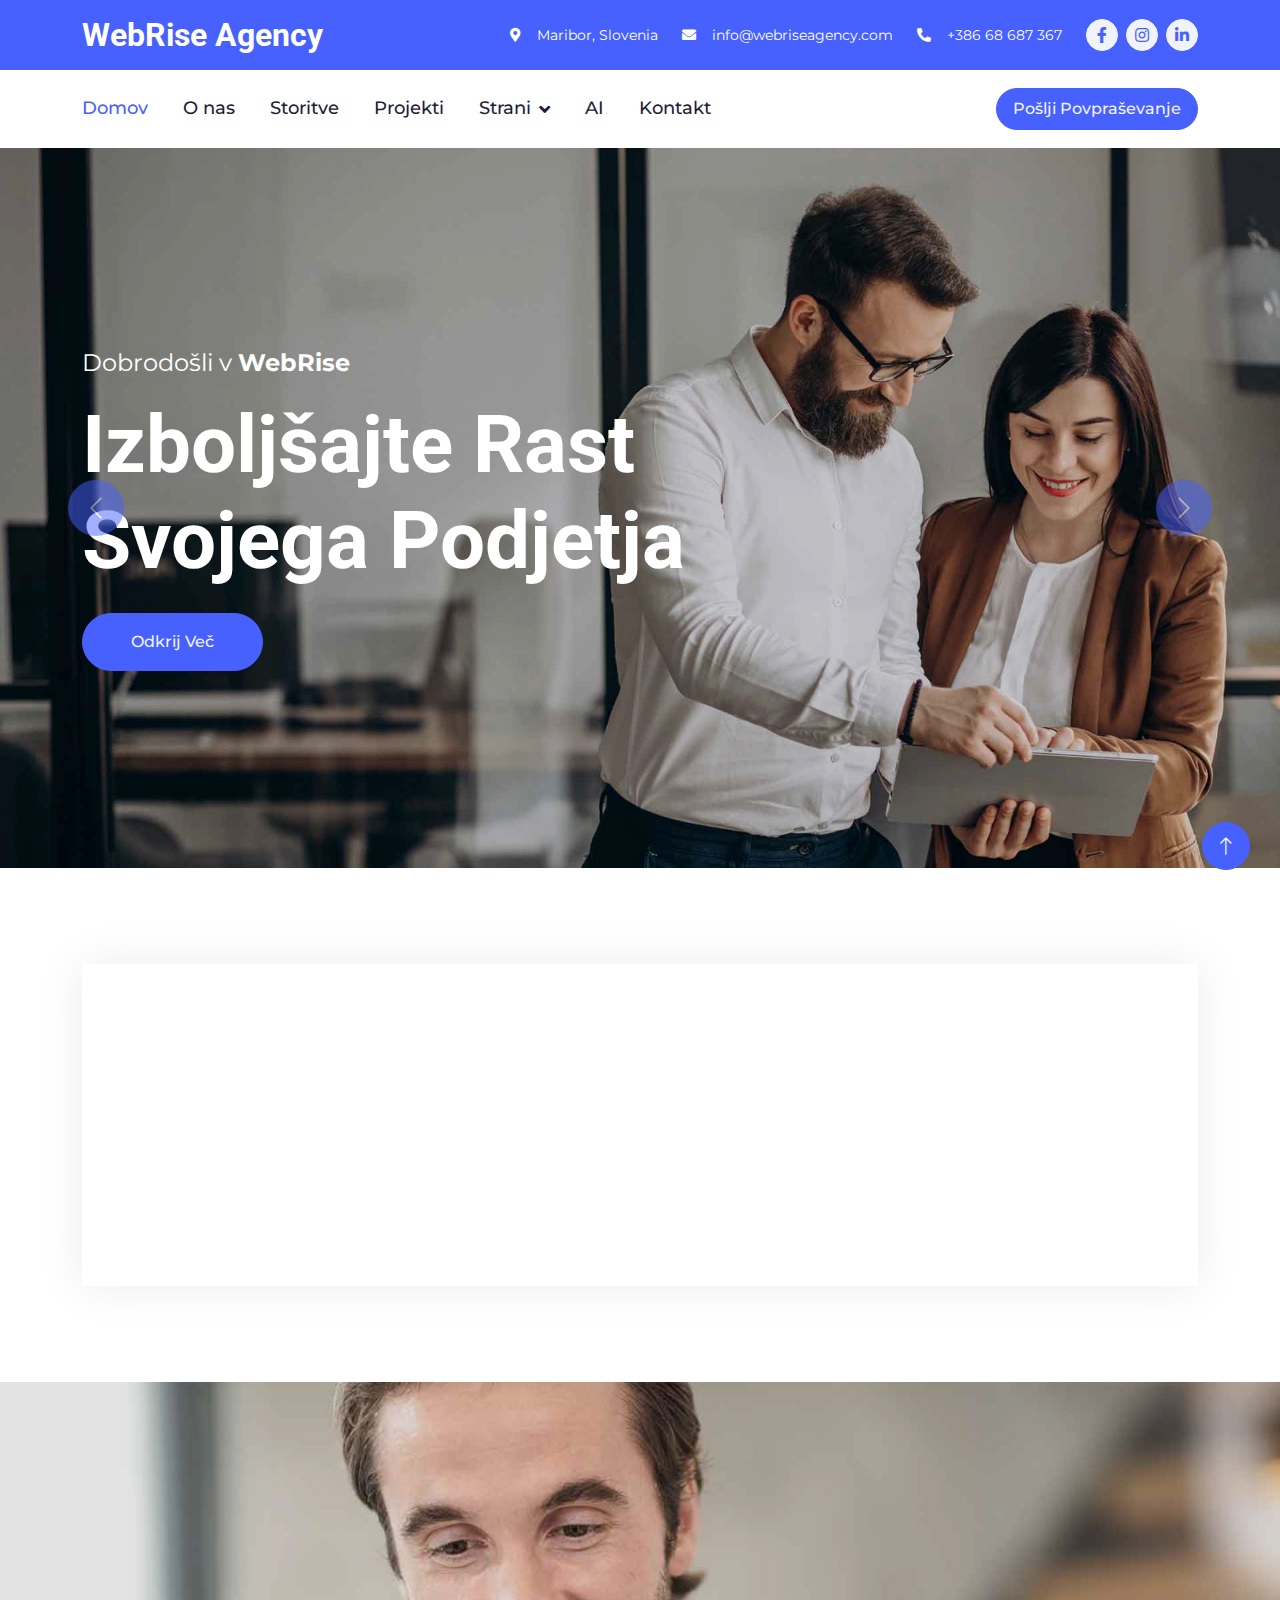
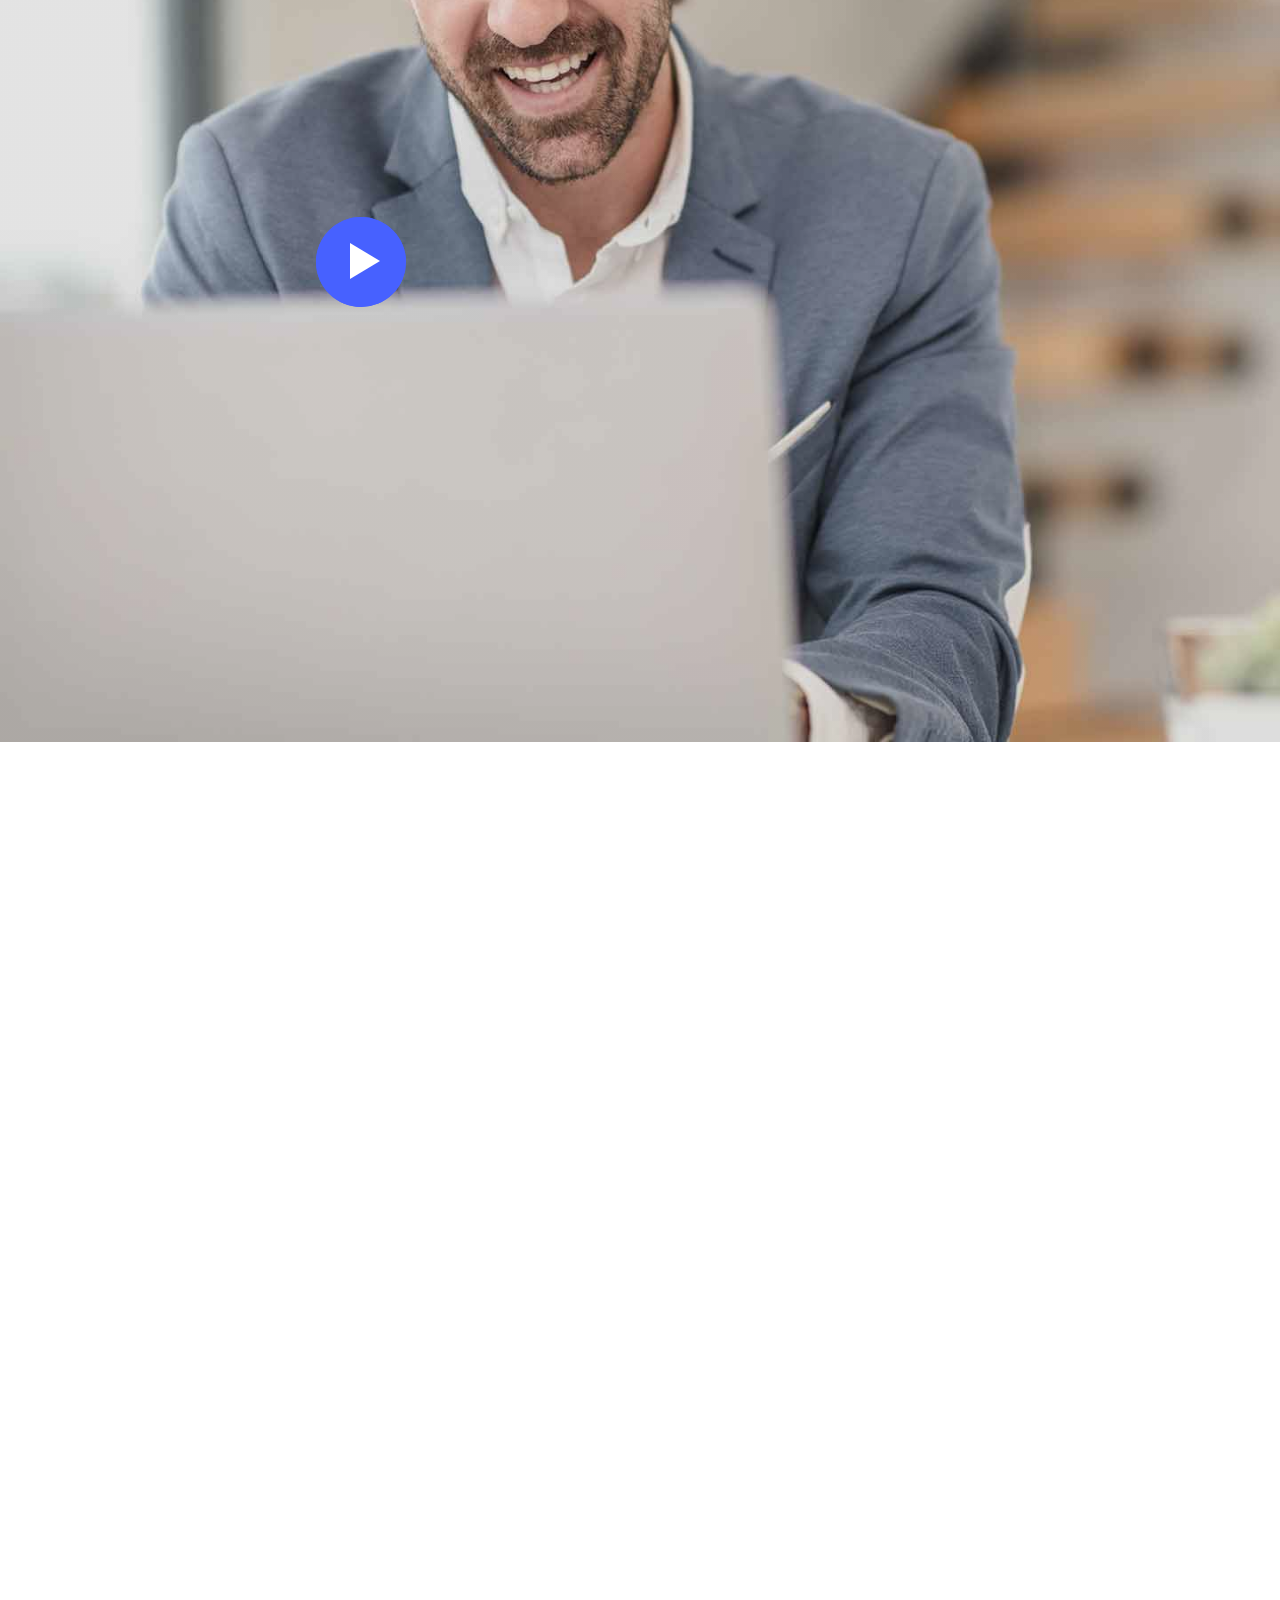
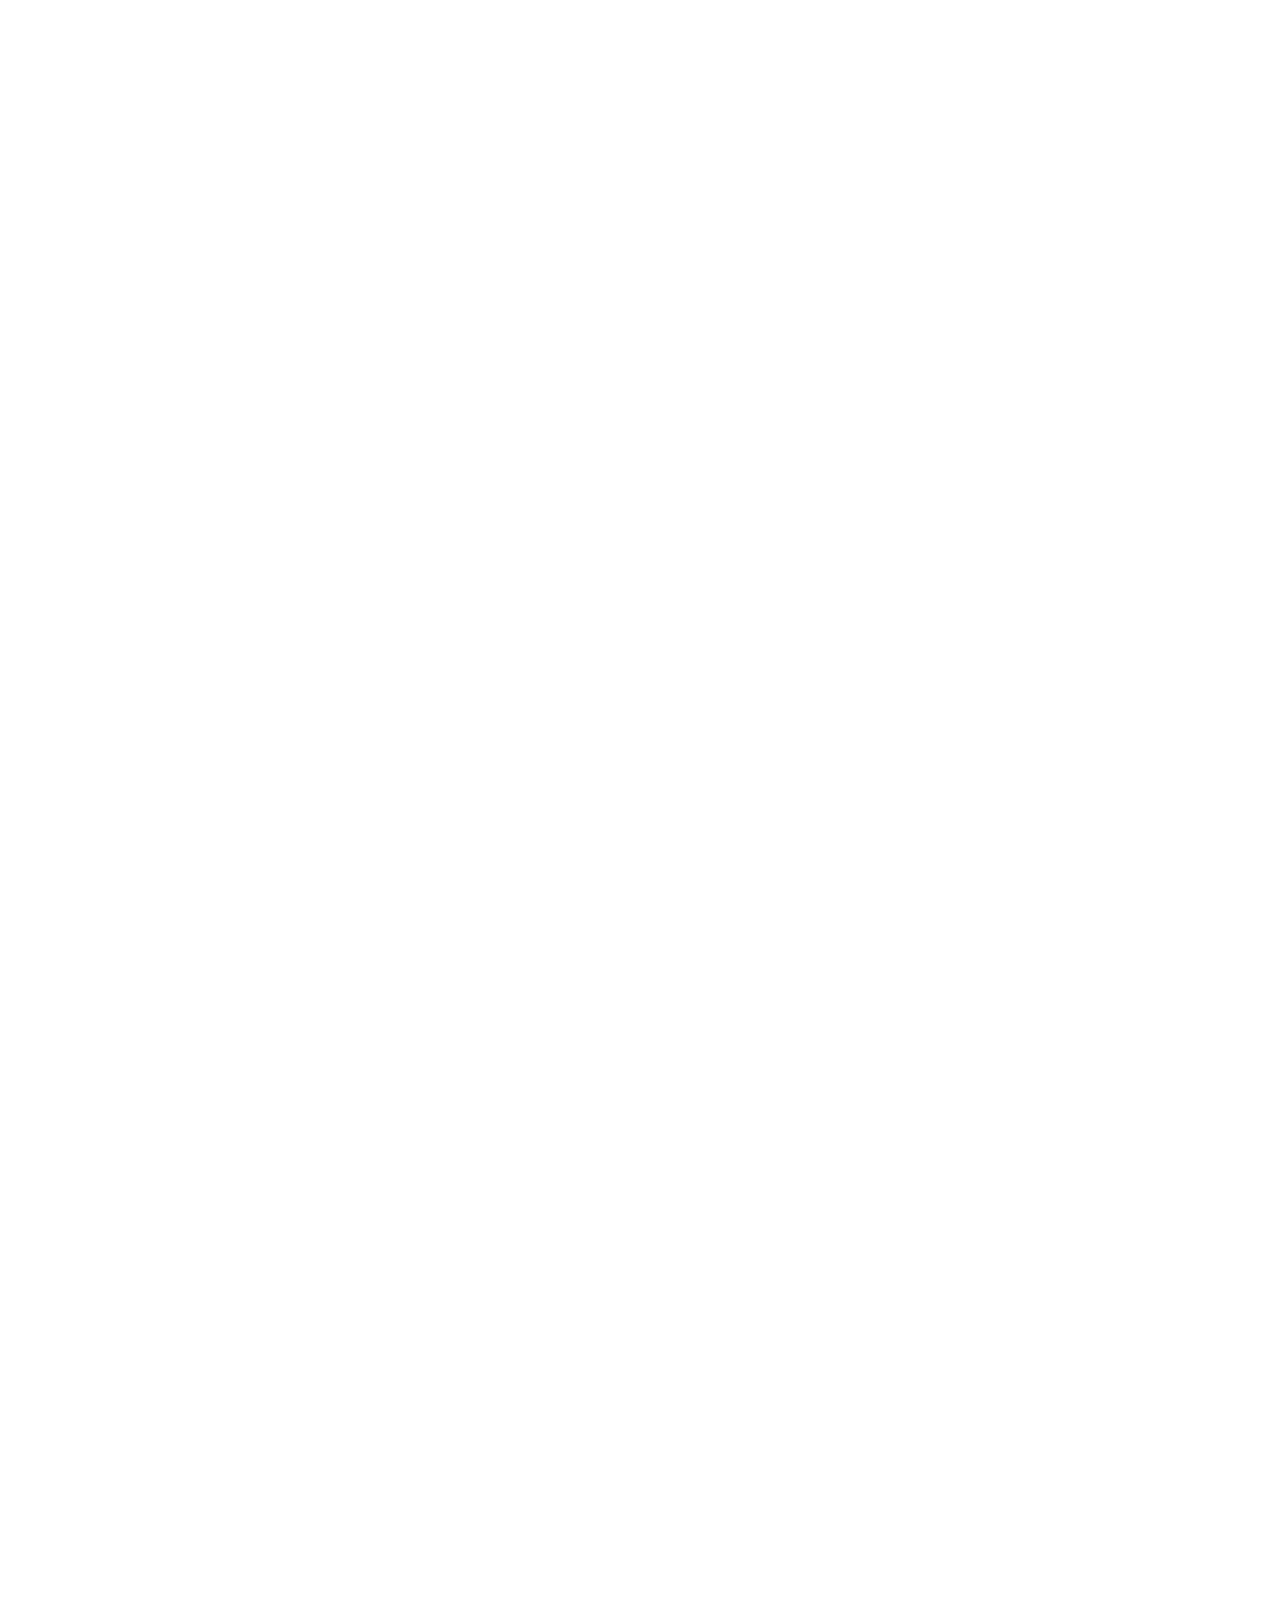
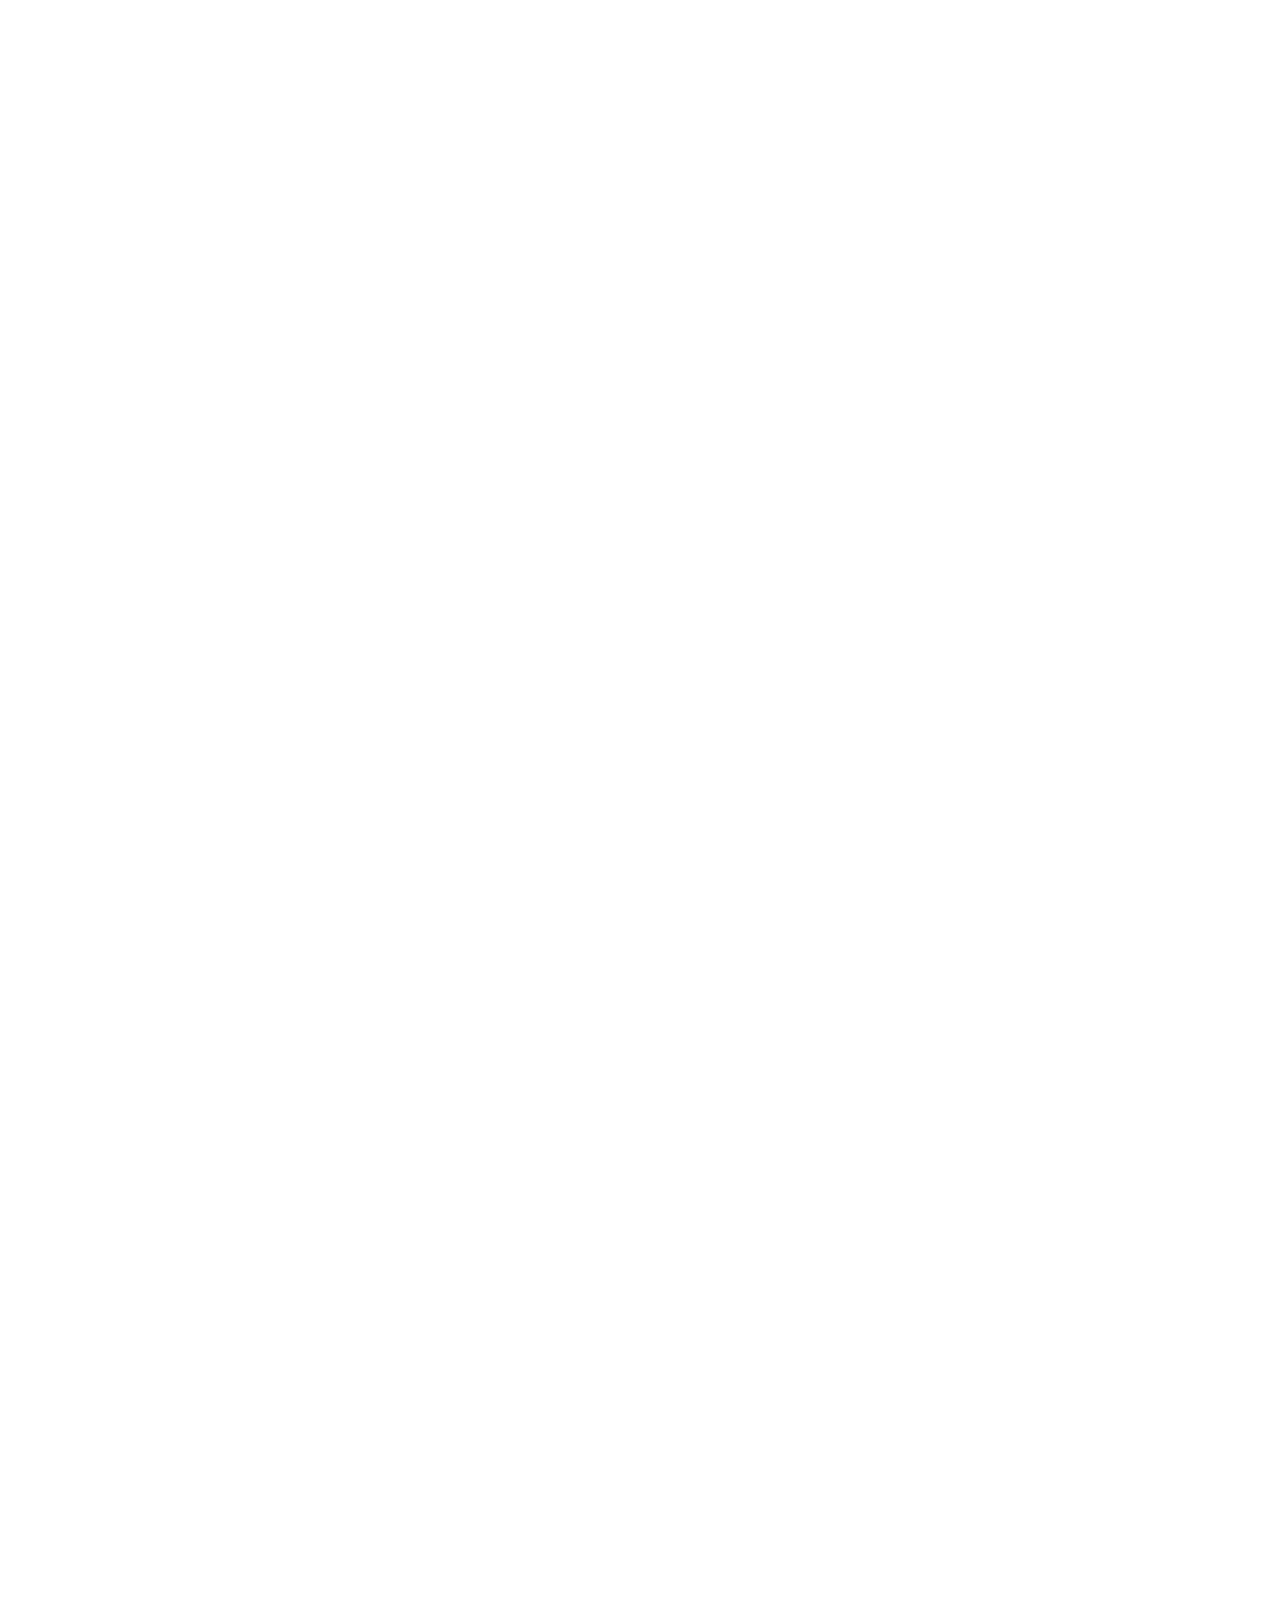
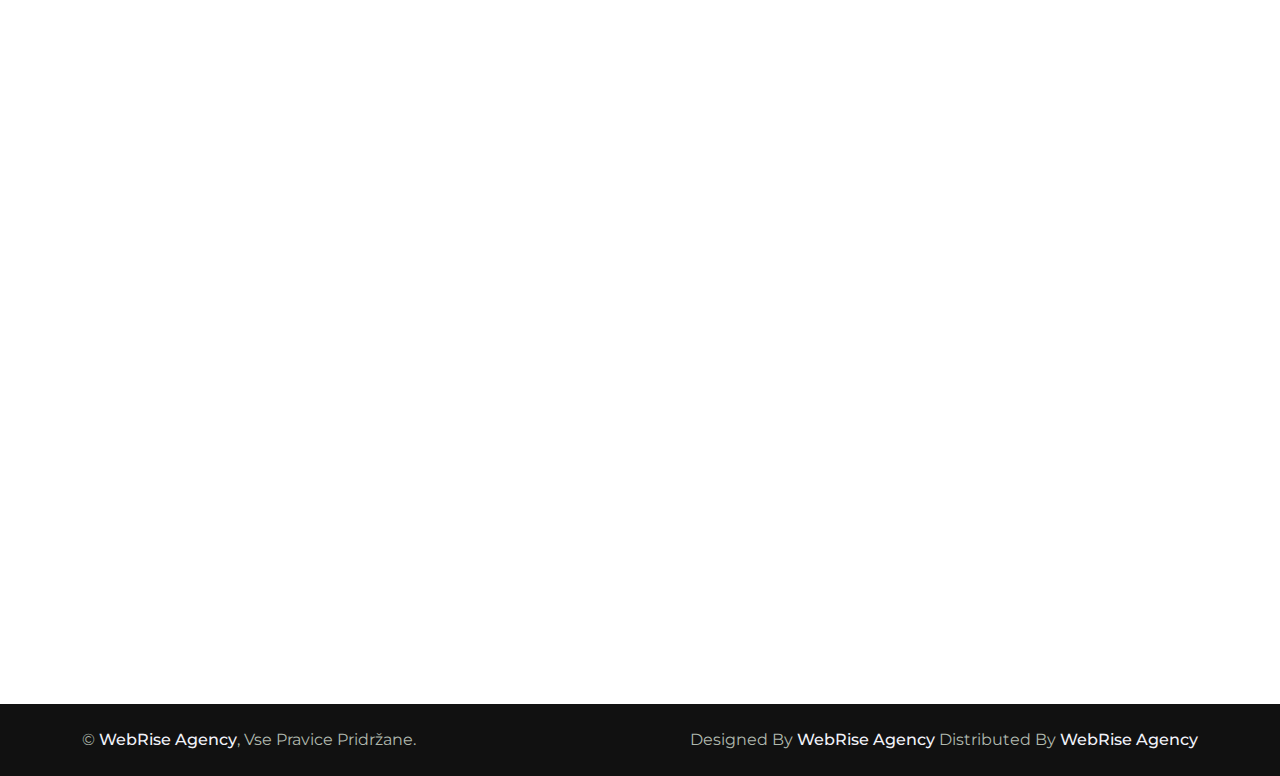
<file: index.html>
<!DOCTYPE html>
<html lang="en">

<head>
    <meta charset="utf-8">
    <title>WebRise Agency</title>
    <meta content="width=device-width, initial-scale=1.0" name="viewport">
    <meta content="" name="keywords">
    <meta content="" name="description">

    <!-- Favicon -->
    <link href="img/favicon.ico" rel="icon">

    <!-- Google Web Fonts -->
    <link rel="preconnect" href="https://fonts.googleapis.com">
    <link rel="preconnect" href="https://fonts.gstatic.com" crossorigin>
    <link
        href="https://fonts.googleapis.com/css2?family=Montserrat:wght@400;500&family=Roboto:wght@500;700&display=swap"
        rel="stylesheet">

    <!-- Icon Font Stylesheet -->
    <link href="https://cdnjs.cloudflare.com/ajax/libs/font-awesome/5.10.0/css/all.min.css" rel="stylesheet">
    <link href="https://cdn.jsdelivr.net/npm/bootstrap-icons@1.4.1/font/bootstrap-icons.css" rel="stylesheet">

    <!-- Libraries Stylesheet -->
    <link href="lib/animate/animate.min.css" rel="stylesheet">
    <link href="lib/owlcarousel/assets/owl.carousel.min.css" rel="stylesheet">
    <link href="lib/lightbox/css/lightbox.min.css" rel="stylesheet">

    <!-- Customized Bootstrap Stylesheet -->
    <link href="css/bootstrap.min.css" rel="stylesheet">

    <!-- Template Stylesheet -->
    <link href="css/style.css" rel="stylesheet">
</head>

<body>
    <!-- Spinner Start -->
    <div id="spinner"
        class="show bg-white position-fixed translate-middle w-100 vh-100 top-50 start-50 d-flex align-items-center justify-content-center">
        <div class="spinner-border text-primary" role="status" style="width: 3rem; height: 3rem;"></div>
    </div>
    <!-- Spinner End -->


    <!-- Topbar Start -->
    <div class="container-fluid bg-primary text-white d-none d-lg-flex">
        <div class="container py-3">
            <div class="d-flex align-items-center">
                <a href="index.html">
                    <h2 class="text-white fw-bold m-0">WebRise Agency</h2>
                </a>
                <div class="ms-auto d-flex align-items-center">
                    <small class="ms-4"><i class="fa fa-map-marker-alt me-3"></i>Maribor, Slovenia</small>
                    <small class="ms-4"><i class="fa fa-envelope me-3"></i>info@webriseagency.com</small>
                    <small class="ms-4"><i class="fa fa-phone-alt me-3"></i>+386 68 687 367</small>
                    <div class="ms-3 d-flex">
                        <a class="btn btn-sm-square btn-light text-primary rounded-circle ms-2" href="https://www.facebook.com/webriseagency/"><i
                                class="fab fa-facebook-f"></i></a>
                        <a class="btn btn-sm-square btn-light text-primary rounded-circle ms-2" href="https://www.instagram.com/webriseagency/"><i
                                class="fab fa-instagram"></i></a>
                        <a class="btn btn-sm-square btn-light text-primary rounded-circle ms-2" href="https://www.linkedin.com/company/webrise-agency/"><i
                                class="fab fa-linkedin-in"></i></a>
                    </div>
                </div>
            </div>
        </div>
    </div>
    <!-- Topbar End -->


    <!-- Navbar Start -->
    <div class="container-fluid bg-white sticky-top">
        <div class="container">
            <nav class="navbar navbar-expand-lg bg-white navbar-light p-lg-0">
                <a href="index.html" class="navbar-brand d-lg-none">
                    <h1 class="fw-bold m-0">WebRise Agency</h1>
                </a>
                <button type="button" class="navbar-toggler me-0" data-bs-toggle="collapse"
                    data-bs-target="#navbarCollapse">
                    <span class="navbar-toggler-icon"></span>
                </button>
                <div class="collapse navbar-collapse" id="navbarCollapse">
                    <div class="navbar-nav">
                        <a href="index.html" class="nav-item nav-link active">Domov</a>
                        <a href="about.html" class="nav-item nav-link">O nas</a>
                        <a href="service.html" class="nav-item nav-link">Storitve</a>
                        <a href="project.html" class="nav-item nav-link">Projekti</a>
                        <div class="nav-item dropdown">
                            <a href="#" class="nav-link dropdown-toggle" data-bs-toggle="dropdown">Strani</a>
                            <div class="dropdown-menu bg-light rounded-0 rounded-bottom m-0">
                                <a href="feature.html" class="dropdown-item">Lastnosti</a>
                                <a href="team.html" class="dropdown-item">Naša Ekipa</a>
                                <a href="testimonial.html" class="dropdown-item">Priporočila</a>
                                <a href="quote.html" class="dropdown-item">Sporočilo</a>
                                <a href="404.html" class="dropdown-item">404 Page</a>
                            </div>
                        </div>
                        <a href="ai.html" class="nav-item nav-link">AI</a>
                        <a href="contact.html" class="nav-item nav-link">Kontakt</a>
                    </div>
                    <div class="ms-auto d-none d-lg-block">
                        <a href="contact.html" class="btn btn-primary rounded-pill py-2 px-3">Pošlji Povpraševanje</a>
                    </div>
                </div>
            </nav>
        </div>
    </div>
    <!-- Navbar End -->


    <!-- Carousel Start -->
    <div class="container-fluid px-0 mb-5">
        <div id="header-carousel" class="carousel slide carousel-fade" data-bs-ride="carousel">
            <div class="carousel-inner">
                <div class="carousel-item active">
                    <img class="w-100" src="img/carousel-1.jpg" alt="Image">
                    <div class="carousel-caption">
                        <div class="container">
                            <div class="row justify-content-start">
                                <div class="col-lg-7 text-start">
                                    <p class="fs-4 text-white animated slideInRight">Dobrodošli v
                                        <strong>WebRise</strong>
                                    </p>
                                    <h1 class="display-1 text-white mb-4 animated slideInRight">Izboljšajte Rast Svojega Podjetja</h1>
                                    <a href="service.html"
                                        class="btn btn-primary rounded-pill py-3 px-5 animated slideInRight">Odkrij Več</a>
                                </div>
                            </div>
                        </div>
                    </div>
                </div>
                <div class="carousel-item">
                    <img class="w-100" src="img/carousel-2.jpg" alt="Image">
                    <div class="carousel-caption">
                        <div class="container">
                            <div class="row justify-content-end">
                                <div class="col-lg-7 text-end">
                                    <p class="fs-4 text-white animated slideInLeft">Dobrodošli v <strong>WebRise</strong>
                                    </p>
                                    <h1 class="display-1 text-white mb-5 animated slideInLeft">Ste Pripravljeni Na Rast Svojega Podjetja</h1>
                                    <a href="service.html"
                                        class="btn btn-primary rounded-pill py-3 px-5 animated slideInLeft">Odkrij
                                        Več</a>
                                </div>
                            </div>
                        </div>
                    </div>
                </div>
            </div>
            <button class="carousel-control-prev" type="button" data-bs-target="#header-carousel" data-bs-slide="prev">
                <span class="carousel-control-prev-icon" aria-hidden="true"></span>
                <span class="visually-hidden">Previous</span>
            </button>
            <button class="carousel-control-next" type="button" data-bs-target="#header-carousel" data-bs-slide="next">
                <span class="carousel-control-next-icon" aria-hidden="true"></span>
                <span class="visually-hidden">Next</span>
            </button>
        </div>
    </div>
    <!-- Carousel End -->


    <!-- Features Start -->
    <div class="container-xxl py-5">
        <div class="container">
            <div class="row g-0 feature-row">
                <div class="col-md-6 col-lg-3 wow fadeIn" data-wow-delay="0.1s">
                    <div class="feature-item border h-100 p-5">
                        <div class="btn-square bg-light rounded-circle mb-4" style="width: 64px; height: 64px;">
                            <img class="img-fluid" src="img/icon/icon-1.png" alt="Icon">
                        </div>
                        <h5 class="mb-3">Vredni Nagrade</h5>
                        <p class="mb-0">Prejeli smo več nagrad za naše digitalne rešitve</p>
                    </div>
                </div>
                <div class="col-md-6 col-lg-3 wow fadeIn" data-wow-delay="0.3s">
                    <div class="feature-item border h-100 p-5">
                        <div class="btn-square bg-light rounded-circle mb-4" style="width: 64px; height: 64px;">
                            <img class="img-fluid" src="img/icon/icon-2.png" alt="Icon">
                        </div>
                        <h5 class="mb-3">Profesionalna Ekipa</h5>
                        <p class="mb-0">Smo ekipa profesionalcev, ki vedno poskrbi za najboljše rezultate</p>
                    </div>
                </div>
                <div class="col-md-6 col-lg-3 wow fadeIn" data-wow-delay="0.5s">
                    <div class="feature-item border h-100 p-5">
                        <div class="btn-square bg-light rounded-circle mb-4" style="width: 64px; height: 64px;">
                            <img class="img-fluid" src="img/icon/icon-3.png" alt="Icon">
                        </div>
                        <h5 class="mb-3">Nizke Cene</h5>
                        <p class="mb-0">Kljub visoki kakovosti, vam vedno zagotavljamo naj nižje cene</p>
                    </div>
                </div>
                <div class="col-md-6 col-lg-3 wow fadeIn" data-wow-delay="0.7s">
                    <div class="feature-item border h-100 p-5">
                        <div class="btn-square bg-light rounded-circle mb-4" style="width: 64px; height: 64px;">
                            <img class="img-fluid" src="img/icon/icon-4.png" alt="Icon">
                        </div>
                        <h5 class="mb-3">24/7 Podpora</h5>
                        <p class="mb-0">Zagotavljamo vam 24 urno podporo preko našega maila</p>
                    </div>
                </div>
            </div>
        </div>
    </div>
    <!-- Features End -->


    <!-- About Start -->
    <div class="container-xxl about my-5">
        <div class="container">
            <div class="row g-0">
                <div class="col-lg-6">
                    <div class="h-100 d-flex align-items-center justify-content-center" style="min-height: 300px;">
                        <button type="button" class="btn-play" data-bs-toggle="modal"
                            data-src="https://www.youtube.com/embed/DWRcNpR6Kdc" data-bs-target="#videoModal">
                            <span></span>
                        </button>
                    </div>
                </div>
                <div class="col-lg-6 pt-lg-5 wow fadeIn" data-wow-delay="0.5s">
                    <div class="bg-white rounded-top p-5 mt-lg-5">
                        <p class="fs-5 fw-medium text-primary">O Nas</p>
                        <h1 class="display-6 mb-4">Povzpnite Svoje Podjetje Z Najboljšo Digitalno Agencijo Na Trgu</h1>
                        <p class="mb-4">Smo ustvarjalna ekipa strokovnjakov, specializiranih za izdelavo spletnih strani, digitalni marketing, fotografijo, videoprodukcijo in upravljanje socialnih omrežij. Naša strast je pomagati podjetjem doseči svoj digitalni potencial in izstopati v online prostoru. S kombinacijo kreativnosti, tehnološkega znanja in strategije, ustvarjamo edinstvene digitalne rešitve, ki prinašajo rezultate in pomagajo našim strankam rasti ter doseči uspeh.</p>
                        <div class="row g-5 pt-2 mb-5">
                            <div class="col-sm-6">
                                <img class="img-fluid mb-4" src="img/icon/icon-5.png" alt="">
                                <h5 class="mb-3">Opravljanje Storitev</h5>
                                <span>Poskrbimo da je vsaka storitev opravljena popolno</span>
                            </div>
                            <div class="col-sm-6">
                                <img class="img-fluid mb-4" src="img/icon/icon-2.png" alt="">
                                <h5 class="mb-3">Predani Strokovnjaki</h5>
                                <span>Smo strokovnjaki, predani svojemu področju</span>
                            </div>
                        </div>
                        <a class="btn btn-primary rounded-pill py-3 px-5" href="service.html">Odkrij Več</a>
                    </div>
                </div>
            </div>
        </div>
    </div>
    <!-- About End -->


    <!-- Video Modal Start -->
    <div class="modal modal-video fade" id="videoModal" tabindex="-1" aria-labelledby="exampleModalLabel"
        aria-hidden="true">
        <div class="modal-dialog">
            <div class="modal-content rounded-0">
                <div class="modal-header">
                    <h3 class="modal-title" id="exampleModalLabel">Youtube Video</h3>
                    <button type="button" class="btn-close" data-bs-dismiss="modal" aria-label="Close"></button>
                </div>
                <div class="modal-body">
                    <!-- 16:9 aspect ratio -->
                    <div class="ratio ratio-16x9">
                        <iframe class="embed-responsive-item" src="" id="video" allowfullscreen
                            allowscriptaccess="always" allow="autoplay"></iframe>
                    </div>
                </div>
            </div>
        </div>
    </div>
    <!-- Video Modal End -->


    <!-- Service Start -->
    <div class="container-xxl py-5">
        <div class="container">
            <div class="text-center mx-auto wow fadeInUp" data-wow-delay="0.1s" style="max-width: 500px;">
                <p class="fs-5 fw-medium text-primary">Naše Storitve</p>
                <h1 class="display-5 mb-5">Digitalne storitve, ki jih ponujamo</h1>
            </div>
            <div class="row g-4">
                <div class="col-lg-4 col-md-6 wow fadeInUp" data-wow-delay="0.1s">
                    <div class="service-item position-relative h-100">
                        <div class="service-text rounded p-5">
                            <div class="btn-square bg-light rounded-circle mx-auto mb-4"
                                style="width: 64px; height: 64px;">
                                <img class="img-fluid" src="img/icon/icon-5.png" alt="Icon">
                            </div>
                            <h5 class="mb-3">Spletno Oglaševanje</h4>
                                <p class="mb-0">Specializirani smo za spletno oglaševanje, ki vam pomaga doseči uspeh v digitalnem svetu. Z učinkovitimi in ciljno usmerjenimi kampanjami vam zagotavljamo večjo prepoznavnost, povečan promet in uspešne konverzije.</p>
                        </div>
                        <div class="service-btn rounded-0 rounded-bottom">
                            <a class="text-primary fw-medium" href="">Preberi Več<i
                                    class="bi bi-chevron-double-right ms-2"></i></a>
                        </div>
                    </div>
                </div>
                <div class="col-lg-4 col-md-6 wow fadeInUp" data-wow-delay="0.3s">
                    <div class="service-item position-relative h-100">
                        <div class="service-text rounded p-5">
                            <div class="btn-square bg-light rounded-circle mx-auto mb-4"
                                style="width: 64px; height: 64px;">
                                <img class="img-fluid" src="img/icon/icon-6.png" alt="Icon">
                            </div>
                            <h5 class="mb-3">Izdelava Spletnih Strani</h4>
                                <p class="mb-0">Ustvarjamo privlačne in prilagojene spletne strani za vaše podjetje. Naša ekipa oblikovalcev poskrbi za sodoben dizajn in odlično uporabniško izkušnjo. Z optimizacijo za iskalnike in mobilno prilagodljivostjo bo vaša spletna stran dosegljiva na vseh napravah.</p>
                        </div>
                        <div class="service-btn rounded-0 rounded-bottom">
                            <a class="text-primary fw-medium" href="">Preberi Več<i
                                    class="bi bi-chevron-double-right ms-2"></i></a>
                        </div>
                    </div>
                </div>
                <div class="col-lg-4 col-md-6 wow fadeInUp" data-wow-delay="0.5s">
                    <div class="service-item position-relative h-100">
                        <div class="service-text rounded p-5">
                            <div class="btn-square bg-light rounded-circle mx-auto mb-4"
                                style="width: 64px; height: 64px;">
                                <img class="img-fluid" src="img/icon/icon-7.png" alt="Icon">
                            </div>
                            <h5 class="mb-3">Fotografija In Video</h4>
                                <p class="mb-0">Naša ekipa je specializirana za fotografijo in video produkcijo, ki vam omogoča ustvarjanje vrhunskih vizualnih vsebin. S fotografiranjem ter urejanjem fotografij in videov vam zagotavljamo izjemno kakovostne rezultate.</p>
                        </div>
                        <div class="service-btn rounded-0 rounded-bottom">
                            <a class="text-primary fw-medium" href="">Preberi Več<i
                                    class="bi bi-chevron-double-right ms-2"></i></a>
                        </div>
                    </div>
                </div>
                <div class="col-lg-4 col-md-6 wow fadeInUp" data-wow-delay="0.1s">
                    <div class="service-item position-relative h-100">
                        <div class="service-text rounded p-5">
                            <div class="btn-square bg-light rounded-circle mx-auto mb-4"
                                style="width: 64px; height: 64px;">
                                <img class="img-fluid" src="img/icon/icon-8.png" alt="Icon">
                            </div>
                            <h5 class="mb-3">Socialna Omrežja</h4>
                                <p class="mb-0">Prevzamemo vodenje vaših socialnih omrežij, kar vam omogoča uspeh v digitalnem marketingu. Z ustvarjanjem kakovostnih vsebin, angažiranjem občinstva in analizo rezultatov bomo povečali vašo prisotnost ter interakcijo s ciljno skupino. </p>
                        </div>
                        <div class="service-btn rounded-0 rounded-bottom">
                            <a class="text-primary fw-medium" href="">Preberi Več<i
                                    class="bi bi-chevron-double-right ms-2"></i></a>
                        </div>
                    </div>
                </div>
                <div class="col-lg-4 col-md-6 wow fadeInUp" data-wow-delay="0.3s">
                    <div class="service-item position-relative h-100">
                        <div class="service-text rounded p-5">
                            <div class="btn-square bg-light rounded-circle mx-auto mb-4"
                                style="width: 64px; height: 64px;">
                                <img class="img-fluid" src="img/icon/icon-9.png" alt="Icon">
                            </div>
                            <h5 class="mb-3">SEO</h4>
                                <p class="mb-0">Specializirani smo za SEO (optimizacija spletnih strani) in vam pomagamo doseči visoko uvrstitev na iskalnikih. Z našim strokovnim pristopom bomo povečali vidnost vaše spletne strani, privabili več organskega prometa ter izboljšali konverzije. Nudimo podporo pri celotni analizi. </p>
                        </div>
                        <div class="service-btn rounded-0 rounded-bottom">
                            <a class="text-primary fw-medium" href="">Preberi Več<i
                                    class="bi bi-chevron-double-right ms-2"></i></a>
                        </div>
                    </div>
                </div>
                <div class="col-lg-4 col-md-6 wow fadeInUp" data-wow-delay="0.5s">
                    <div class="service-item position-relative h-100">
                        <div class="service-text rounded p-5">
                            <div class="btn-square bg-light rounded-circle mx-auto mb-4"
                                style="width: 64px; height: 64px;">
                                <img class="img-fluid" src="img/icon/icon-10.png" alt="Icon">
                            </div>
                            <h5 class="mb-3">Spletno Oblikovanje</h4>
                                <p class="mb-0">Naša ekipa je specializirana za oblikovanje edinstvenih vizualnih elementov, kot so logotipi, grafični elementi in celostna podoba. S poudarkom na kreativnosti in estetiki, vam bomo ustvarili vizualno privlačne rešitve, ki bodo izražale identiteto vaše blagovne znamke. </p>
                        </div>
                        <div class="service-btn rounded-0 rounded-bottom">
                            <a class="text-primary fw-medium" href="">Preberi Več<i
                                    class="bi bi-chevron-double-right ms-2"></i></a>
                        </div>
                    </div>
                </div>
            </div>
        </div>
    </div>
    <!-- Service End -->


   <!-- Project Start -->
    <div class="container-xxl pt-5">
        <div class="container">
            <div class="text-center text-md-start pb-5 pb-md-0 wow fadeInUp" data-wow-delay="0.1s"
                style="max-width: 500px;">
                <p class="fs-5 fw-medium text-primary">Naši Projekti</p>
                <h1 class="display-5 mb-5">Končali Smo Že Veliko Uspešnih Projektov</h1>
            </div>
            <div class="owl-carousel project-carousel wow fadeInUp" data-wow-delay="0.1s">
                
                <div class="project-item mb-5">
                    <div class="position-relative">
                        <img class="img-fluid" src="img/inki.jpg" alt="">
                        <div class="project-overlay">
                            <a class="btn btn-lg-square btn-light rounded-circle m-1" href="img/inki.jpg"
                                data-lightbox="project"><i class="fa fa-eye"></i></a>
                            <a class="btn btn-lg-square btn-light rounded-circle m-1" href=""><i
                                    class="fa fa-link"></i></a>
                        </div>
                    </div>
                    <div class="p-4">
                        <a class="d-block h5" href="">Prenova Spletne Strani</a>
                        <span>Prenovili smo spletno stran podjetja Poročni Bazar Inki, katero tudi vzdržujemo</span>
                    </div>
                </div>
                <div class="project-item mb-5">
                    <div class="position-relative">
                        <img class="img-fluid" src="img/modules2.png" alt="">
                        <div class="project-overlay">
                            <a class="btn btn-lg-square btn-light rounded-circle m-1" href="img/modules2.png"
                                data-lightbox="project"><i class="fa fa-eye"></i></a>
                            <a class="btn btn-lg-square btn-light rounded-circle m-1" href=""><i
                                    class="fa fa-link"></i></a>
                        </div>
                    </div>
                    <div class="p-4">
                        <a class="d-block h5" href="">Spletna Optimizacija(SEO)</a>
                        <span>Skrbimo in vzdržujemo SEO za podjetje Modules</span>
                    </div>
                </div>
                <div class="project-item mb-5">
                    <div class="position-relative">
                        <img class="img-fluid" src="img/filipendula.png" alt="">
                        <div class="project-overlay">
                            <a class="btn btn-lg-square btn-light rounded-circle m-1" href="img/filipendula.png"
                                data-lightbox="project"><i class="fa fa-eye"></i></a>
                            <a class="btn btn-lg-square btn-light rounded-circle m-1" href=""><i
                                    class="fa fa-link"></i></a>
                        </div>
                    </div>
                    <div class="p-4">
                        <a class="d-block h5" href="">Fotografija Produktov</a>
                        <span>Fotografirali smo produkte za podjetje Filipendula</span>
                    </div>
                </div>
                <div class="project-item mb-5">
                    <div class="position-relative">
                        <img class="img-fluid" src="img/modules2.png" alt="Filipendula">
                        <div class="project-overlay">
                            <a class="btn btn-lg-square btn-light rounded-circle m-1" href="img/modules2.png"
                                data-lightbox="project"><i class="fa fa-eye"></i></a>
                            <a class="btn btn-lg-square btn-light rounded-circle m-1" href=""><i
                                    class="fa fa-link"></i></a>
                        </div>
                    </div>
                    <div class="p-4">
                        <a class="d-block h5" href="">Obnova Spletne Strani</a>
                        <span>Obnovili smo spletno stran za podjetje Modules, katero tudi vzdržujemo</span>
                    </div>
                </div>
            </div>
        </div>
    </div>
    <!-- Project End -->


    <!-- Quote Start -->
    <div class="container-xxl py-5">
        <div class="container">
            <div class="row g-5">
                <div class="col-lg-6 wow fadeInUp" data-wow-delay="0.1s">
                    <p class="fs-5 fw-medium text-primary">Pošlji Povpraševanje</p>
                    <h1 class="display-5 mb-4">Potrebujete Pomoč? Tukaj Smo Za Vas!</h1>
                    <p>Če imate kakršno koli vprašanje ali pa ste zainteresirani v naše storitve smo vam na voljo 24/7</p>
                    
                    <a class="d-inline-flex align-items-center rounded overflow-hidden border border-primary" href="">
                        <span class="btn-lg-square bg-primary" style="width: 55px; height: 55px;">
                            <i class="fa fa-phone-alt text-white"></i>
                        </span>
                        <span class="fs-5 fw-medium mx-4">+386 68 687 367</span>
                    </a>
                </div>
                <div class="col-lg-6 wow fadeInUp" data-wow-delay="0.5s">
                    <h2 class="mb-4">Pošlji Povpraševanje</h2>
                    <form action="https://formsubmit.co/info@webriseagency.com" method="POST">
                        <input type="hidden" name="_next" value="https://webriseagency.com/index.html">
                    <div class="row g-3">
                        <div class="col-sm-6">
                            <div class="form-floating">
                                <input name="name" type="text" class="form-control" id="name" placeholder="Your Name">
                                <label for="name">Vaše Ime</label>
                            </div>
                        </div>
                        <div class="col-sm-6">
                            <div class="form-floating">
                                <input name="mail" type="email" class="form-control" id="mail" placeholder="Your Email">
                                <label for="mail">Vaša E-pošta</label>
                            </div>
                        </div>
                        <div class="col-sm-6">
                            <div class="form-floating">
                                <input name="mobile" type="text" class="form-control" id="mobile" placeholder="Your Mobile">
                                <label for="mobile">Vaša Telefonska Številka</label>
                            </div>
                        </div>
                        <div class="col-sm-6">
                            <div class="form-floating">
                                <select name="service" class="form-select" id="service">
                                    <option value="">Spletno Oglaševanje</option>
                                    <option value="">Socialna Omrežja</option>
                                    <option value="">Spletne Strani</option>
                                    <option value="">Fotografija In Video</option>
                                    <option value="">SEO</option>
                                    <option value="">Spletno Oblikovanje</option>
                                </select>
                                <label for="service">Izberite Storitev</label>
                            </div>
                        </div>
                        <div class="col-12">
                            <div class="form-floating">
                                <textarea class="form-control" placeholder="Leave a message here" id="message"
                                    style="height: 130px"></textarea>
                                <label for="message">Sporočilo</label>
                            </div>
                        </div>
                        <div class="col-12 text-center">
                            <button class="btn btn-primary w-100 py-3" type="submit">Pošlji Zdaj</button>
                        </div>
                    </div>
                    </form>
                </div>
            </div>
        </div>
    </div>
    <!-- Quote Start -->


    <!-- Team Start -->
    <div class="container-xxl py-5">
        <div class="container">
            <div class="text-center mx-auto wow fadeInUp" data-wow-delay="0.1s" style="max-width: 500px;">
                <p class="fs-5 fw-medium text-primary">Naša Ekipa</p>
                <h1 class="display-5 mb-5">Naša Ekipa Vam Je Pripravljena Pomagati</h1>
            </div>
            <div class="row g-4">
                <div class="col-lg-3 col-md-6 wow fadeInUp" data-wow-delay="0.1s">
                    <div class="team-item rounded overflow-hidden pb-4">
                        <img class="img-fluid mb-4" src="img/team-1..png" alt="">
                        <h5>Blaž Dakič</h5>
                        <span class="text-primary">Founder & CEO</span>
                        <ul class="team-social">
                            <li><a class="btn btn-square" href=""><i class="fab fa-facebook-f"></i></a></li>
                            <li><a class="btn btn-square" href=""><i class="fab fa-twitter"></i></a></li>
                            <li><a class="btn btn-square" href=""><i class="fab fa-instagram"></i></a></li>
                            <li><a class="btn btn-square" href=""><i class="fab fa-linkedin-in"></i></a></li>
                        </ul>
                    </div>
                </div>
                <div class="col-lg-3 col-md-6 wow fadeInUp" data-wow-delay="0.3s">
                    <div class="team-item rounded overflow-hidden pb-4">
                        <img class="img-fluid mb-4" src="img/team-2..png" alt="">
                        <h5>Matic Dakič</h5>
                        <span class="text-primary">Co Founder</span>
                        <ul class="team-social">
                            <li><a class="btn btn-square" href=""><i class="fab fa-facebook-f"></i></a></li>
                            <li><a class="btn btn-square" href=""><i class="fab fa-twitter"></i></a></li>
                            <li><a class="btn btn-square" href=""><i class="fab fa-instagram"></i></a></li>
                            <li><a class="btn btn-square" href=""><i class="fab fa-linkedin-in"></i></a></li>
                        </ul>
                    </div>
                </div>
                <div class="col-lg-3 col-md-6 wow fadeInUp" data-wow-delay="0.5s">
                    <div class="team-item rounded overflow-hidden pb-4">
                        <img class="img-fluid mb-4" src="img/team-4..png" alt="">
                        <h5>Ema Kres</h5>
                        <span class="text-primary">Executive Manager</span>
                        <ul class="team-social">
                            <li><a class="btn btn-square" href=""><i class="fab fa-facebook-f"></i></a></li>
                            <li><a class="btn btn-square" href=""><i class="fab fa-twitter"></i></a></li>
                            <li><a class="btn btn-square" href=""><i class="fab fa-instagram"></i></a></li>
                            <li><a class="btn btn-square" href=""><i class="fab fa-linkedin-in"></i></a></li>
                        </ul>
                    </div>
                </div>
                <div class="col-lg-3 col-md-6 wow fadeInUp" data-wow-delay="0.7s">
                    <div class="team-item rounded overflow-hidden pb-4">
                        <img class="img-fluid mb-4" src="img/team-3..png" alt="">
                        <h5>Marko Pinter</h5>
                        <span class="text-primary">Digital Marketer</span>
                        <ul class="team-social">
                            <li><a class="btn btn-square" href=""><i class="fab fa-facebook-f"></i></a></li>
                            <li><a class="btn btn-square" href=""><i class="fab fa-twitter"></i></a></li>
                            <li><a class="btn btn-square" href=""><i class="fab fa-instagram"></i></a></li>
                            <li><a class="btn btn-square" href=""><i class="fab fa-linkedin-in"></i></a></li>
                        </ul>
                    </div>
                </div>
            </div>
        </div>
    </div>
    <!-- Team End -->


    <!-- Testimonial Start -->
    <div class="container-xxl pt-5">
        <div class="container">
            <div class="text-center text-md-start pb-5 pb-md-0 wow fadeInUp" data-wow-delay="0.1s"
                style="max-width: 500px;">
                <p class="fs-5 fw-medium text-primary">Priporočila</p>
                <h1 class="display-5 mb-5">Kaj Si O Nas Menijo Naše Stranke!</h1>
            </div>
            <div class="owl-carousel testimonial-carousel wow fadeInUp" data-wow-delay="0.1s">
                <div class="testimonial-item rounded p-4 p-lg-5 mb-5">
                    <img class="mb-4" src="img/testimonial-5.JPG" alt="">
                    <p class="mb-4">"Vesel sem, da sodelujem z WebRise Agency, saj mi marketing končno prinaša rezultate! Drugje teh ni bilo, sedaj so - od njih dobim jasno komunikacijo in kakovostno strategijo marketinga. Z novo spletno stranjo, pripravo vsebin in deljenjem preko družbenih omrežij se širi glas o KiberBot. Zelo sem zadovoljen." </p>
                    <h5>Luka</h5>
                    <span class="text-primary">KiberBot</span>
                </div>
                <div class="testimonial-item rounded p-4 p-lg-5 mb-5">
                    <img class="mb-4" src="img/testimonial-2.jpg" alt="">
                    <p class="mb-4">"Naša želja je bila najti agencijo, ki nam bo v celoti pomagala pri rasti našega mladega podjetja. Že na prvem sestanku smo začutili njihovo strokovnost, vizijo in postavili strategijo - vsi njihovi produkti so skrbno načrtovani, pozornost posvečajo kulturi v podjetju, kar je tudi naša ključna vrednota. V njihovi ekipi vlada dobra energija, kar nam je še olajšalo odločitev za sodelovanje.." </p>
                    <h5>Matic</h5>
                    <span class="text-primary">DMA Development</span>
                </div>
                <div class="testimonial-item rounded p-4 p-lg-5 mb-5">
                    <img class="mb-4" src="img/testimonial-1.jpg" alt="">
                    <p class="mb-4">"S pomočjo Agencije WebRise je naša nepremičnina na slika oživela. Zelo sem zadovolna z profesionalnostjo ekipe saj so vedno točni in vedno nam pripeljejo rezultate, li smo si jih želeli"</p>
                    <h5>Anja</h5>
                    <span class="text-primary">Nepremičnine</span>
                </div>
              
            </div>
        </div>
    </div>
    <!-- Testimonial End -->


    <!-- Footer Start -->
    <div class="container-fluid bg-dark footer mt-5 py-5 wow fadeIn" data-wow-delay="0.1s">
        <div class="container py-5">
            <div class="row g-5">
                <div class="col-lg-3 col-md-6">
                    <h4 class="text-white mb-4">Naša Pisarna</h4>
                    <p class="mb-2"><i class="fa fa-map-marker-alt me-3"></i>Maribor, Slovenia</p>
                    <p class="mb-2"><i class="fa fa-phone-alt me-3"></i>+386 68 687 367</p>
                    <p class="mb-2"><i class="fa fa-envelope me-3"></i>info@webriseagency.com</p>
                    <div class="d-flex pt-3">
                        <a class="btn btn-square btn-light rounded-circle me-2" href="https://www.facebook.com/webriseagency/"><i
                                class="fab fa-facebook-f"></i></a>
                        <a class="btn btn-square btn-light rounded-circle me-2" href="https://www.instagram.com/webriseagency/"><i
                                class="fab fa-instagram"></i></a>
                        <a class="btn btn-square btn-light rounded-circle me-2" href="https://www.linkedin.com/company/webrise-agency/"><i
                                class="fab fa-linkedin-in"></i></a>
                    </div>
                </div>
                <div class="col-lg-3 col-md-6">
                    <h4 class="text-white mb-4">Hitra Navigacija</h4>
                    <a class="btn btn-link" href="./about.html">O Nas</a>
                    <a class="btn btn-link" href="./contact.html">Kontakt</a>
                    <a class="btn btn-link" href="./service.html">Storitve</a>
                    <a class="btn btn-link" href="">Terms & Condition</a>
                    <a class="btn btn-link" href="">Support</a>
                </div>
                <div class="col-lg-3 col-md-6">
                    <h4 class="text-white mb-4">Delovnik</h4>
                    <p class="mb-1">Ponedeljek - Petek</p>
                    <h6 class="text-light">09:00 - 17:00</h6>
                    <p class="mb-1">Sobota</p>
                    <h6 class="text-light">12:00 - 17:00</h6>
                    <p class="mb-1">Nedelja</p>
                    <h6 class="text-light">Zaprto</h6>
                </div>
                <div class="col-lg-3 col-md-6">
                    <h4 class="text-white mb-4">Novice</h4>
                    <p>Prijavite se na naše tedenske novice</p>
                    <div class="position-relative w-100">
                        <input class="form-control bg-transparent w-100 py-3 ps-4 pe-5" type="text"
                            placeholder="Tvoja E-Pošta">
                        <button type="button"
                            class="btn btn-light py-2 position-absolute top-0 end-0 mt-2 me-2">Prijavi Se</button>
                    </div>
                </div>
            </div>
        </div>
    </div>
    <!-- Footer End -->


    <!-- Copyright Start -->
    <div class="container-fluid copyright py-4">
        <div class="container">
            <div class="row">
                <div class="col-md-6 text-center text-md-start mb-3 mb-md-0">
                    &copy; <a class="fw-medium text-light" href="index.html">WebRise Agency</a>, Vse Pravice Pridržane.
                </div>
                <div class="col-md-6 text-center text-md-end">
                    <!--/*** This template is free as long as you keep the footer author’s credit link/attribution link/backlink. If you'd like to use the template without the footer author’s credit link/attribution link/backlink, you can purchase the Credit Removal License from "https://htmlcodex.com/credit-removal". Thank you for your support. ***/-->
                    Designed By <a class="fw-medium text-light" href="./index.html">WebRise Agency</a>
                    Distributed By <a class="fw-medium text-light" href="./index.html">WebRise Agency</a>
                </div>
            </div>
        </div>
    </div>
    <!-- Copyright End -->


    <!-- Back to Top -->
    <a href="#" class="btn btn-lg btn-primary btn-lg-square rounded-circle back-to-top"><i
            class="bi bi-arrow-up"></i></a>


    <!-- JavaScript Libraries -->
    <script src="https://ajax.googleapis.com/ajax/libs/jquery/3.6.1/jquery.min.js"></script>
    <script src="https://cdn.jsdelivr.net/npm/bootstrap@5.0.0/dist/js/bootstrap.bundle.min.js"></script>
    <script src="lib/wow/wow.min.js"></script>
    <script src="lib/easing/easing.min.js"></script>
    <script src="lib/waypoints/waypoints.min.js"></script>
    <script src="lib/owlcarousel/owl.carousel.min.js"></script>
    <script src="lib/lightbox/js/lightbox.min.js"></script>

    <!-- Template Javascript -->
    <script src="js/main.js"></script>
</body>

</html>
</file>
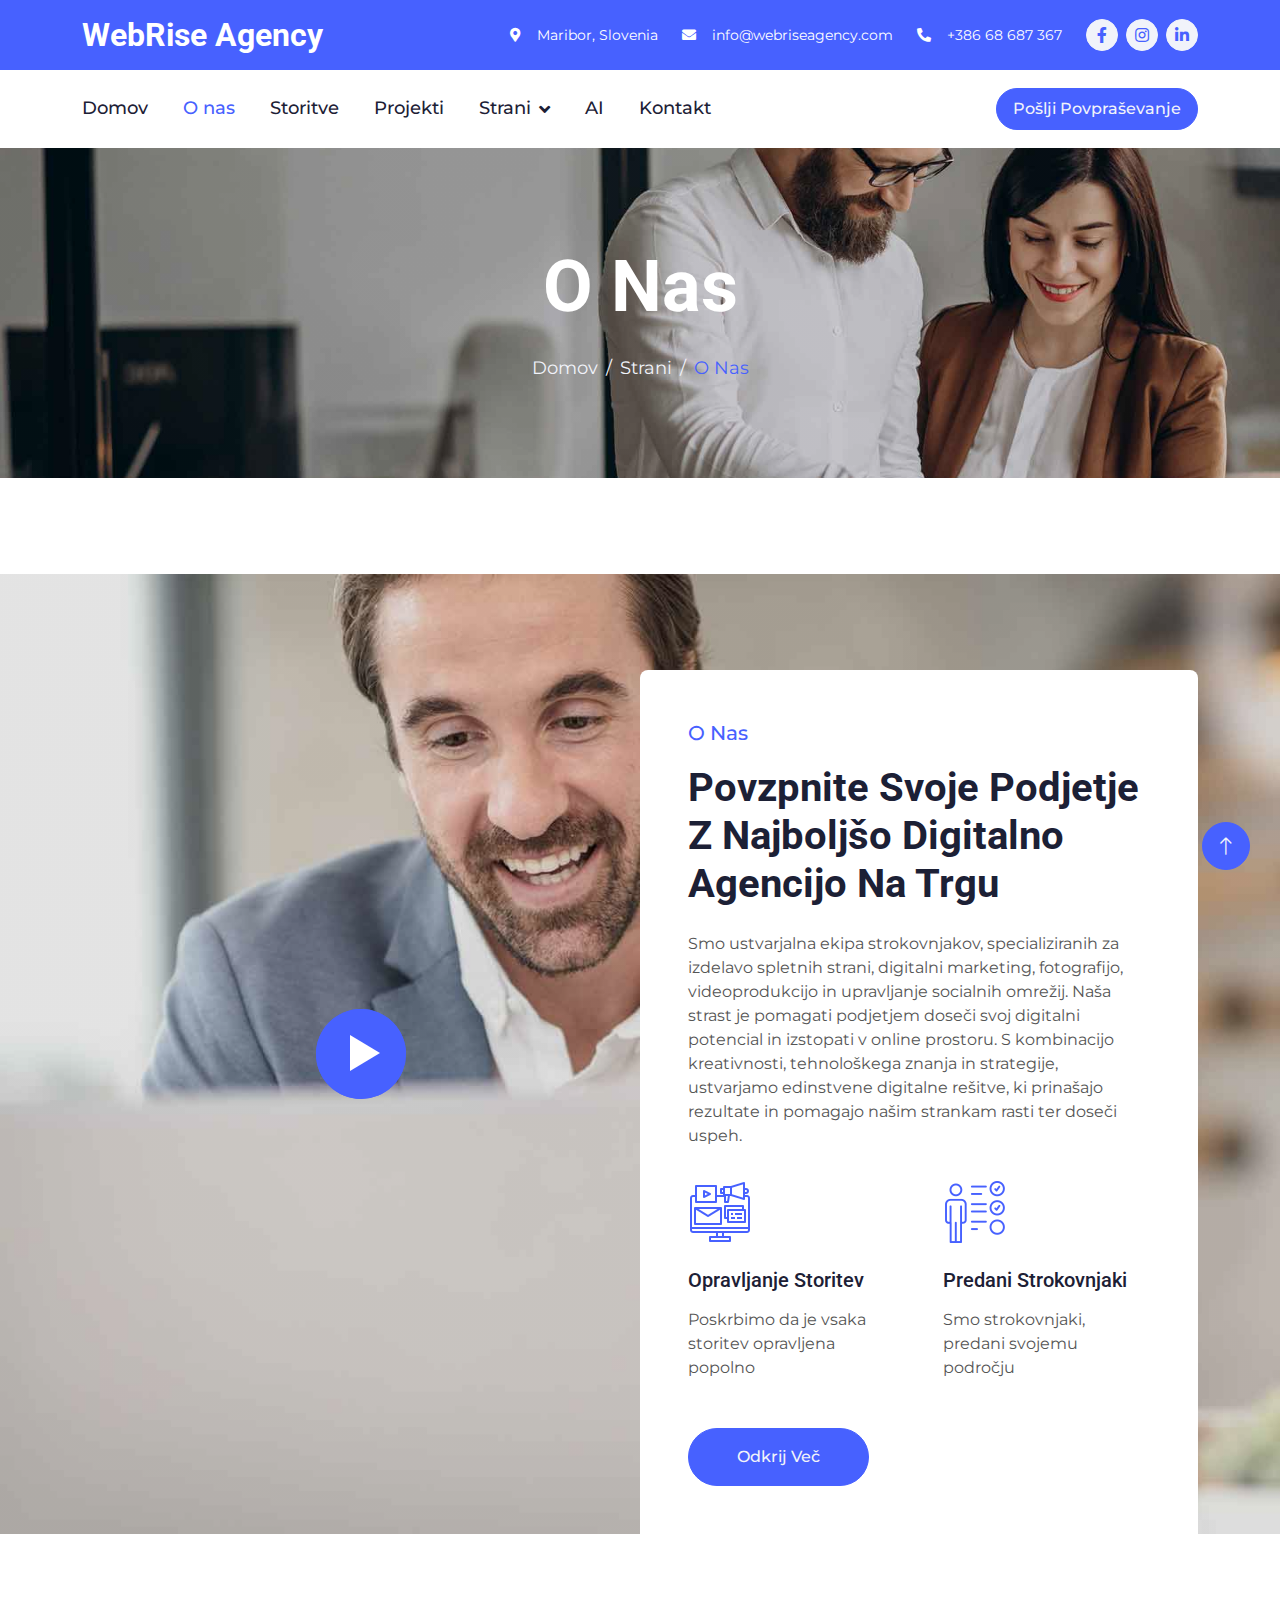
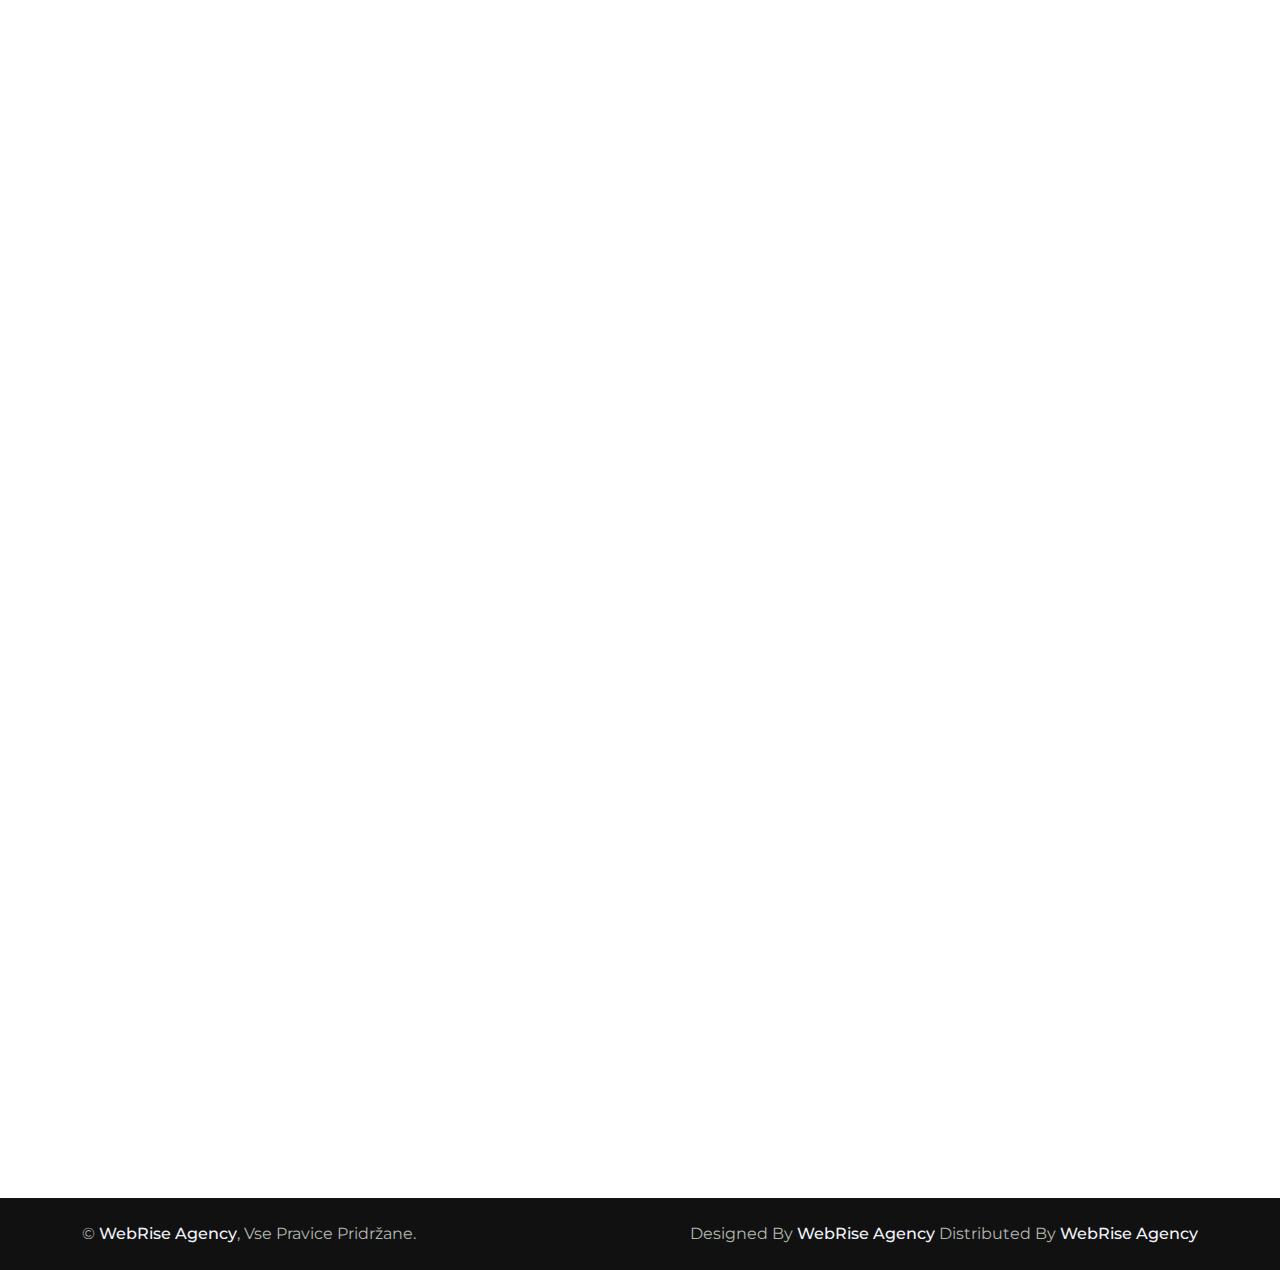
<file: about.html>
<!DOCTYPE html>
<html lang="en">

<head>
    <meta charset="utf-8">
    <title>WebRise Agency</title>
    <meta content="width=device-width, initial-scale=1.0" name="viewport">
    <meta content="" name="keywords">
    <meta content="" name="description">

    <!-- Favicon -->
    <link href="img/favicon.ico" rel="icon">

    <!-- Google Web Fonts -->
    <link rel="preconnect" href="https://fonts.googleapis.com">
    <link rel="preconnect" href="https://fonts.gstatic.com" crossorigin>
    <link
        href="https://fonts.googleapis.com/css2?family=Montserrat:wght@400;500&family=Roboto:wght@500;700&display=swap"
        rel="stylesheet">

    <!-- Icon Font Stylesheet -->
    <link href="https://cdnjs.cloudflare.com/ajax/libs/font-awesome/5.10.0/css/all.min.css" rel="stylesheet">
    <link href="https://cdn.jsdelivr.net/npm/bootstrap-icons@1.4.1/font/bootstrap-icons.css" rel="stylesheet">

    <!-- Libraries Stylesheet -->
    <link href="lib/animate/animate.min.css" rel="stylesheet">
    <link href="lib/owlcarousel/assets/owl.carousel.min.css" rel="stylesheet">
    <link href="lib/lightbox/css/lightbox.min.css" rel="stylesheet">

    <!-- Customized Bootstrap Stylesheet -->
    <link href="css/bootstrap.min.css" rel="stylesheet">

    <!-- Template Stylesheet -->
    <link href="css/style.css" rel="stylesheet">
</head>

<body>
    <!-- Spinner Start -->
    <div id="spinner"
        class="show bg-white position-fixed translate-middle w-100 vh-100 top-50 start-50 d-flex align-items-center justify-content-center">
        <div class="spinner-border text-primary" role="status" style="width: 3rem; height: 3rem;"></div>
    </div>
    <!-- Spinner End -->


    <!-- Topbar Start -->
    <div class="container-fluid bg-primary text-white d-none d-lg-flex">
        <div class="container py-3">
            <div class="d-flex align-items-center">
                <a href="index.html">
                    <h2 class="text-white fw-bold m-0">WebRise Agency</h2>
                </a>
                <div class="ms-auto d-flex align-items-center">
                    <small class="ms-4"><i class="fa fa-map-marker-alt me-3"></i>Maribor, Slovenia</small>
                    <small class="ms-4"><i class="fa fa-envelope me-3"></i>info@webriseagency.com</small>
                    <small class="ms-4"><i class="fa fa-phone-alt me-3"></i>+386 68 687 367</small>
                    <div class="ms-3 d-flex">
                        <a class="btn btn-sm-square btn-light text-primary rounded-circle ms-2" href="https://www.facebook.com/webriseagency/"><i
                                class="fab fa-facebook-f"></i></a>
                        <a class="btn btn-sm-square btn-light text-primary rounded-circle ms-2" href="https://www.instagram.com/webriseagency/"><i
                                class="fab fa-instagram"></i></a>
                        <a class="btn btn-sm-square btn-light text-primary rounded-circle ms-2" href="https://www.linkedin.com/company/webrise-agency/"><i
                                class="fab fa-linkedin-in"></i></a>
                    </div>
                </div>
            </div>
        </div>
    </div>
    <!-- Topbar End -->


    <!-- Navbar Start -->
    <div class="container-fluid bg-white sticky-top">
        <div class="container">
            <nav class="navbar navbar-expand-lg bg-white navbar-light p-lg-0">
                <a href="index.html" class="navbar-brand d-lg-none">
                    <h1 class="fw-bold m-0">WebRise Agency</h1>
                </a>
                <button type="button" class="navbar-toggler me-0" data-bs-toggle="collapse"
                    data-bs-target="#navbarCollapse">
                    <span class="navbar-toggler-icon"></span>
                </button>
                <div class="collapse navbar-collapse" id="navbarCollapse">
                    <div class="navbar-nav">
                        <a href="index.html" class="nav-item nav-link">Domov</a>
                        <a href="about.html" class="nav-item nav-link active">O nas</a>
                        <a href="service.html" class="nav-item nav-link">Storitve</a>
                        <a href="project.html" class="nav-item nav-link">Projekti</a>
                        <div class="nav-item dropdown">
                            <a href="#" class="nav-link dropdown-toggle" data-bs-toggle="dropdown">Strani</a>
                            <div class="dropdown-menu bg-light rounded-0 rounded-bottom m-0">
                                <a href="feature.html" class="dropdown-item">Lastnosti</a>
                                <a href="team.html" class="dropdown-item">Naša Ekipa</a>
                                <a href="testimonial.html" class="dropdown-item">Priporočila</a>
                                <a href="quote.html" class="dropdown-item">Sporočilo</a>
                                <a href="404.html" class="dropdown-item">404 Page</a>
                            </div>
                        </div>
                        <a href="ai.html" class="nav-item nav-link">AI</a>
                        <a href="contact.html" class="nav-item nav-link">Kontakt</a>
                    </div>
                    <div class="ms-auto d-none d-lg-block">
                        <a href="contact.html" class="btn btn-primary rounded-pill py-2 px-3">Pošlji Povpraševanje</a>
                    </div>
                </div>
            </nav>
        </div>
    </div>
    <!-- Navbar End -->


    <!-- Page Header Start -->
    <div class="container-fluid page-header py-5 mb-5 wow fadeIn" data-wow-delay="0.1s">
        <div class="container text-center py-5">
            <h1 class="display-2 text-white mb-4 animated slideInDown">O Nas</h1>
            <nav aria-label="breadcrumb animated slideInDown">
                <ol class="breadcrumb justify-content-center mb-0">
                    <li class="breadcrumb-item"><a href="#">Domov</a></li>
                    <li class="breadcrumb-item"><a href="#">Strani</a></li>
                    <li class="breadcrumb-item text-primary" aria-current="page">O Nas</li>
                </ol>
            </nav>
        </div>
    </div>
    <!-- Page Header End -->


    <!-- About Start -->
    <div class="container-xxl about mb-5" style="margin-top: 6rem;">
        <div class="container">
            <div class="row g-0">
                <div class="col-lg-6">
                    <div class="h-100 d-flex align-items-center justify-content-center" style="min-height: 300px;">
                        <button type="button" class="btn-play" data-bs-toggle="modal"
                            data-src="https://www.youtube.com/embed/DWRcNpR6Kdc" data-bs-target="#videoModal">
                            <span></span>
                        </button>
                    </div>
                </div>
                <div class="col-lg-6 pt-lg-5 wow fadeIn" data-wow-delay="0.5s">
                    <div class="bg-white rounded-top p-5 mt-lg-5">
                        <p class="fs-5 fw-medium text-primary">O Nas</p>
                        <h1 class="display-6 mb-4">Povzpnite Svoje Podjetje Z Najboljšo Digitalno Agencijo Na Trgu</h1>
                        <p class="mb-4">Smo ustvarjalna ekipa strokovnjakov, specializiranih za izdelavo spletnih strani, digitalni marketing, fotografijo, videoprodukcijo in upravljanje socialnih omrežij. Naša strast je pomagati podjetjem doseči svoj digitalni potencial in izstopati v online prostoru. S kombinacijo kreativnosti, tehnološkega znanja in strategije, ustvarjamo edinstvene digitalne rešitve, ki prinašajo rezultate in pomagajo našim strankam rasti ter doseči uspeh.</p>
                        <div class="row g-5 pt-2 mb-5">
                            <div class="col-sm-6">
                                <img class="img-fluid mb-4" src="img/icon/icon-5.png" alt="">
                                <h5 class="mb-3">Opravljanje Storitev</h5>
                                <span>Poskrbimo da je vsaka storitev opravljena popolno</span>
                            </div>
                            <div class="col-sm-6">
                                <img class="img-fluid mb-4" src="img/icon/icon-2.png" alt="">
                                <h5 class="mb-3">Predani Strokovnjaki</h5>
                                <span>Smo strokovnjaki, predani svojemu področju</span>
                            </div>
                        </div>
                        <a class="btn btn-primary rounded-pill py-3 px-5" href="service.html">Odkrij Več</a>
                    </div>
                </div>
            </div>
        </div>
    </div>
    <!-- About End -->


    <!-- Video Modal Start -->
    <div class="modal modal-video fade" id="videoModal" tabindex="-1" aria-labelledby="exampleModalLabel"
        aria-hidden="true">
        <div class="modal-dialog">
            <div class="modal-content rounded-0">
                <div class="modal-header">
                    <h3 class="modal-title" id="exampleModalLabel">Youtube Video</h3>
                    <button type="button" class="btn-close" data-bs-dismiss="modal" aria-label="Close"></button>
                </div>
                <div class="modal-body">
                    <!-- 16:9 aspect ratio -->
                    <div class="ratio ratio-16x9">
                        <iframe class="embed-responsive-item" src="" id="video" allowfullscreen
                            allowscriptaccess="always" allow="autoplay"></iframe>
                    </div>
                </div>
            </div>
        </div>
    </div>
    <!-- Video Modal End -->


   <!-- Team Start -->
    <div class="container-xxl py-5">
        <div class="container">
            <div class="text-center mx-auto wow fadeInUp" data-wow-delay="0.1s" style="max-width: 500px;">
                <p class="fs-5 fw-medium text-primary">Naša Ekipa</p>
                <h1 class="display-5 mb-5">Naša Ekipa Vam Je Pripravljena Pomagati</h1>
            </div>
            <div class="row g-4">
                <div class="col-lg-3 col-md-6 wow fadeInUp" data-wow-delay="0.1s">
                    <div class="team-item rounded overflow-hidden pb-4">
                        <img class="img-fluid mb-4" src="img/team-1..png" alt="">
                        <h5>Blaž Dakič</h5>
                        <span class="text-primary">Founder & CEO</span>
                        <ul class="team-social">
                            <li><a class="btn btn-square" href=""><i class="fab fa-facebook-f"></i></a></li>
                            <li><a class="btn btn-square" href=""><i class="fab fa-twitter"></i></a></li>
                            <li><a class="btn btn-square" href=""><i class="fab fa-instagram"></i></a></li>
                            <li><a class="btn btn-square" href=""><i class="fab fa-linkedin-in"></i></a></li>
                        </ul>
                    </div>
                </div>
                <div class="col-lg-3 col-md-6 wow fadeInUp" data-wow-delay="0.3s">
                    <div class="team-item rounded overflow-hidden pb-4">
                        <img class="img-fluid mb-4" src="img/team-2..png" alt="">
                        <h5>Matic Dakič</h5>
                        <span class="text-primary">Co Founder</span>
                        <ul class="team-social">
                            <li><a class="btn btn-square" href=""><i class="fab fa-facebook-f"></i></a></li>
                            <li><a class="btn btn-square" href=""><i class="fab fa-twitter"></i></a></li>
                            <li><a class="btn btn-square" href=""><i class="fab fa-instagram"></i></a></li>
                            <li><a class="btn btn-square" href=""><i class="fab fa-linkedin-in"></i></a></li>
                        </ul>
                    </div>
                </div>
                <div class="col-lg-3 col-md-6 wow fadeInUp" data-wow-delay="0.5s">
                    <div class="team-item rounded overflow-hidden pb-4">
                        <img class="img-fluid mb-4" src="img/team-4..png" alt="">
                        <h5>Ema Kres</h5>
                        <span class="text-primary">Executive Manager</span>
                        <ul class="team-social">
                            <li><a class="btn btn-square" href=""><i class="fab fa-facebook-f"></i></a></li>
                            <li><a class="btn btn-square" href=""><i class="fab fa-twitter"></i></a></li>
                            <li><a class="btn btn-square" href=""><i class="fab fa-instagram"></i></a></li>
                            <li><a class="btn btn-square" href=""><i class="fab fa-linkedin-in"></i></a></li>
                        </ul>
                    </div>
                </div>
                <div class="col-lg-3 col-md-6 wow fadeInUp" data-wow-delay="0.7s">
                    <div class="team-item rounded overflow-hidden pb-4">
                        <img class="img-fluid mb-4" src="img/team-3..png" alt="">
                        <h5>Marko Pinter</h5>
                        <span class="text-primary">Digital Marketer</span>
                        <ul class="team-social">
                            <li><a class="btn btn-square" href=""><i class="fab fa-facebook-f"></i></a></li>
                            <li><a class="btn btn-square" href=""><i class="fab fa-twitter"></i></a></li>
                            <li><a class="btn btn-square" href=""><i class="fab fa-instagram"></i></a></li>
                            <li><a class="btn btn-square" href=""><i class="fab fa-linkedin-in"></i></a></li>
                        </ul>
                    </div>
                </div>
            </div>
        </div>
    </div>
    <!-- Team End -->


    <!-- Footer Start -->
    <div class="container-fluid bg-dark footer mt-5 py-5 wow fadeIn" data-wow-delay="0.1s">
        <div class="container py-5">
            <div class="row g-5">
                <div class="col-lg-3 col-md-6">
                    <h4 class="text-white mb-4">Naša Pisarna</h4>
                    <p class="mb-2"><i class="fa fa-map-marker-alt me-3"></i>Maribor, Slovenia</p>
                    <p class="mb-2"><i class="fa fa-phone-alt me-3"></i>+386 68 687 367</p>
                    <p class="mb-2"><i class="fa fa-envelope me-3"></i>info@webriseagency.com</p>
                    <div class="d-flex pt-3">
                        <a class="btn btn-square btn-light rounded-circle me-2" href="https://www.facebook.com/webriseagency/"><i
                                class="fab fa-facebook-f"></i></a>
                        <a class="btn btn-square btn-light rounded-circle me-2" href="https://www.instagram.com/webriseagency/"><i
                                class="fab fa-instagram"></i></a>
                        <a class="btn btn-square btn-light rounded-circle me-2" href="https://www.linkedin.com/company/webrise-agency/"><i
                                class="fab fa-linkedin-in"></i></a>
                    </div>
                </div>
                <div class="col-lg-3 col-md-6">
                    <h4 class="text-white mb-4">Hitra Navigacija</h4>
                    <a class="btn btn-link" href="">O Nas</a>
                    <a class="btn btn-link" href="">Kontakt</a>
                    <a class="btn btn-link" href="">Storitve</a>
                    <a class="btn btn-link" href="">Terms & Condition</a>
                    <a class="btn btn-link" href="">Support</a>
                </div>
                <div class="col-lg-3 col-md-6">
                    <h4 class="text-white mb-4">Delovnik</h4>
                    <p class="mb-1">Ponedeljek - Petek</p>
                    <h6 class="text-light">09:00 - 17:00</h6>
                    <p class="mb-1">Sobota</p>
                    <h6 class="text-light">12:00 - 17:00</h6>
                    <p class="mb-1">Nedelja</p>
                    <h6 class="text-light">Zaprto</h6>
                </div>
                <div class="col-lg-3 col-md-6">
                    <h4 class="text-white mb-4">Novice</h4>
                    <p>Prijavite se na naše tedenske novice</p>
                    <div class="position-relative w-100">
                        <input class="form-control bg-transparent w-100 py-3 ps-4 pe-5" type="text"
                            placeholder="Tvoja E-Pošta">
                        <button type="button"
                            class="btn btn-light py-2 position-absolute top-0 end-0 mt-2 me-2">Prijavi Se</button>
                    </div>
                </div>
            </div>
        </div>
    </div>
    <!-- Footer End -->


    <!-- Copyright Start -->
    <div class="container-fluid copyright py-4">
        <div class="container">
            <div class="row">
                <div class="col-md-6 text-center text-md-start mb-3 mb-md-0">
                    &copy; <a class="fw-medium text-light" href="#">WebRise Agency</a>, Vse Pravice Pridržane.
                </div>
                <div class="col-md-6 text-center text-md-end">
                    <!--/*** This template is free as long as you keep the footer author’s credit link/attribution link/backlink. If you'd like to use the template without the footer author’s credit link/attribution link/backlink, you can purchase the Credit Removal License from "https://htmlcodex.com/credit-removal". Thank you for your support. ***/-->
                    Designed By <a class="fw-medium text-light" href="./index.html">WebRise Agency</a>
                    Distributed By <a class="fw-medium text-light" href="./index.html">WebRise Agency</a>
                </div>
            </div>
        </div>
    </div>
    <!-- Copyright End -->


    <!-- Back to Top -->
    <a href="#" class="btn btn-lg btn-primary btn-lg-square rounded-circle back-to-top"><i
            class="bi bi-arrow-up"></i></a>


    <!-- JavaScript Libraries -->
    <script src="https://ajax.googleapis.com/ajax/libs/jquery/3.6.1/jquery.min.js"></script>
    <script src="https://cdn.jsdelivr.net/npm/bootstrap@5.0.0/dist/js/bootstrap.bundle.min.js"></script>
    <script src="lib/wow/wow.min.js"></script>
    <script src="lib/easing/easing.min.js"></script>
    <script src="lib/waypoints/waypoints.min.js"></script>
    <script src="lib/owlcarousel/owl.carousel.min.js"></script>
    <script src="lib/lightbox/js/lightbox.min.js"></script>

    <!-- Template Javascript -->
    <script src="js/main.js"></script>
</body>

</html>
</file>
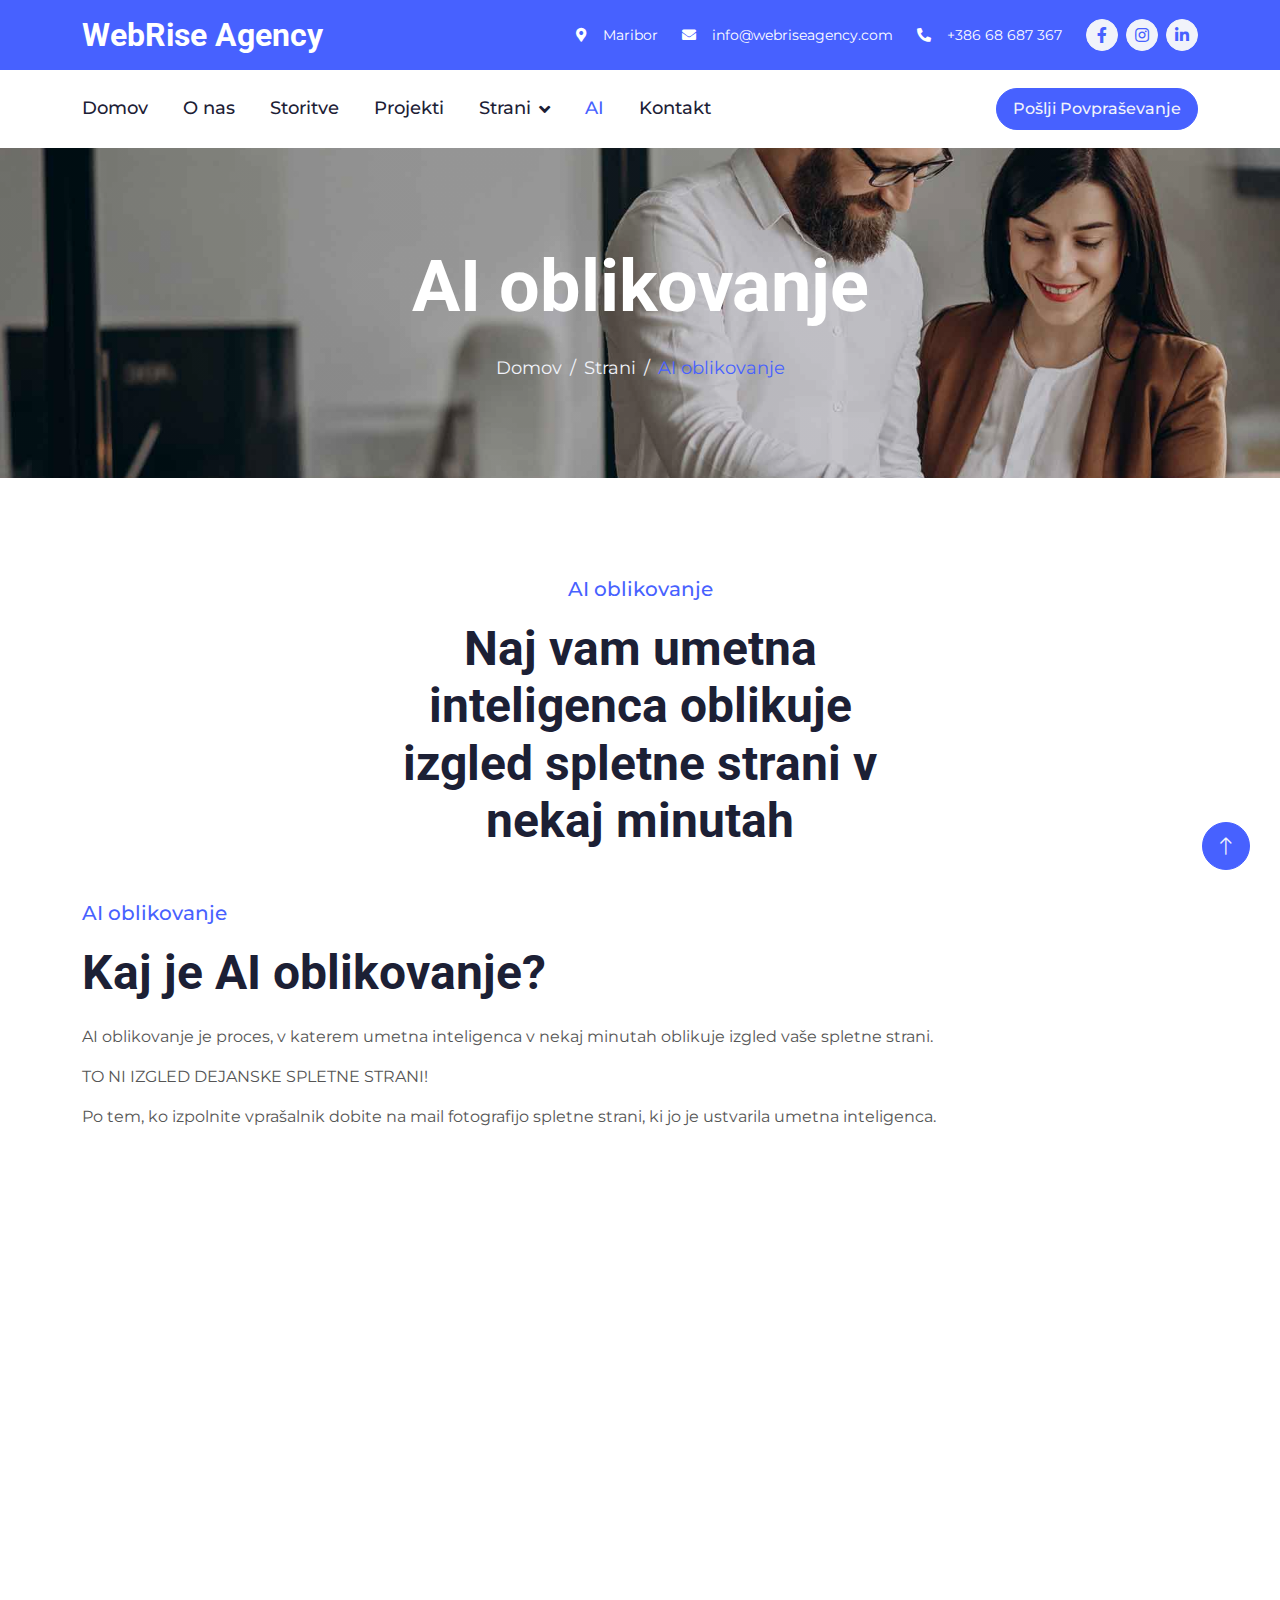
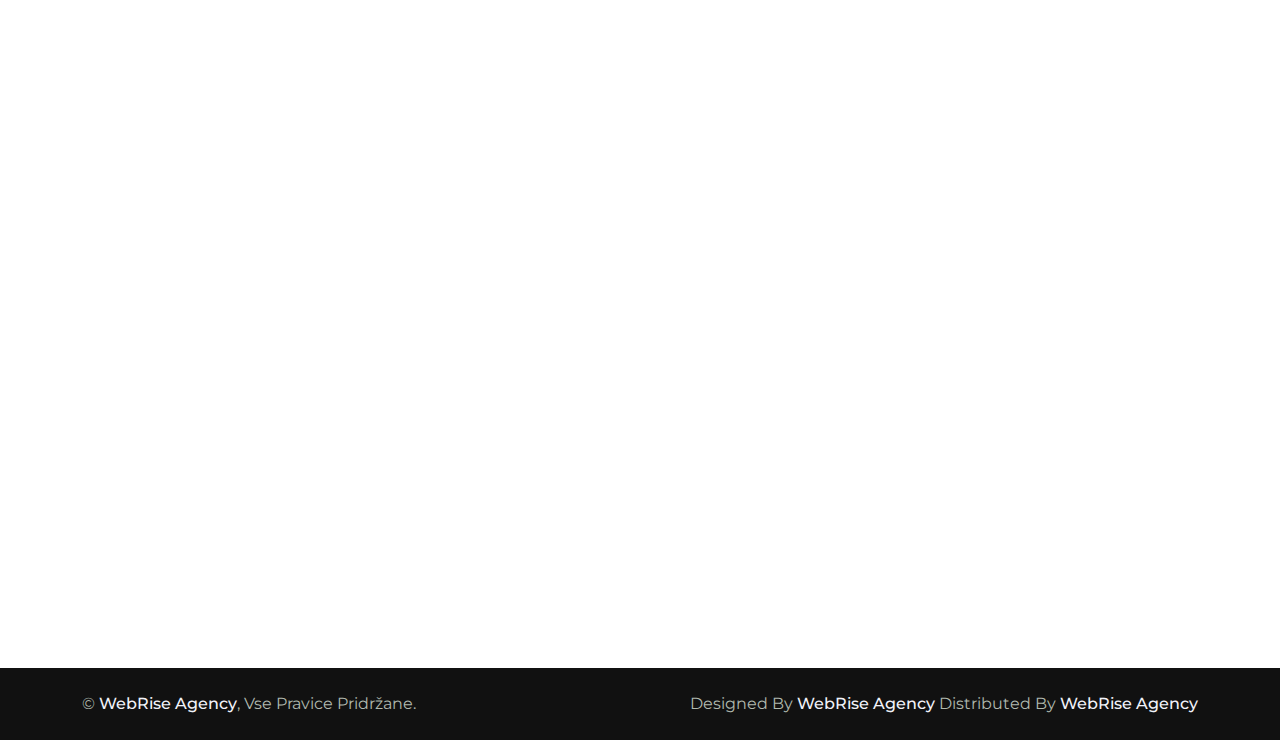
<file: ai.html>
<!DOCTYPE html>
<html lang="en">

<head>
    <meta charset="utf-8">
    <title>WebRise Agency</title>
    <meta content="width=device-width, initial-scale=1.0" name="viewport">
    <meta content="" name="keywords">
    <meta content="" name="description">

    <!-- Favicon -->
    <link href="img/favicon.ico" rel="icon">

    <!-- Google Web Fonts -->
    <link rel="preconnect" href="https://fonts.googleapis.com">
    <link rel="preconnect" href="https://fonts.gstatic.com" crossorigin>
    <link
        href="https://fonts.googleapis.com/css2?family=Montserrat:wght@400;500&family=Roboto:wght@500;700&display=swap"
        rel="stylesheet">

    <!-- Icon Font Stylesheet -->
    <link href="https://cdnjs.cloudflare.com/ajax/libs/font-awesome/5.10.0/css/all.min.css" rel="stylesheet">
    <link href="https://cdn.jsdelivr.net/npm/bootstrap-icons@1.4.1/font/bootstrap-icons.css" rel="stylesheet">

    <!-- Libraries Stylesheet -->
    <link href="lib/animate/animate.min.css" rel="stylesheet">
    <link href="lib/owlcarousel/assets/owl.carousel.min.css" rel="stylesheet">
    <link href="lib/lightbox/css/lightbox.min.css" rel="stylesheet">

    <!-- Customized Bootstrap Stylesheet -->
    <link href="css/bootstrap.min.css" rel="stylesheet">

    <!-- Template Stylesheet -->
    <link href="css/style.css" rel="stylesheet">
</head>

<body>
    <!-- Spinner Start -->
    <div id="spinner"
        class="show bg-white position-fixed translate-middle w-100 vh-100 top-50 start-50 d-flex align-items-center justify-content-center">
        <div class="spinner-border text-primary" role="status" style="width: 3rem; height: 3rem;"></div>
    </div>
    <!-- Spinner End -->


    <!-- Topbar Start -->
    <div class="container-fluid bg-primary text-white d-none d-lg-flex">
        <div class="container py-3">
            <div class="d-flex align-items-center">
                <a href="index.html">
                    <h2 class="text-white fw-bold m-0">WebRise Agency</h2>
                </a>
                <div class="ms-auto d-flex align-items-center">
                    <small class="ms-4"><i class="fa fa-map-marker-alt me-3"></i>Maribor</small>
                    <small class="ms-4"><i class="fa fa-envelope me-3"></i>info@webriseagency.com</small>
                    <small class="ms-4"><i class="fa fa-phone-alt me-3"></i>+386 68 687 367</small>
                    <div class="ms-3 d-flex">
                        <a class="btn btn-sm-square btn-light text-primary rounded-circle ms-2" href="https://www.facebook.com/webriseagency/"><i
                                class="fab fa-facebook-f"></i></a>
                        <a class="btn btn-sm-square btn-light text-primary rounded-circle ms-2" href="https://www.instagram.com/webriseagency/"><i
                                class="fab fa-instagram"></i></a>
                        <a class="btn btn-sm-square btn-light text-primary rounded-circle ms-2" href="https://www.linkedin.com/company/webrise-agency/"><i
                                class="fab fa-linkedin-in"></i></a>
                    </div>
                </div>
            </div>
        </div>
    </div>
    <!-- Topbar End -->


    <!-- Navbar Start -->
    <div class="container-fluid bg-white sticky-top">
        <div class="container">
            <nav class="navbar navbar-expand-lg bg-white navbar-light p-lg-0">
                <a href="index.html" class="navbar-brand d-lg-none">
                    <h1 class="fw-bold m-0">WebRise Agency</h1>
                </a>
                <button type="button" class="navbar-toggler me-0" data-bs-toggle="collapse"
                    data-bs-target="#navbarCollapse">
                    <span class="navbar-toggler-icon"></span>
                </button>
                <div class="collapse navbar-collapse" id="navbarCollapse">
                    <div class="navbar-nav">
                        <a href="index.html" class="nav-item nav-link">Domov</a>
                        <a href="about.html" class="nav-item nav-link">O nas</a>
                        <a href="service.html" class="nav-item nav-link">Storitve</a>
                        <a href="project.html" class="nav-item nav-link">Projekti</a>
                        <div class="nav-item dropdown">
                            <a href="#" class="nav-link dropdown-toggle" data-bs-toggle="dropdown">Strani</a>
                            <div class="dropdown-menu bg-light rounded-0 rounded-bottom m-0">
                                <a href="feature.html" class="dropdown-item">Lastnosti</a>
                                <a href="team.html" class="dropdown-item">Naša Ekipa</a>
                                <a href="testimonial.html" class="dropdown-item">Priporočila</a>
                                <a href="quote.html" class="dropdown-item">Sporočilo</a>
                                <a href="404.html" class="dropdown-item">404 Page</a>
                            </div>
                        </div>
                        <a href="ai.html" class="nav-item nav-link active">AI</a>
                        <a href="contact.html" class="nav-item nav-link">Kontakt</a>
                    </div>
                    <div class="ms-auto d-none d-lg-block">
                        <a href="contact.html" class="btn btn-primary rounded-pill py-2 px-3">Pošlji Povpraševanje</a>
                    </div>
                </div>
            </nav>
        </div>
    </div>
    <!-- Navbar End -->


    <!-- Page Header Start -->
    <div class="container-fluid page-header py-5 mb-5 wow fadeIn" data-wow-delay="0.1s">
        <div class="container text-center py-5">
            <h1 class="display-2 text-white mb-4 animated slideInDown">AI oblikovanje</h1>
            <nav aria-label="breadcrumb animated slideInDown">
                <ol class="breadcrumb justify-content-center mb-0">
                    <li class="breadcrumb-item"><a href="#">Domov</a></li>
                    <li class="breadcrumb-item"><a href="#">Strani</a></li>
                    <li class="breadcrumb-item text-primary" aria-current="page">AI oblikovanje</li>
                </ol>
            </nav>
        </div>
    </div>
    <!-- Page Header End -->


    <!-- Contact Start -->
    <div class="container-xxl py-5">
        <div class="container">
            <div class="text-center mx-auto wow fadeInUp" data-wow-delay="0.1s" style="max-width: 500px;">
                <p class="fs-5 fw-medium text-primary">AI oblikovanje</p>
                <h1 class="display-5 mb-5">Naj vam umetna inteligenca oblikuje izgled spletne strani v nekaj minutah</h1>
            </div>
             <div class="col-lg-24 wow fadeInUp" data-wow-delay="0.1s">
                <p class="fs-5 fw-medium text-primary">AI oblikovanje</p>
                <h1 class="display-5 mb-4">Kaj je AI oblikovanje?</h1>
                <p>AI oblikovanje je proces, v katerem umetna inteligenca v nekaj minutah oblikuje izgled vaše spletne strani. </p>
                    <p>TO NI IZGLED DEJANSKE SPLETNE STRANI! </p>
                        <p>Po tem, ko izpolnite vprašalnik dobite na mail fotografijo spletne strani, ki jo je ustvarila umetna inteligenca.</p>
               
            </div>
            <div class="row g-5">
                <div class="col-lg-6 wow fadeInUp" data-wow-delay="0.1s">
                    <h3 class="mb-4">Izpolnite vprašalnik</h3>
                    <!--<p class="mb-4">The contact form is currently inactive. Get a functional and working contact form with Ajax & PHP in a few minutes. Just copy and paste the files, add a little code and you're done. <a href="https://htmlcodex.com/contact-form">Download Now</a>.</p> -->
                    <form action="https://formsubmit.co/info@webriseagency.com" method="POST">
                         <input type="hidden" name="_next" value="https://webriseagency.com/index.html">
                        <div class="row g-3">
                            <div class="col-md-12">
                                <div class="form-floating">
                                    <input name="namec" type="text" class="form-control" id="namec" placeholder="Ime vašega podjetja">
                                    <label for="namec">Ime vašega podjetja</label>
                                </div>
                            </div>
                            <div class="col-md-12">
                                <div class="form-floating">
                                    <input name="storitev" type="text" class="form-control" id="storitev" placeholder="S čim se ukvarja vaše podjetje?">
                                    <label for="storitev">S čim se ukvarja vaše podjetje?</label>
                                </div>
                            </div>
                            <div class="col-md-12">
                                <div class="form-floating">
                                    <input name="b1" type="text" class="form-control" id="b1" placeholder="Katera je prva barva, ki si jo želite na vaši spletni strani?">
                                    <label for="b1">Katera je prva barva, ki si jo želite na vaši spletni strani?</label>
                                </div>
                            </div>
                            <div class="col-md-12">
                                <div class="form-floating">
                                    <input name="b2" type="text" class="form-control" id="b2" placeholder="Katera je druga barva, ki si jo želite na vaši spletni strani?">
                                    <label for="b2">Katera je druga barva, ki si jo želite na vaši spletni strani?</label>
                                </div>
                            </div>
                            <div class="col-md-12">
                                <div class="form-floating">
                                    <input name="email" type="email" class="form-control" id="email" placeholder="Vaša E-pošta">
                                    <label for="email">Vaša E-pošta</label>
                                </div>
                            </div>
                            <div class="col-16">
                                <div class="form-floating">
                                    <input name="zelja"type="text" class="form-control" id="zelja" placeholder="Imate kakšne posebne želje?">
                                    <label for="zelja">Imate kakšne posebne želje?</label>
                                </div>
                            </div>
                          
                            <div class="col-12">
                                <button class="btn btn-primary rounded-pill py-3 px-5" type="submit">Pošlji</button>
                            </div>
                        </div>
                    </form>
                </div>
                <div class="col-lg-6 wow fadeInUp" data-wow-delay="0.5s">
                    <h3 class="mb-4">Kontakt</h3>
                    <div class="d-flex border-bottom pb-3 mb-3">
                        <div class="flex-shrink-0 btn-square bg-primary rounded-circle">
                            <i class="fa fa-map-marker-alt text-white"></i>
                        </div>
                        <div class="ms-3">
                            <h6>Naša Pisarna</h6>
                            <span>Maribor, Slovenia</span>
                        </div>
                    </div>
                    <div class="d-flex border-bottom pb-3 mb-3">
                        <div class="flex-shrink-0 btn-square bg-primary rounded-circle">
                            <i class="fa fa-phone-alt text-white"></i>
                        </div>
                        <div class="ms-3">
                            <h6>Pokličite Nas</h6>
                            <span>+386 68 687 367</span>
                        </div>
                    </div>
                    <div class="d-flex border-bottom-0 pb-3 mb-3">
                        <div class="flex-shrink-0 btn-square bg-primary rounded-circle">
                            <i class="fa fa-envelope text-white"></i>
                        </div>
                        <div class="ms-3">
                            <h6>Pošljite Nam Mail</h6>
                            <span>info@webriseagency.com</span>
                        </div>
                    </div>

                    <iframe class="w-100 rounded"
                    src="https://www.google.com/maps/embed?pb=!1m18!1m12!1m3!1d1415210.8978228124!2d14.9860647!3d46.1490777!2m3!1f0!2f0!3f0!3m2!1i1024!2i768!4f13.1!3m3!1m2!1s0x476524e75e968361%3A0xe740451e25e2d465!2sSlovenia!5e0!3m2!1sen!2ssi!4v1693427998248!5m2!1sen!2ssi"
                    frameborder="0" style="min-height: 300px; border:0;" allowfullscreen="" aria-hidden="false"
                    tabindex="0"></iframe>
                </div>
            </div>
        </div>
    </div>
    <!-- Contact End -->


      <!-- Footer Start -->
      <div class="container-fluid bg-dark footer mt-5 py-5 wow fadeIn" data-wow-delay="0.1s">
        <div class="container py-5">
            <div class="row g-5">
                <div class="col-lg-3 col-md-6">
                    <h4 class="text-white mb-4">Naša Pisarna</h4>
                    <p class="mb-2"><i class="fa fa-map-marker-alt me-3"></i>Maribor, Slovenia</p>
                    <p class="mb-2"><i class="fa fa-phone-alt me-3"></i>+386 68 687 367</p>
                    <p class="mb-2"><i class="fa fa-envelope me-3"></i>info@webriseagency.com</p>
                    <div class="d-flex pt-3">
                        <a class="btn btn-square btn-light rounded-circle me-2" href="https://www.facebook.com/webriseagency/"><i
                                class="fab fa-facebook-f"></i></a>
                        <a class="btn btn-square btn-light rounded-circle me-2" href="https://www.instagram.com/webriseagency/"><i
                                class="fab fa-instagram"></i></a>
                        <a class="btn btn-square btn-light rounded-circle me-2" href="https://www.linkedin.com/company/webrise-agency/"><i
                                class="fab fa-linkedin-in"></i></a>
                    </div>
                </div>
                <div class="col-lg-3 col-md-6">
                    <h4 class="text-white mb-4">Hitra Navigacija</h4>
                    <a class="btn btn-link" href="">O Nas</a>
                    <a class="btn btn-link" href="">Kontakt</a>
                    <a class="btn btn-link" href="">Storitve</a>
                    <a class="btn btn-link" href="">Terms & Condition</a>
                    <a class="btn btn-link" href="">Support</a>
                </div>
                <div class="col-lg-3 col-md-6">
                    <h4 class="text-white mb-4">Delovnik</h4>
                    <p class="mb-1">Ponedeljek - Petek</p>
                    <h6 class="text-light">09:00 - 17:00</h6>
                    <p class="mb-1">Sobota</p>
                    <h6 class="text-light">12:00 - 17:00</h6>
                    <p class="mb-1">Nedelja</p>
                    <h6 class="text-light">Zaprto</h6>
                </div>
                <div class="col-lg-3 col-md-6">
                    <h4 class="text-white mb-4">Novice</h4>
                    <p>Prijavite se na naše tedenske novice</p>
                    <div class="position-relative w-100">
                        <input class="form-control bg-transparent w-100 py-3 ps-4 pe-5" type="text"
                            placeholder="Tvoja E-Pošta">
                        <button type="button"
                            class="btn btn-light py-2 position-absolute top-0 end-0 mt-2 me-2">Prijavi Se</button>
                    </div>
                </div>
            </div>
        </div>
    </div>
    <!-- Footer End -->


    <!-- Copyright Start -->
    <div class="container-fluid copyright py-4">
        <div class="container">
            <div class="row">
                <div class="col-md-6 text-center text-md-start mb-3 mb-md-0">
                    &copy; <a class="fw-medium text-light" href="#">WebRise Agency</a>, Vse Pravice Pridržane.
                </div>
                <div class="col-md-6 text-center text-md-end">
                    <!--/*** This template is free as long as you keep the footer author’s credit link/attribution link/backlink. If you'd like to use the template without the footer author’s credit link/attribution link/backlink, you can purchase the Credit Removal License from "https://htmlcodex.com/credit-removal". Thank you for your support. ***/-->
                    Designed By <a class="fw-medium text-light" href="./index.html">WebRise Agency</a>
                    Distributed By <a class="fw-medium text-light" href="./index.html">WebRise Agency</a>
                </div>
            </div>
        </div>
    </div>
    <!-- Copyright End -->


    <!-- Back to Top -->
    <a href="#" class="btn btn-lg btn-primary btn-lg-square rounded-circle back-to-top"><i class="bi bi-arrow-up"></i></a>


    <!-- JavaScript Libraries -->
    <script src="https://ajax.googleapis.com/ajax/libs/jquery/3.6.1/jquery.min.js"></script>
    <script src="https://cdn.jsdelivr.net/npm/bootstrap@5.0.0/dist/js/bootstrap.bundle.min.js"></script>
    <script src="lib/wow/wow.min.js"></script>
    <script src="lib/easing/easing.min.js"></script>
    <script src="lib/waypoints/waypoints.min.js"></script>
    <script src="lib/owlcarousel/owl.carousel.min.js"></script>
    <script src="lib/lightbox/js/lightbox.min.js"></script>

    <!-- Template Javascript -->
    <script src="js/main.js"></script>
</body>

</html>
</file>
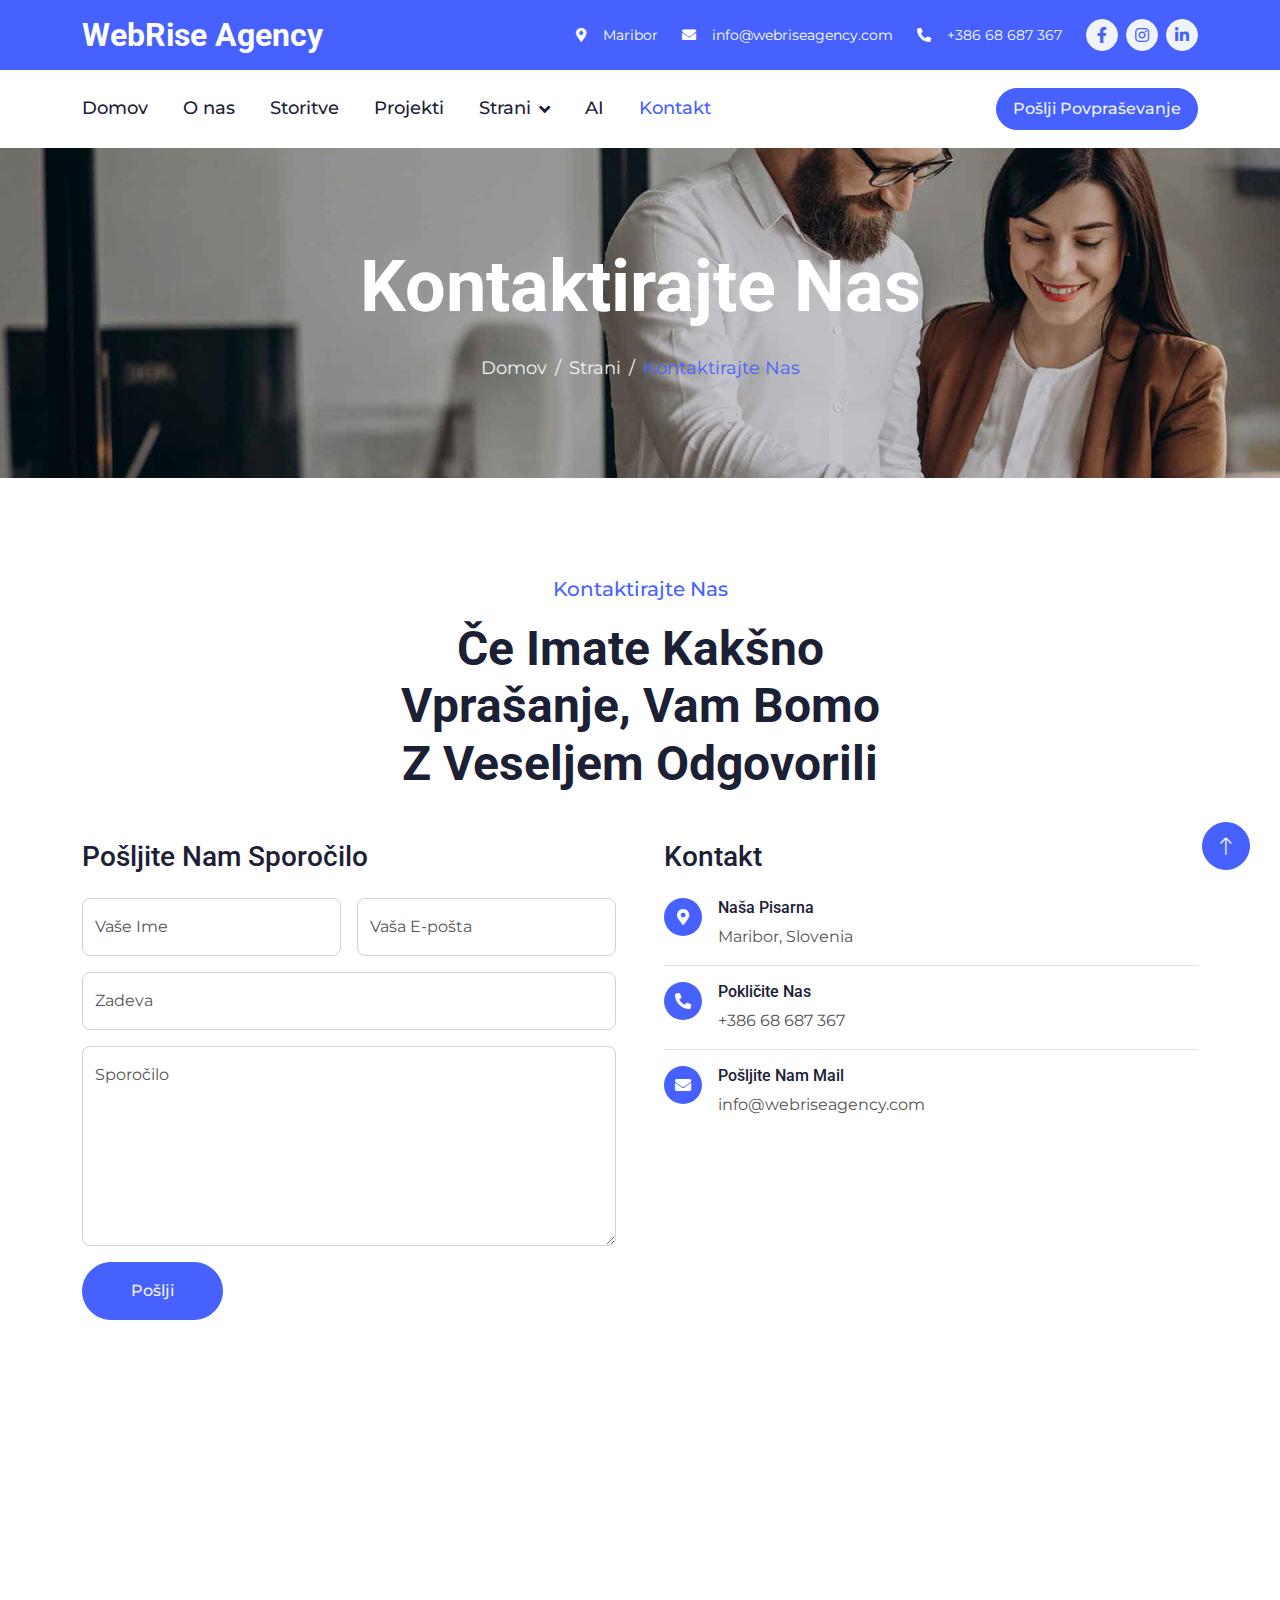
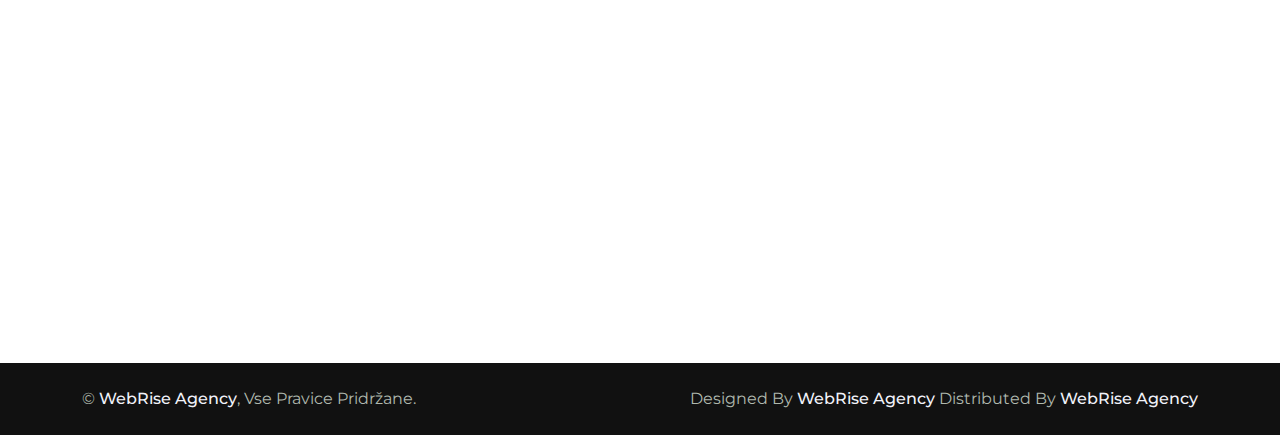
<file: contact.html>
<!DOCTYPE html>
<html lang="en">

<head>
    <meta charset="utf-8">
    <title>WebRise Agency</title>
    <meta content="width=device-width, initial-scale=1.0" name="viewport">
    <meta content="" name="keywords">
    <meta content="" name="description">

    <!-- Favicon -->
    <link href="img/favicon.ico" rel="icon">

    <!-- Google Web Fonts -->
    <link rel="preconnect" href="https://fonts.googleapis.com">
    <link rel="preconnect" href="https://fonts.gstatic.com" crossorigin>
    <link
        href="https://fonts.googleapis.com/css2?family=Montserrat:wght@400;500&family=Roboto:wght@500;700&display=swap"
        rel="stylesheet">

    <!-- Icon Font Stylesheet -->
    <link href="https://cdnjs.cloudflare.com/ajax/libs/font-awesome/5.10.0/css/all.min.css" rel="stylesheet">
    <link href="https://cdn.jsdelivr.net/npm/bootstrap-icons@1.4.1/font/bootstrap-icons.css" rel="stylesheet">

    <!-- Libraries Stylesheet -->
    <link href="lib/animate/animate.min.css" rel="stylesheet">
    <link href="lib/owlcarousel/assets/owl.carousel.min.css" rel="stylesheet">
    <link href="lib/lightbox/css/lightbox.min.css" rel="stylesheet">

    <!-- Customized Bootstrap Stylesheet -->
    <link href="css/bootstrap.min.css" rel="stylesheet">

    <!-- Template Stylesheet -->
    <link href="css/style.css" rel="stylesheet">
</head>

<body>
    <!-- Spinner Start -->
    <div id="spinner"
        class="show bg-white position-fixed translate-middle w-100 vh-100 top-50 start-50 d-flex align-items-center justify-content-center">
        <div class="spinner-border text-primary" role="status" style="width: 3rem; height: 3rem;"></div>
    </div>
    <!-- Spinner End -->


    <!-- Topbar Start -->
    <div class="container-fluid bg-primary text-white d-none d-lg-flex">
        <div class="container py-3">
            <div class="d-flex align-items-center">
                <a href="index.html">
                    <h2 class="text-white fw-bold m-0">WebRise Agency</h2>
                </a>
                <div class="ms-auto d-flex align-items-center">
                    <small class="ms-4"><i class="fa fa-map-marker-alt me-3"></i>Maribor</small>
                    <small class="ms-4"><i class="fa fa-envelope me-3"></i>info@webriseagency.com</small>
                    <small class="ms-4"><i class="fa fa-phone-alt me-3"></i>+386 68 687 367</small>
                    <div class="ms-3 d-flex">
                        <a class="btn btn-sm-square btn-light text-primary rounded-circle ms-2" href="https://www.facebook.com/webriseagency/"><i
                                class="fab fa-facebook-f"></i></a>
                        <a class="btn btn-sm-square btn-light text-primary rounded-circle ms-2" href="https://www.instagram.com/webriseagency/"><i
                                class="fab fa-instagram"></i></a>
                        <a class="btn btn-sm-square btn-light text-primary rounded-circle ms-2" href="https://www.linkedin.com/company/webrise-agency/"><i
                                class="fab fa-linkedin-in"></i></a>
                    </div>
                </div>
            </div>
        </div>
    </div>
    <!-- Topbar End -->


    <!-- Navbar Start -->
    <div class="container-fluid bg-white sticky-top">
        <div class="container">
            <nav class="navbar navbar-expand-lg bg-white navbar-light p-lg-0">
                <a href="index.html" class="navbar-brand d-lg-none">
                    <h1 class="fw-bold m-0">WebRise Agency</h1>
                </a>
                <button type="button" class="navbar-toggler me-0" data-bs-toggle="collapse"
                    data-bs-target="#navbarCollapse">
                    <span class="navbar-toggler-icon"></span>
                </button>
                <div class="collapse navbar-collapse" id="navbarCollapse">
                    <div class="navbar-nav">
                        <a href="index.html" class="nav-item nav-link">Domov</a>
                        <a href="about.html" class="nav-item nav-link">O nas</a>
                        <a href="service.html" class="nav-item nav-link">Storitve</a>
                        <a href="project.html" class="nav-item nav-link">Projekti</a>
                        <div class="nav-item dropdown">
                            <a href="#" class="nav-link dropdown-toggle" data-bs-toggle="dropdown">Strani</a>
                            <div class="dropdown-menu bg-light rounded-0 rounded-bottom m-0">
                                <a href="feature.html" class="dropdown-item">Lastnosti</a>
                                <a href="team.html" class="dropdown-item">Naša Ekipa</a>
                                <a href="testimonial.html" class="dropdown-item">Priporočila</a>
                                <a href="quote.html" class="dropdown-item">Sporočilo</a>
                                <a href="404.html" class="dropdown-item">404 Page</a>
                            </div>
                        </div>
                        <a href="ai.html" class="nav-item nav-link">AI</a>
                        <a href="contact.html" class="nav-item nav-link active">Kontakt</a>
                    </div>
                    <div class="ms-auto d-none d-lg-block">
                        <a href="contact.html" class="btn btn-primary rounded-pill py-2 px-3">Pošlji Povpraševanje</a>
                    </div>
                </div>
            </nav>
        </div>
    </div>
    <!-- Navbar End -->


    <!-- Page Header Start -->
    <div class="container-fluid page-header py-5 mb-5 wow fadeIn" data-wow-delay="0.1s">
        <div class="container text-center py-5">
            <h1 class="display-2 text-white mb-4 animated slideInDown">Kontaktirajte Nas</h1>
            <nav aria-label="breadcrumb animated slideInDown">
                <ol class="breadcrumb justify-content-center mb-0">
                    <li class="breadcrumb-item"><a href="#">Domov</a></li>
                    <li class="breadcrumb-item"><a href="#">Strani</a></li>
                    <li class="breadcrumb-item text-primary" aria-current="page">Kontaktirajte Nas</li>
                </ol>
            </nav>
        </div>
    </div>
    <!-- Page Header End -->


    <!-- Contact Start -->
    <div class="container-xxl py-5">
        <div class="container">
            <div class="text-center mx-auto wow fadeInUp" data-wow-delay="0.1s" style="max-width: 500px;">
                <p class="fs-5 fw-medium text-primary">Kontaktirajte Nas</p>
                <h1 class="display-5 mb-5">Če Imate Kakšno Vprašanje, Vam Bomo Z Veseljem Odgovorili</h1>
            </div>
            <div class="row g-5">
                <div class="col-lg-6 wow fadeInUp" data-wow-delay="0.1s">
                    <h3 class="mb-4">Pošljite Nam Sporočilo</h3>
                    <!--<p class="mb-4">The contact form is currently inactive. Get a functional and working contact form with Ajax & PHP in a few minutes. Just copy and paste the files, add a little code and you're done. <a href="https://htmlcodex.com/contact-form">Download Now</a>.</p> -->
                    <form action="https://formsubmit.co/info@webriseagency.com" method="POST">
                        <input type="hidden" name="_next" value="https://webriseagency.com/index.html">
                        <div class="row g-3">
                            <div class="col-md-6">
                                <div class="form-floating">
                                    <input name="name" type="text" class="form-control" id="name" placeholder="Vaše Ime">
                                    <label for="name">Vaše Ime</label>
                                </div>
                            </div>
                            <div class="col-md-6">
                                <div class="form-floating">
                                    <input name="email" type="email" class="form-control" id="email" placeholder="Vaša E-pošta">
                                    <label for="email">Vaša E-pošta</label>
                                </div>
                            </div>
                            <div class="col-12">
                                <div class="form-floating">
                                    <input name="subject"type="text" class="form-control" id="subject" placeholder="Zadeva">
                                    <label for="subject">Zadeva</label>
                                </div>
                            </div>
                            <div class="col-12">
                                <div class="form-floating">
                                    <textarea name="message" class="form-control" placeholder="Sporočilo" id="message" style="height: 200px"></textarea>
                                    <label for="message">Sporočilo</label>
                                </div>
                            </div>
                            <div class="col-12">
                                <button class="btn btn-primary rounded-pill py-3 px-5" type="submit">Pošlji</button>
                            </div>
                        </div>
                    </form>
                </div>
                <div class="col-lg-6 wow fadeInUp" data-wow-delay="0.5s">
                    <h3 class="mb-4">Kontakt</h3>
                    <div class="d-flex border-bottom pb-3 mb-3">
                        <div class="flex-shrink-0 btn-square bg-primary rounded-circle">
                            <i class="fa fa-map-marker-alt text-white"></i>
                        </div>
                        <div class="ms-3">
                            <h6>Naša Pisarna</h6>
                            <span>Maribor, Slovenia</span>
                        </div>
                    </div>
                    <div class="d-flex border-bottom pb-3 mb-3">
                        <div class="flex-shrink-0 btn-square bg-primary rounded-circle">
                            <i class="fa fa-phone-alt text-white"></i>
                        </div>
                        <div class="ms-3">
                            <h6>Pokličite Nas</h6>
                            <span>+386 68 687 367</span>
                        </div>
                    </div>
                    <div class="d-flex border-bottom-0 pb-3 mb-3">
                        <div class="flex-shrink-0 btn-square bg-primary rounded-circle">
                            <i class="fa fa-envelope text-white"></i>
                        </div>
                        <div class="ms-3">
                            <h6>Pošljite Nam Mail</h6>
                            <span>info@webriseagency.com</span>
                        </div>
                    </div>

                    <iframe class="w-100 rounded"
                    src="https://www.google.com/maps/embed?pb=!1m18!1m12!1m3!1d1415210.8978228124!2d14.9860647!3d46.1490777!2m3!1f0!2f0!3f0!3m2!1i1024!2i768!4f13.1!3m3!1m2!1s0x476524e75e968361%3A0xe740451e25e2d465!2sSlovenia!5e0!3m2!1sen!2ssi!4v1693427998248!5m2!1sen!2ssi"
                    frameborder="0" style="min-height: 300px; border:0;" allowfullscreen="" aria-hidden="false"
                    tabindex="0"></iframe>
                </div>
            </div>
        </div>
    </div>
    <!-- Contact End -->


      <!-- Footer Start -->
      <div class="container-fluid bg-dark footer mt-5 py-5 wow fadeIn" data-wow-delay="0.1s">
        <div class="container py-5">
            <div class="row g-5">
                <div class="col-lg-3 col-md-6">
                    <h4 class="text-white mb-4">Naša Pisarna</h4>
                    <p class="mb-2"><i class="fa fa-map-marker-alt me-3"></i>Maribor, Slovenia</p>
                    <p class="mb-2"><i class="fa fa-phone-alt me-3"></i>+386 68 687 367</p>
                    <p class="mb-2"><i class="fa fa-envelope me-3"></i>info@webriseagency.com</p>
                    <div class="d-flex pt-3">
                        <a class="btn btn-square btn-light rounded-circle me-2" href="https://www.facebook.com/webriseagency/"><i
                                class="fab fa-facebook-f"></i></a>
                        <a class="btn btn-square btn-light rounded-circle me-2" href="https://www.instagram.com/webriseagency/"><i
                                class="fab fa-instagram"></i></a>
                        <a class="btn btn-square btn-light rounded-circle me-2" href="https://www.linkedin.com/company/webrise-agency/"><i
                                class="fab fa-linkedin-in"></i></a>
                    </div>
                </div>
                <div class="col-lg-3 col-md-6">
                    <h4 class="text-white mb-4">Hitra Navigacija</h4>
                    <a class="btn btn-link" href="">O Nas</a>
                    <a class="btn btn-link" href="">Kontakt</a>
                    <a class="btn btn-link" href="">Storitve</a>
                    <a class="btn btn-link" href="">Terms & Condition</a>
                    <a class="btn btn-link" href="">Support</a>
                </div>
                <div class="col-lg-3 col-md-6">
                    <h4 class="text-white mb-4">Delovnik</h4>
                    <p class="mb-1">Ponedeljek - Petek</p>
                    <h6 class="text-light">09:00 - 17:00</h6>
                    <p class="mb-1">Sobota</p>
                    <h6 class="text-light">12:00 - 17:00</h6>
                    <p class="mb-1">Nedelja</p>
                    <h6 class="text-light">Zaprto</h6>
                </div>
                <div class="col-lg-3 col-md-6">
                    <h4 class="text-white mb-4">Novice</h4>
                    <p>Prijavite se na naše tedenske novice</p>
                    <div class="position-relative w-100">
                        <input class="form-control bg-transparent w-100 py-3 ps-4 pe-5" type="text"
                            placeholder="Tvoja E-Pošta">
                        <button type="button"
                            class="btn btn-light py-2 position-absolute top-0 end-0 mt-2 me-2">Prijavi Se</button>
                    </div>
                </div>
            </div>
        </div>
    </div>
    <!-- Footer End -->


    <!-- Copyright Start -->
    <div class="container-fluid copyright py-4">
        <div class="container">
            <div class="row">
                <div class="col-md-6 text-center text-md-start mb-3 mb-md-0">
                    &copy; <a class="fw-medium text-light" href="#">WebRise Agency</a>, Vse Pravice Pridržane.
                </div>
                <div class="col-md-6 text-center text-md-end">
                    <!--/*** This template is free as long as you keep the footer author’s credit link/attribution link/backlink. If you'd like to use the template without the footer author’s credit link/attribution link/backlink, you can purchase the Credit Removal License from "https://htmlcodex.com/credit-removal". Thank you for your support. ***/-->
                    Designed By <a class="fw-medium text-light" href="./index.html">WebRise Agency</a>
                    Distributed By <a class="fw-medium text-light" href="./index.html">WebRise Agency</a>
                </div>
            </div>
        </div>
    </div>
    <!-- Copyright End -->


    <!-- Back to Top -->
    <a href="#" class="btn btn-lg btn-primary btn-lg-square rounded-circle back-to-top"><i class="bi bi-arrow-up"></i></a>


    <!-- JavaScript Libraries -->
    <script src="https://ajax.googleapis.com/ajax/libs/jquery/3.6.1/jquery.min.js"></script>
    <script src="https://cdn.jsdelivr.net/npm/bootstrap@5.0.0/dist/js/bootstrap.bundle.min.js"></script>
    <script src="lib/wow/wow.min.js"></script>
    <script src="lib/easing/easing.min.js"></script>
    <script src="lib/waypoints/waypoints.min.js"></script>
    <script src="lib/owlcarousel/owl.carousel.min.js"></script>
    <script src="lib/lightbox/js/lightbox.min.js"></script>

    <!-- Template Javascript -->
    <script src="js/main.js"></script>
</body>

</html>
</file>
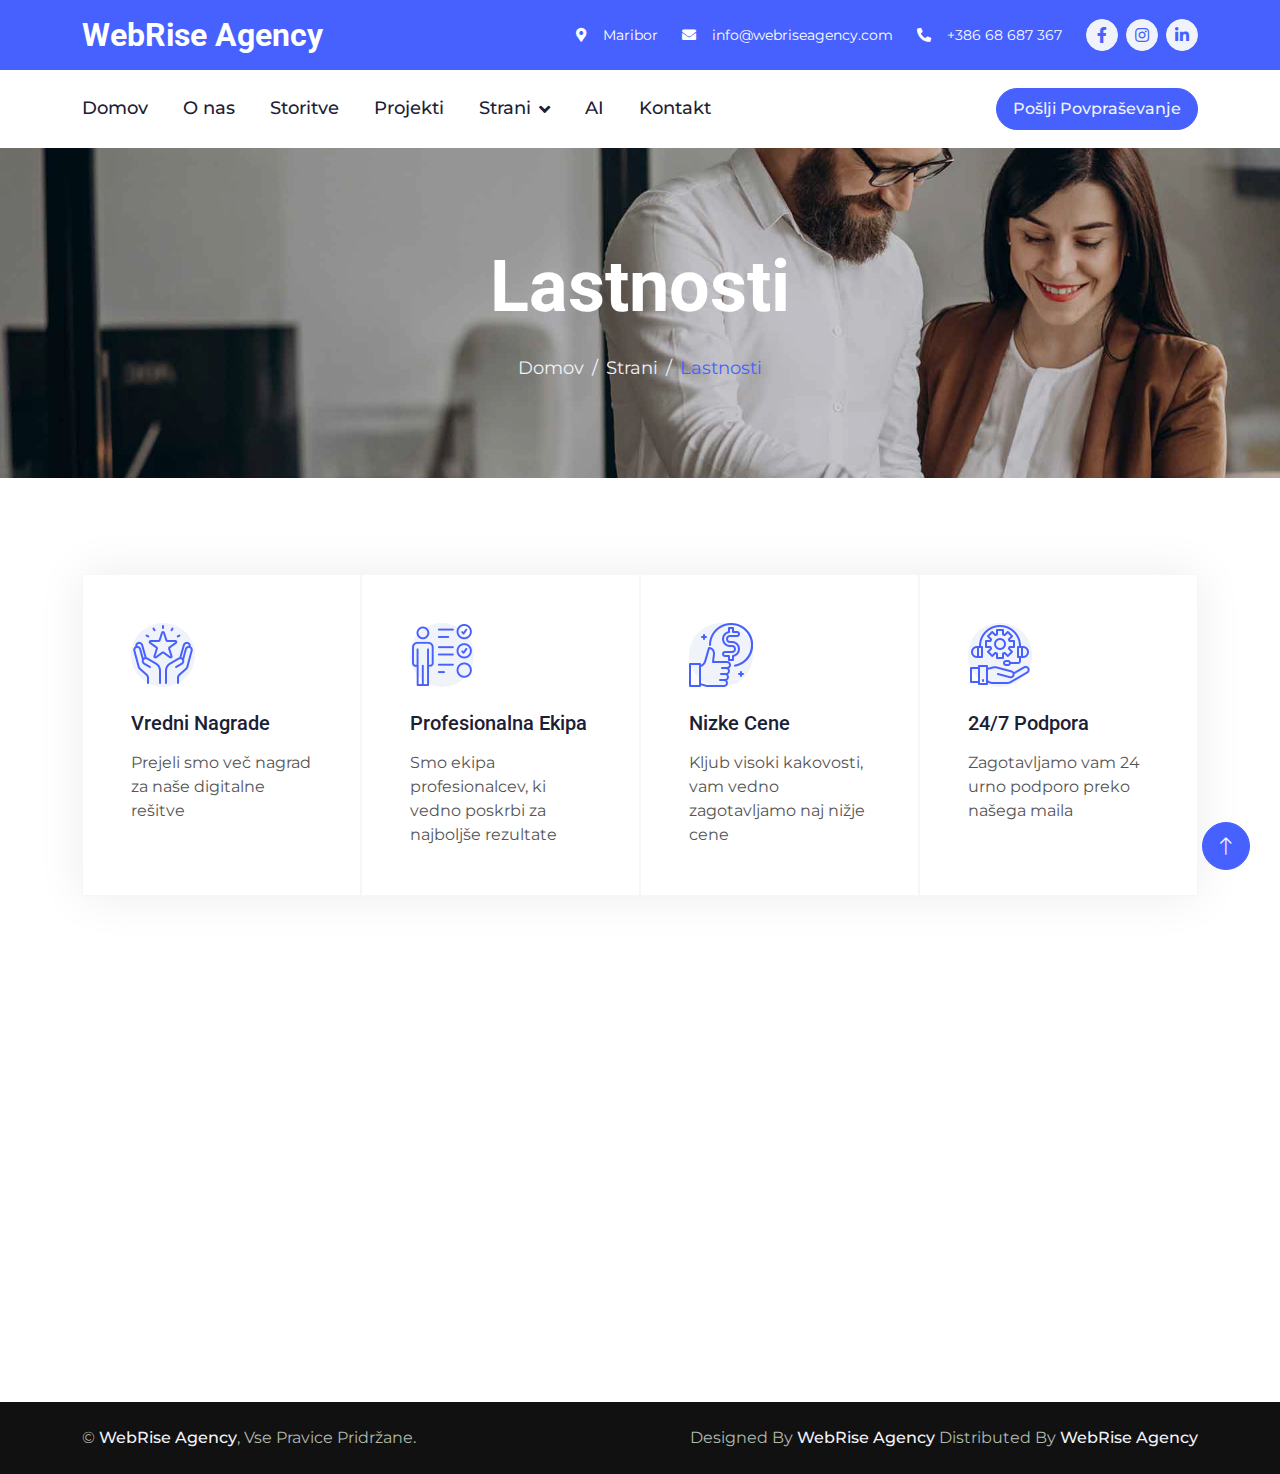
<file: feature.html>
<!DOCTYPE html>
<html lang="en">

<head>
    <meta charset="utf-8">
    <title>WebRise Agency</title>
    <meta content="width=device-width, initial-scale=1.0" name="viewport">
    <meta content="" name="keywords">
    <meta content="" name="description">

    <!-- Favicon -->
    <link href="img/favicon.ico" rel="icon">

    <!-- Google Web Fonts -->
    <link rel="preconnect" href="https://fonts.googleapis.com">
    <link rel="preconnect" href="https://fonts.gstatic.com" crossorigin>
    <link
        href="https://fonts.googleapis.com/css2?family=Montserrat:wght@400;500&family=Roboto:wght@500;700&display=swap"
        rel="stylesheet">

    <!-- Icon Font Stylesheet -->
    <link href="https://cdnjs.cloudflare.com/ajax/libs/font-awesome/5.10.0/css/all.min.css" rel="stylesheet">
    <link href="https://cdn.jsdelivr.net/npm/bootstrap-icons@1.4.1/font/bootstrap-icons.css" rel="stylesheet">

    <!-- Libraries Stylesheet -->
    <link href="lib/animate/animate.min.css" rel="stylesheet">
    <link href="lib/owlcarousel/assets/owl.carousel.min.css" rel="stylesheet">
    <link href="lib/lightbox/css/lightbox.min.css" rel="stylesheet">

    <!-- Customized Bootstrap Stylesheet -->
    <link href="css/bootstrap.min.css" rel="stylesheet">

    <!-- Template Stylesheet -->
    <link href="css/style.css" rel="stylesheet">
</head>

<body>
    <!-- Spinner Start -->
    <div id="spinner"
        class="show bg-white position-fixed translate-middle w-100 vh-100 top-50 start-50 d-flex align-items-center justify-content-center">
        <div class="spinner-border text-primary" role="status" style="width: 3rem; height: 3rem;"></div>
    </div>
    <!-- Spinner End -->


    <!-- Topbar Start -->
    <div class="container-fluid bg-primary text-white d-none d-lg-flex">
        <div class="container py-3">
            <div class="d-flex align-items-center">
                <a href="index.html">
                    <h2 class="text-white fw-bold m-0">WebRise Agency</h2>
                </a>
                <div class="ms-auto d-flex align-items-center">
                    <small class="ms-4"><i class="fa fa-map-marker-alt me-3"></i>Maribor</small>
                    <small class="ms-4"><i class="fa fa-envelope me-3"></i>info@webriseagency.com</small>
                    <small class="ms-4"><i class="fa fa-phone-alt me-3"></i>+386 68 687 367</small>
                    <div class="ms-3 d-flex">
                        <a class="btn btn-sm-square btn-light text-primary rounded-circle ms-2" href="https://www.facebook.com/webriseagency/"><i
                                class="fab fa-facebook-f"></i></a>
                        <a class="btn btn-sm-square btn-light text-primary rounded-circle ms-2" href="https://www.instagram.com/webriseagency/"><i
                                class="fab fa-instagram"></i></a>
                        <a class="btn btn-sm-square btn-light text-primary rounded-circle ms-2" href="https://www.linkedin.com/company/webrise-agency/"><i
                                class="fab fa-linkedin-in"></i></a>
                    </div>
                </div>
            </div>
        </div>
    </div>
    <!-- Topbar End -->


    <!-- Navbar Start -->
    <div class="container-fluid bg-white sticky-top">
        <div class="container">
            <nav class="navbar navbar-expand-lg bg-white navbar-light p-lg-0">
                <a href="index.html" class="navbar-brand d-lg-none">
                    <h1 class="fw-bold m-0">WebRise Agency</h1>
                </a>
                <button type="button" class="navbar-toggler me-0" data-bs-toggle="collapse"
                    data-bs-target="#navbarCollapse">
                    <span class="navbar-toggler-icon"></span>
                </button>
                <div class="collapse navbar-collapse" id="navbarCollapse">
                    <div class="navbar-nav">
                        <a href="index.html" class="nav-item nav-link">Domov</a>
                        <a href="about.html" class="nav-item nav-link">O nas</a>
                        <a href="service.html" class="nav-item nav-link">Storitve</a>
                        <a href="project.html" class="nav-item nav-link">Projekti</a>
                        <div class="nav-item dropdown">
                            <a href="#" class="nav-link dropdown-toggle" data-bs-toggle="dropdown">Strani</a>
                            <div class="dropdown-menu bg-light rounded-0 rounded-bottom m-0">
                                <a href="feature.html" class="dropdown-item">Lastnosti</a>
                                <a href="team.html" class="dropdown-item">Naša Ekipa</a>
                                <a href="testimonial.html" class="dropdown-item">Priporočila</a>
                                <a href="quote.html" class="dropdown-item">Sporočilo</a>
                                <a href="404.html" class="dropdown-item">404 Page</a>
                            </div>
                        </div>
                        <a href="ai.html" class="nav-item nav-link">AI</a>
                        <a href="contact.html" class="nav-item nav-link">Kontakt</a>
                    </div>
                    <div class="ms-auto d-none d-lg-block">
                        <a href="contact.html" class="btn btn-primary rounded-pill py-2 px-3">Pošlji Povpraševanje</a>
                    </div>
                </div>
            </nav>
        </div>
    </div>
    <!-- Navbar End -->


    <!-- Page Header Start -->
    <div class="container-fluid page-header py-5 mb-5 wow fadeIn" data-wow-delay="0.1s">
        <div class="container text-center py-5">
            <h1 class="display-2 text-white mb-4 animated slideInDown">Lastnosti</h1>
            <nav aria-label="breadcrumb animated slideInDown">
                <ol class="breadcrumb justify-content-center mb-0">
                    <li class="breadcrumb-item"><a href="#">Domov</a></li>
                    <li class="breadcrumb-item"><a href="#">Strani</a></li>
                    <li class="breadcrumb-item text-primary" aria-current="page">Lastnosti</li>
                </ol>
            </nav>
        </div>
    </div>
    <!-- Page Header End -->


    <!-- Features Start -->
    <div class="container-xxl py-5">
        <div class="container">
            <div class="row g-0 feature-row">
                <div class="col-md-6 col-lg-3 wow fadeIn" data-wow-delay="0.1s">
                    <div class="feature-item border h-100 p-5">
                        <div class="btn-square bg-light rounded-circle mb-4" style="width: 64px; height: 64px;">
                            <img class="img-fluid" src="img/icon/icon-1.png" alt="Icon">
                        </div>
                        <h5 class="mb-3">Vredni Nagrade</h5>
                        <p class="mb-0">Prejeli smo več nagrad za naše digitalne rešitve</p>
                    </div>
                </div>
                <div class="col-md-6 col-lg-3 wow fadeIn" data-wow-delay="0.3s">
                    <div class="feature-item border h-100 p-5">
                        <div class="btn-square bg-light rounded-circle mb-4" style="width: 64px; height: 64px;">
                            <img class="img-fluid" src="img/icon/icon-2.png" alt="Icon">
                        </div>
                        <h5 class="mb-3">Profesionalna Ekipa</h5>
                        <p class="mb-0">Smo ekipa profesionalcev, ki vedno poskrbi za najboljše rezultate</p>
                    </div>
                </div>
                <div class="col-md-6 col-lg-3 wow fadeIn" data-wow-delay="0.5s">
                    <div class="feature-item border h-100 p-5">
                        <div class="btn-square bg-light rounded-circle mb-4" style="width: 64px; height: 64px;">
                            <img class="img-fluid" src="img/icon/icon-3.png" alt="Icon">
                        </div>
                        <h5 class="mb-3">Nizke Cene</h5>
                        <p class="mb-0">Kljub visoki kakovosti, vam vedno zagotavljamo naj nižje cene</p>
                    </div>
                </div>
                <div class="col-md-6 col-lg-3 wow fadeIn" data-wow-delay="0.7s">
                    <div class="feature-item border h-100 p-5">
                        <div class="btn-square bg-light rounded-circle mb-4" style="width: 64px; height: 64px;">
                            <img class="img-fluid" src="img/icon/icon-4.png" alt="Icon">
                        </div>
                        <h5 class="mb-3">24/7 Podpora</h5>
                        <p class="mb-0">Zagotavljamo vam 24 urno podporo preko našega maila</p>
                    </div>
                </div>
            </div>
        </div>
    </div>
    <!-- Features End -->


      <!-- Footer Start -->
      <div class="container-fluid bg-dark footer mt-5 py-5 wow fadeIn" data-wow-delay="0.1s">
        <div class="container py-5">
            <div class="row g-5">
                <div class="col-lg-3 col-md-6">
                    <h4 class="text-white mb-4">Naša Pisarna</h4>
                    <p class="mb-2"><i class="fa fa-map-marker-alt me-3"></i>Maribor, Slovenia</p>
                    <p class="mb-2"><i class="fa fa-phone-alt me-3"></i>+386 68 687 367</p>
                    <p class="mb-2"><i class="fa fa-envelope me-3"></i>info@webriseagency.com</p>
                    <div class="d-flex pt-3">
                        <a class="btn btn-square btn-light rounded-circle me-2" href="https://www.facebook.com/webriseagency/"><i
                                class="fab fa-facebook-f"></i></a>
                        <a class="btn btn-square btn-light rounded-circle me-2" href="https://www.instagram.com/webriseagency/"><i
                                class="fab fa-instagram"></i></a>
                        <a class="btn btn-square btn-light rounded-circle me-2" href="https://www.linkedin.com/company/webrise-agency/"><i
                                class="fab fa-linkedin-in"></i></a>
                    </div>
                </div>
                <div class="col-lg-3 col-md-6">
                    <h4 class="text-white mb-4">Hitra Navigacija</h4>
                    <a class="btn btn-link" href="">O Nas</a>
                    <a class="btn btn-link" href="">Kontakt</a>
                    <a class="btn btn-link" href="">Storitve</a>
                    <a class="btn btn-link" href="">Terms & Condition</a>
                    <a class="btn btn-link" href="">Support</a>
                </div>
                <div class="col-lg-3 col-md-6">
                    <h4 class="text-white mb-4">Delovnik</h4>
                    <p class="mb-1">Ponedeljek - Petek</p>
                    <h6 class="text-light">09:00 - 17:00</h6>
                    <p class="mb-1">Sobota</p>
                    <h6 class="text-light">12:00 - 17:00</h6>
                    <p class="mb-1">Nedelja</p>
                    <h6 class="text-light">Zaprto</h6>
                </div>
                <div class="col-lg-3 col-md-6">
                    <h4 class="text-white mb-4">Novice</h4>
                    <p>Prijavite se na naše tedenske novice</p>
                    <div class="position-relative w-100">
                        <input class="form-control bg-transparent w-100 py-3 ps-4 pe-5" type="text"
                            placeholder="Tvoja E-Pošta">
                        <button type="button"
                            class="btn btn-light py-2 position-absolute top-0 end-0 mt-2 me-2">Prijavi Se</button>
                    </div>
                </div>
            </div>
        </div>
    </div>
    <!-- Footer End -->


    <!-- Copyright Start -->
    <div class="container-fluid copyright py-4">
        <div class="container">
            <div class="row">
                <div class="col-md-6 text-center text-md-start mb-3 mb-md-0">
                    &copy; <a class="fw-medium text-light" href="#">WebRise Agency</a>, Vse Pravice Pridržane.
                </div>
                <div class="col-md-6 text-center text-md-end">
                    <!--/*** This template is free as long as you keep the footer author’s credit link/attribution link/backlink. If you'd like to use the template without the footer author’s credit link/attribution link/backlink, you can purchase the Credit Removal License from "https://htmlcodex.com/credit-removal". Thank you for your support. ***/-->
                    Designed By <a class="fw-medium text-light" href="./index.html">WebRise Agency</a>
                    Distributed By <a class="fw-medium text-light" href="./index.html">WebRise Agency</a>
                </div>
            </div>
        </div>
    </div>
    <!-- Copyright End -->


    <!-- Back to Top -->
    <a href="#" class="btn btn-lg btn-primary btn-lg-square rounded-circle back-to-top"><i
            class="bi bi-arrow-up"></i></a>


    <!-- JavaScript Libraries -->
    <script src="https://ajax.googleapis.com/ajax/libs/jquery/3.6.1/jquery.min.js"></script>
    <script src="https://cdn.jsdelivr.net/npm/bootstrap@5.0.0/dist/js/bootstrap.bundle.min.js"></script>
    <script src="lib/wow/wow.min.js"></script>
    <script src="lib/easing/easing.min.js"></script>
    <script src="lib/waypoints/waypoints.min.js"></script>
    <script src="lib/owlcarousel/owl.carousel.min.js"></script>
    <script src="lib/lightbox/js/lightbox.min.js"></script>

    <!-- Template Javascript -->
    <script src="js/main.js"></script>
</body>

</html>
</file>
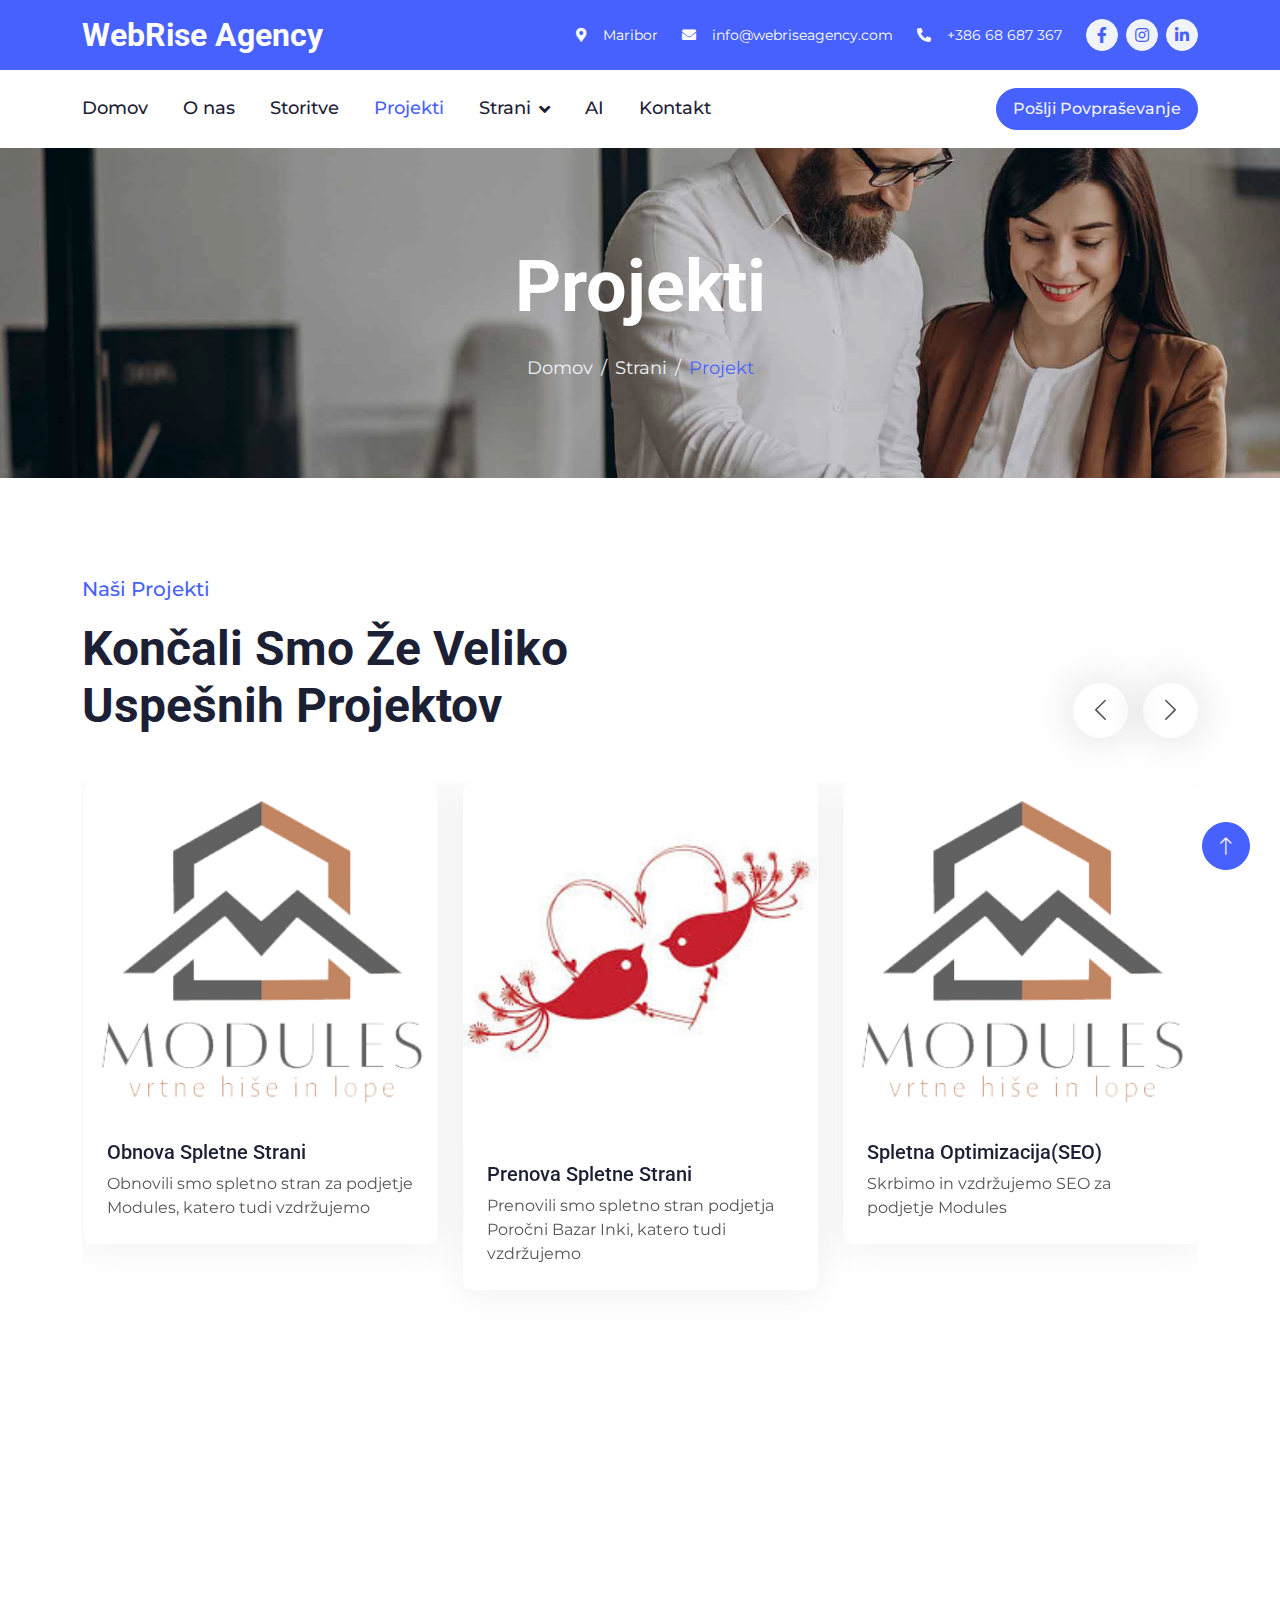
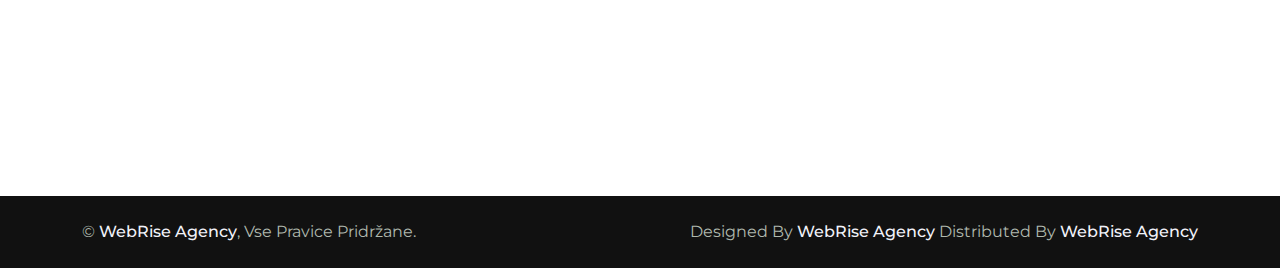
<file: project.html>
<!DOCTYPE html>
<html lang="en">

<head>
    <meta charset="utf-8">
    <title>WebRise Agency</title>
    <meta content="width=device-width, initial-scale=1.0" name="viewport">
    <meta content="" name="keywords">
    <meta content="" name="description">

    <!-- Favicon -->
    <link href="img/favicon.ico" rel="icon">

    <!-- Google Web Fonts -->
    <link rel="preconnect" href="https://fonts.googleapis.com">
    <link rel="preconnect" href="https://fonts.gstatic.com" crossorigin>
    <link
        href="https://fonts.googleapis.com/css2?family=Montserrat:wght@400;500&family=Roboto:wght@500;700&display=swap"
        rel="stylesheet">

    <!-- Icon Font Stylesheet -->
    <link href="https://cdnjs.cloudflare.com/ajax/libs/font-awesome/5.10.0/css/all.min.css" rel="stylesheet">
    <link href="https://cdn.jsdelivr.net/npm/bootstrap-icons@1.4.1/font/bootstrap-icons.css" rel="stylesheet">

    <!-- Libraries Stylesheet -->
    <link href="lib/animate/animate.min.css" rel="stylesheet">
    <link href="lib/owlcarousel/assets/owl.carousel.min.css" rel="stylesheet">
    <link href="lib/lightbox/css/lightbox.min.css" rel="stylesheet">

    <!-- Customized Bootstrap Stylesheet -->
    <link href="css/bootstrap.min.css" rel="stylesheet">

    <!-- Template Stylesheet -->
    <link href="css/style.css" rel="stylesheet">
</head>

<body>
    <!-- Spinner Start -->
    <div id="spinner"
        class="show bg-white position-fixed translate-middle w-100 vh-100 top-50 start-50 d-flex align-items-center justify-content-center">
        <div class="spinner-border text-primary" role="status" style="width: 3rem; height: 3rem;"></div>
    </div>
    <!-- Spinner End -->


    <!-- Topbar Start -->
    <div class="container-fluid bg-primary text-white d-none d-lg-flex">
        <div class="container py-3">
            <div class="d-flex align-items-center">
                <a href="index.html">
                    <h2 class="text-white fw-bold m-0">WebRise Agency</h2>
                </a>
                <div class="ms-auto d-flex align-items-center">
                    <small class="ms-4"><i class="fa fa-map-marker-alt me-3"></i>Maribor</small>
                    <small class="ms-4"><i class="fa fa-envelope me-3"></i>info@webriseagency.com</small>
                    <small class="ms-4"><i class="fa fa-phone-alt me-3"></i>+386 68 687 367</small>
                    <div class="ms-3 d-flex">
                        <a class="btn btn-sm-square btn-light text-primary rounded-circle ms-2" href="https://www.facebook.com/webriseagency/"><i
                                class="fab fa-facebook-f"></i></a>
                        <a class="btn btn-sm-square btn-light text-primary rounded-circle ms-2" href="https://www.instagram.com/webriseagency/"><i
                                class="fab fa-instagram"></i></a>
                        <a class="btn btn-sm-square btn-light text-primary rounded-circle ms-2" href="https://www.linkedin.com/company/webrise-agency/"><i
                                class="fab fa-linkedin-in"></i></a>
                    </div>
                </div>
            </div>
        </div>
    </div>
    <!-- Topbar End -->


    <!-- Navbar Start -->
    <div class="container-fluid bg-white sticky-top">
        <div class="container">
            <nav class="navbar navbar-expand-lg bg-white navbar-light p-lg-0">
                <a href="index.html" class="navbar-brand d-lg-none">
                    <h1 class="fw-bold m-0">WebRise Agency</h1>
                </a>
                <button type="button" class="navbar-toggler me-0" data-bs-toggle="collapse"
                    data-bs-target="#navbarCollapse">
                    <span class="navbar-toggler-icon"></span>
                </button>
                <div class="collapse navbar-collapse" id="navbarCollapse">
                    <div class="navbar-nav">
                        <a href="index.html" class="nav-item nav-link">Domov</a>
                        <a href="about.html" class="nav-item nav-link">O nas</a>
                        <a href="service.html" class="nav-item nav-link">Storitve</a>
                        <a href="project.html" class="nav-item nav-link active">Projekti</a>
                        <div class="nav-item dropdown">
                            <a href="#" class="nav-link dropdown-toggle" data-bs-toggle="dropdown">Strani</a>
                            <div class="dropdown-menu bg-light rounded-0 rounded-bottom m-0">
                                <a href="feature.html" class="dropdown-item">Lastnosti</a>
                                <a href="team.html" class="dropdown-item">Naša Ekipa</a>
                                <a href="testimonial.html" class="dropdown-item">Priporočila</a>
                                <a href="quote.html" class="dropdown-item">Sporočilo</a>
                                <a href="404.html" class="dropdown-item">404 Page</a>
                            </div>
                        </div>
                        <a href="ai.html" class="nav-item nav-link">AI</a>
                        <a href="contact.html" class="nav-item nav-link">Kontakt</a>
                    </div>
                    <div class="ms-auto d-none d-lg-block">
                        <a href="contact.html" class="btn btn-primary rounded-pill py-2 px-3">Pošlji Povpraševanje</a>
                    </div>
                </div>
            </nav>
        </div>
    </div>
    <!-- Navbar End -->


    <!-- Page Header Start -->
    <div class="container-fluid page-header py-5 mb-5 wow fadeIn" data-wow-delay="0.1s">
        <div class="container text-center py-5">
            <h1 class="display-2 text-white mb-4 animated slideInDown">Projekti</h1>
            <nav aria-label="breadcrumb animated slideInDown">
                <ol class="breadcrumb justify-content-center mb-0">
                    <li class="breadcrumb-item"><a href="#">Domov</a></li>
                    <li class="breadcrumb-item"><a href="#">Strani</a></li>
                    <li class="breadcrumb-item text-primary" aria-current="page">Projekt</li>
                </ol>
            </nav>
        </div>
    </div>
    <!-- Page Header End -->


    <!-- Project Start -->
    <div class="container-xxl pt-5">
        <div class="container">
            <div class="text-center text-md-start pb-5 pb-md-0 wow fadeInUp" data-wow-delay="0.1s"
                style="max-width: 500px;">
                <p class="fs-5 fw-medium text-primary">Naši Projekti</p>
                <h1 class="display-5 mb-5">Končali Smo Že Veliko Uspešnih Projektov</h1>
            </div>
            <div class="owl-carousel project-carousel wow fadeInUp" data-wow-delay="0.1s">
                
                <div class="project-item mb-5">
                    <div class="position-relative">
                        <img class="img-fluid" src="img/inki.jpg" alt="">
                        <div class="project-overlay">
                            <a class="btn btn-lg-square btn-light rounded-circle m-1" href="img/inki.jpg"
                                data-lightbox="project"><i class="fa fa-eye"></i></a>
                            <a class="btn btn-lg-square btn-light rounded-circle m-1" href=""><i
                                    class="fa fa-link"></i></a>
                        </div>
                    </div>
                    <div class="p-4">
                        <a class="d-block h5" href="">Prenova Spletne Strani</a>
                        <span>Prenovili smo spletno stran podjetja Poročni Bazar Inki, katero tudi vzdržujemo</span>
                    </div>
                </div>
                <div class="project-item mb-5">
                    <div class="position-relative">
                        <img class="img-fluid" src="img/modules2.png" alt="">
                        <div class="project-overlay">
                            <a class="btn btn-lg-square btn-light rounded-circle m-1" href="img/modules2.png"
                                data-lightbox="project"><i class="fa fa-eye"></i></a>
                            <a class="btn btn-lg-square btn-light rounded-circle m-1" href=""><i
                                    class="fa fa-link"></i></a>
                        </div>
                    </div>
                    <div class="p-4">
                        <a class="d-block h5" href="">Spletna Optimizacija(SEO)</a>
                        <span>Skrbimo in vzdržujemo SEO za podjetje Modules</span>
                    </div>
                </div>
                <div class="project-item mb-5">
                    <div class="position-relative">
                        <img class="img-fluid" src="img/filipendula.png" alt="">
                        <div class="project-overlay">
                            <a class="btn btn-lg-square btn-light rounded-circle m-1" href="img/filipendula.png"
                                data-lightbox="project"><i class="fa fa-eye"></i></a>
                            <a class="btn btn-lg-square btn-light rounded-circle m-1" href=""><i
                                    class="fa fa-link"></i></a>
                        </div>
                    </div>
                    <div class="p-4">
                        <a class="d-block h5" href="">Fotografija Produktov</a>
                        <span>Fotografirali smo produkte za podjetje Filipendula</span>
                    </div>
                </div>
                <div class="project-item mb-5">
                    <div class="position-relative">
                        <img class="img-fluid" src="img/modules2.png" alt="Filipendula">
                        <div class="project-overlay">
                            <a class="btn btn-lg-square btn-light rounded-circle m-1" href="img/modules2.png"
                                data-lightbox="project"><i class="fa fa-eye"></i></a>
                            <a class="btn btn-lg-square btn-light rounded-circle m-1" href=""><i
                                    class="fa fa-link"></i></a>
                        </div>
                    </div>
                    <div class="p-4">
                        <a class="d-block h5" href="">Obnova Spletne Strani</a>
                        <span>Obnovili smo spletno stran za podjetje Modules, katero tudi vzdržujemo</span>
                    </div>
                </div>
            </div>
        </div>
    </div>
    <!-- Project End -->


      <!-- Footer Start -->
      <div class="container-fluid bg-dark footer mt-5 py-5 wow fadeIn" data-wow-delay="0.1s">
        <div class="container py-5">
            <div class="row g-5">
                <div class="col-lg-3 col-md-6">
                    <h4 class="text-white mb-4">Naša Pisarna</h4>
                    <p class="mb-2"><i class="fa fa-map-marker-alt me-3"></i>Maribor, Slovenia</p>
                    <p class="mb-2"><i class="fa fa-phone-alt me-3"></i>+386 68 687 367</p>
                    <p class="mb-2"><i class="fa fa-envelope me-3"></i>info@webriseagency.com</p>
                    <div class="d-flex pt-3">
                        <a class="btn btn-square btn-light rounded-circle me-2" href="https://www.facebook.com/webriseagency/"><i
                                class="fab fa-facebook-f"></i></a>
                        <a class="btn btn-square btn-light rounded-circle me-2" href="https://www.instagram.com/webriseagency/"><i
                                class="fab fa-instagram"></i></a>
                        <a class="btn btn-square btn-light rounded-circle me-2" href="https://www.linkedin.com/company/webrise-agency/"><i
                                class="fab fa-linkedin-in"></i></a>
                    </div>
                </div>
                <div class="col-lg-3 col-md-6">
                    <h4 class="text-white mb-4">Hitra Navigacija</h4>
                    <a class="btn btn-link" href="">O Nas</a>
                    <a class="btn btn-link" href="">Kontakt</a>
                    <a class="btn btn-link" href="">Storitve</a>
                    <a class="btn btn-link" href="">Terms & Condition</a>
                    <a class="btn btn-link" href="">Support</a>
                </div>
                <div class="col-lg-3 col-md-6">
                    <h4 class="text-white mb-4">Delovnik</h4>
                    <p class="mb-1">Ponedeljek - Petek</p>
                    <h6 class="text-light">09:00 - 17:00</h6>
                    <p class="mb-1">Sobota</p>
                    <h6 class="text-light">12:00 - 17:00</h6>
                    <p class="mb-1">Nedelja</p>
                    <h6 class="text-light">Zaprto</h6>
                </div>
                <div class="col-lg-3 col-md-6">
                    <h4 class="text-white mb-4">Novice</h4>
                    <p>Prijavite se na naše tedenske novice</p>
                    <div class="position-relative w-100">
                        <input class="form-control bg-transparent w-100 py-3 ps-4 pe-5" type="text"
                            placeholder="Tvoja E-Pošta">
                        <button type="button"
                            class="btn btn-light py-2 position-absolute top-0 end-0 mt-2 me-2">Prijavi Se</button>
                    </div>
                </div>
            </div>
        </div>
    </div>
    <!-- Footer End -->


    <!-- Copyright Start -->
    <div class="container-fluid copyright py-4">
        <div class="container">
            <div class="row">
                <div class="col-md-6 text-center text-md-start mb-3 mb-md-0">
                    &copy; <a class="fw-medium text-light" href="#">WebRise Agency</a>, Vse Pravice Pridržane.
                </div>
                <div class="col-md-6 text-center text-md-end">
                    <!--/*** This template is free as long as you keep the footer author’s credit link/attribution link/backlink. If you'd like to use the template without the footer author’s credit link/attribution link/backlink, you can purchase the Credit Removal License from "https://htmlcodex.com/credit-removal". Thank you for your support. ***/-->
                    Designed By <a class="fw-medium text-light" href="./index.html">WebRise Agency</a>
                    Distributed By <a class="fw-medium text-light" href="./index.html">WebRise Agency</a>
                </div>
            </div>
        </div>
    </div>
    <!-- Copyright End -->


    <!-- Back to Top -->
    <a href="#" class="btn btn-lg btn-primary btn-lg-square rounded-circle back-to-top"><i
            class="bi bi-arrow-up"></i></a>


    <!-- JavaScript Libraries -->
    <script src="https://ajax.googleapis.com/ajax/libs/jquery/3.6.1/jquery.min.js"></script>
    <script src="https://cdn.jsdelivr.net/npm/bootstrap@5.0.0/dist/js/bootstrap.bundle.min.js"></script>
    <script src="lib/wow/wow.min.js"></script>
    <script src="lib/easing/easing.min.js"></script>
    <script src="lib/waypoints/waypoints.min.js"></script>
    <script src="lib/owlcarousel/owl.carousel.min.js"></script>
    <script src="lib/lightbox/js/lightbox.min.js"></script>

    <!-- Template Javascript -->
    <script src="js/main.js"></script>
</body>

</html>
</file>
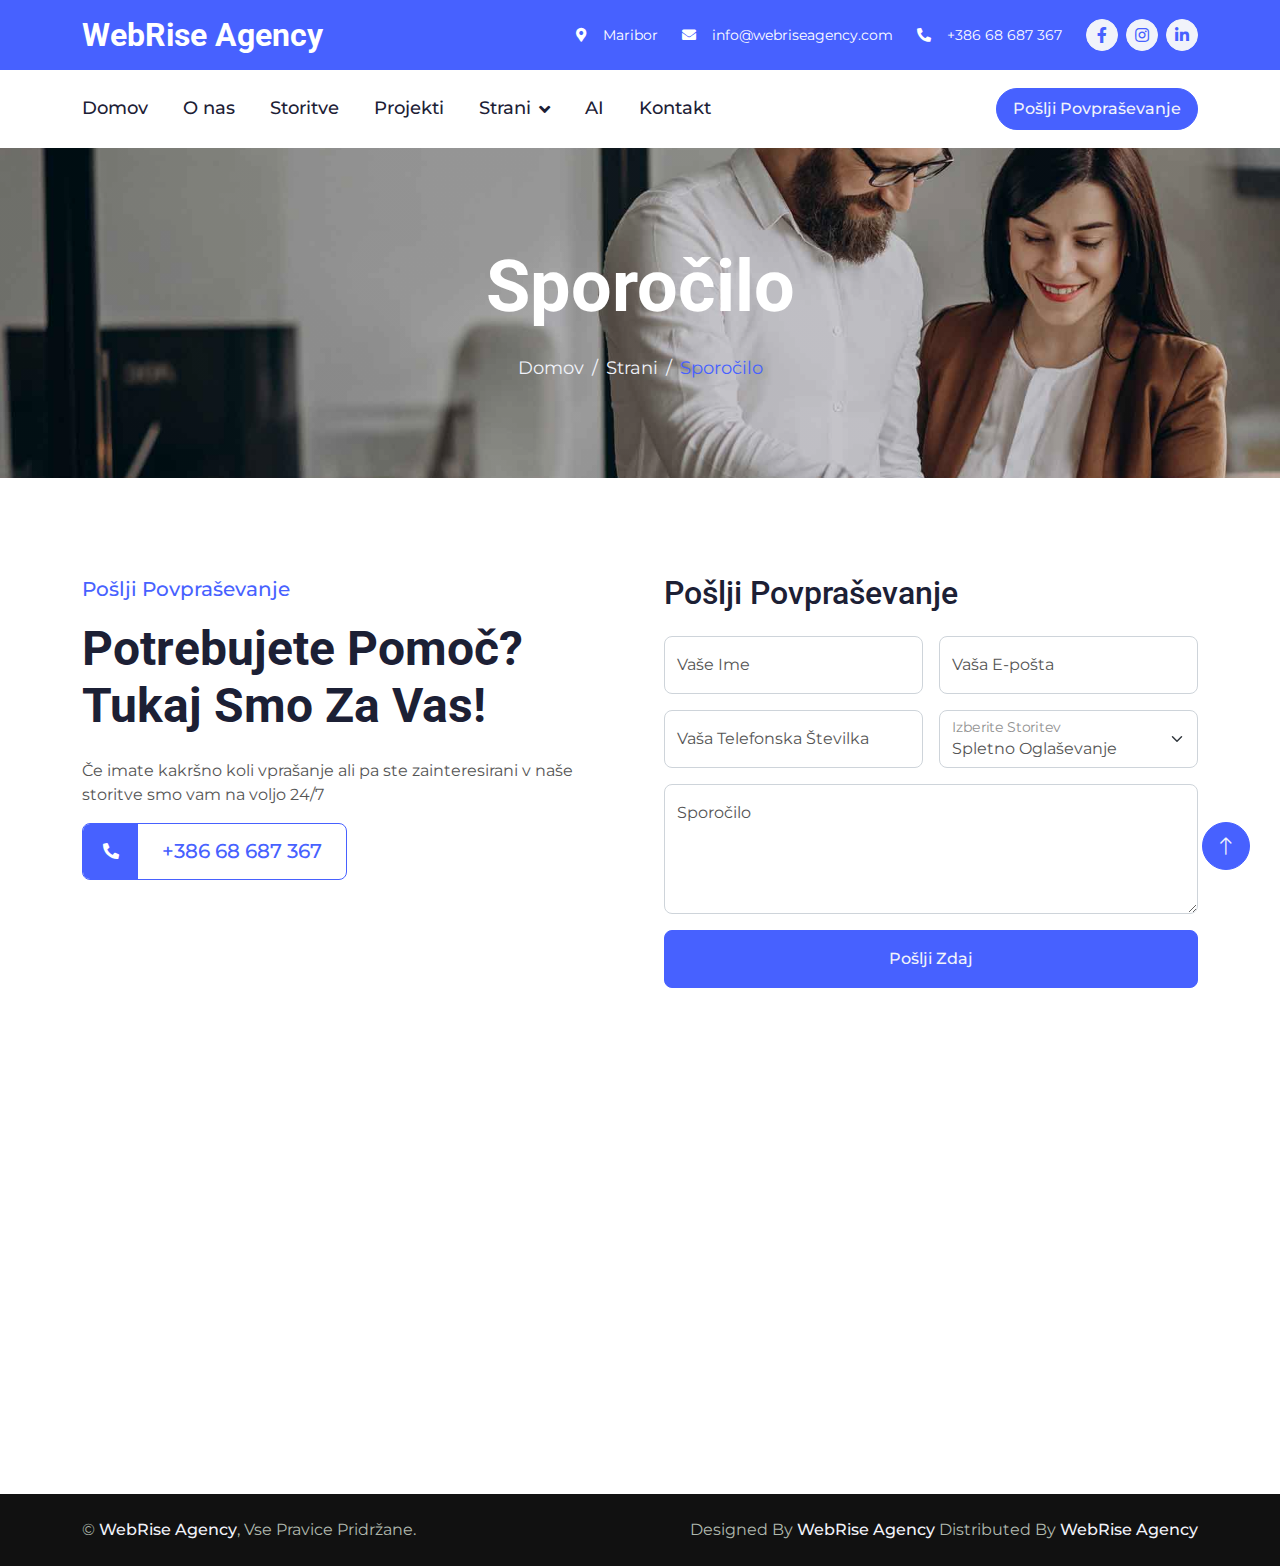
<file: quote.html>
<!DOCTYPE html>
<html lang="en">

<head>
    <meta charset="utf-8">
    <title>WebRise Agency</title>
    <meta content="width=device-width, initial-scale=1.0" name="viewport">
    <meta content="" name="keywords">
    <meta content="" name="description">

    <!-- Favicon -->
    <link href="img/favicon.ico" rel="icon">

    <!-- Google Web Fonts -->
    <link rel="preconnect" href="https://fonts.googleapis.com">
    <link rel="preconnect" href="https://fonts.gstatic.com" crossorigin>
    <link
        href="https://fonts.googleapis.com/css2?family=Montserrat:wght@400;500&family=Roboto:wght@500;700&display=swap"
        rel="stylesheet">

    <!-- Icon Font Stylesheet -->
    <link href="https://cdnjs.cloudflare.com/ajax/libs/font-awesome/5.10.0/css/all.min.css" rel="stylesheet">
    <link href="https://cdn.jsdelivr.net/npm/bootstrap-icons@1.4.1/font/bootstrap-icons.css" rel="stylesheet">

    <!-- Libraries Stylesheet -->
    <link href="lib/animate/animate.min.css" rel="stylesheet">
    <link href="lib/owlcarousel/assets/owl.carousel.min.css" rel="stylesheet">
    <link href="lib/lightbox/css/lightbox.min.css" rel="stylesheet">

    <!-- Customized Bootstrap Stylesheet -->
    <link href="css/bootstrap.min.css" rel="stylesheet">

    <!-- Template Stylesheet -->
    <link href="css/style.css" rel="stylesheet">
</head>

<body>
    <!-- Spinner Start -->
    <div id="spinner"
        class="show bg-white position-fixed translate-middle w-100 vh-100 top-50 start-50 d-flex align-items-center justify-content-center">
        <div class="spinner-border text-primary" role="status" style="width: 3rem; height: 3rem;"></div>
    </div>
    <!-- Spinner End -->


    <!-- Topbar Start -->
    <div class="container-fluid bg-primary text-white d-none d-lg-flex">
        <div class="container py-3">
            <div class="d-flex align-items-center">
                <a href="index.html">
                    <h2 class="text-white fw-bold m-0">WebRise Agency</h2>
                </a>
                <div class="ms-auto d-flex align-items-center">
                    <small class="ms-4"><i class="fa fa-map-marker-alt me-3"></i>Maribor</small>
                    <small class="ms-4"><i class="fa fa-envelope me-3"></i>info@webriseagency.com</small>
                    <small class="ms-4"><i class="fa fa-phone-alt me-3"></i>+386 68 687 367</small>
                    <div class="ms-3 d-flex">
                        <a class="btn btn-sm-square btn-light text-primary rounded-circle ms-2" href="https://www.facebook.com/webriseagency/"><i
                                class="fab fa-facebook-f"></i></a>
                        <a class="btn btn-sm-square btn-light text-primary rounded-circle ms-2" href="https://www.instagram.com/webriseagency/"><i
                                class="fab fa-instagram"></i></a>
                        <a class="btn btn-sm-square btn-light text-primary rounded-circle ms-2" href="https://www.linkedin.com/company/webrise-agency/"><i
                                class="fab fa-linkedin-in"></i></a>
                    </div>
                </div>
            </div>
        </div>
    </div>
    <!-- Topbar End -->


    <!-- Navbar Start -->
    <div class="container-fluid bg-white sticky-top">
        <div class="container">
            <nav class="navbar navbar-expand-lg bg-white navbar-light p-lg-0">
                <a href="index.html" class="navbar-brand d-lg-none">
                    <h1 class="fw-bold m-0">WebRise Agency</h1>
                </a>
                <button type="button" class="navbar-toggler me-0" data-bs-toggle="collapse"
                    data-bs-target="#navbarCollapse">
                    <span class="navbar-toggler-icon"></span>
                </button>
                <div class="collapse navbar-collapse" id="navbarCollapse">
                    <div class="navbar-nav">
                        <a href="index.html" class="nav-item nav-link">Domov</a>
                        <a href="about.html" class="nav-item nav-link">O nas</a>
                        <a href="service.html" class="nav-item nav-link">Storitve</a>
                        <a href="project.html" class="nav-item nav-link">Projekti</a>
                        <div class="nav-item dropdown">
                            <a href="#" class="nav-link dropdown-toggle" data-bs-toggle="dropdown">Strani</a>
                            <div class="dropdown-menu bg-light rounded-0 rounded-bottom m-0">
                                <a href="feature.html" class="dropdown-item">Lastnosti</a>
                                <a href="team.html" class="dropdown-item">Naša Ekipa</a>
                                <a href="testimonial.html" class="dropdown-item">Priporočila</a>
                                <a href="quote.html" class="dropdown-item">Sporočilo</a>
                                <a href="404.html" class="dropdown-item">404 Page</a>
                            </div>
                        </div>
                        <a href="ai.html" class="nav-item nav-link">AI</a>
                        <a href="contact.html" class="nav-item nav-link">Kontakt</a>
                    </div>
                    <div class="ms-auto d-none d-lg-block">
                        <a href="contact.html" class="btn btn-primary rounded-pill py-2 px-3">Pošlji Povpraševanje</a>
                    </div>
                </div>
            </nav>
        </div>
    </div>
    <!-- Navbar End -->


    <!-- Page Header Start -->
    <div class="container-fluid page-header py-5 mb-5 wow fadeIn" data-wow-delay="0.1s">
        <div class="container text-center py-5">
            <h1 class="display-2 text-white mb-4 animated slideInDown">Sporočilo</h1>
            <nav aria-label="breadcrumb animated slideInDown">
                <ol class="breadcrumb justify-content-center mb-0">
                    <li class="breadcrumb-item"><a href="#">Domov</a></li>
                    <li class="breadcrumb-item"><a href="#">Strani</a></li>
                    <li class="breadcrumb-item text-primary" aria-current="page">Sporočilo</li>
                </ol>
            </nav>
        </div>
    </div>
    <!-- Page Header End -->


     <!-- Quote Start -->
    <div class="container-xxl py-5">
        <div class="container">
            <div class="row g-5">
                <div class="col-lg-6 wow fadeInUp" data-wow-delay="0.1s">
                    <p class="fs-5 fw-medium text-primary">Pošlji Povpraševanje</p>
                    <h1 class="display-5 mb-4">Potrebujete Pomoč? Tukaj Smo Za Vas!</h1>
                    <p>Če imate kakršno koli vprašanje ali pa ste zainteresirani v naše storitve smo vam na voljo 24/7</p>
                    
                    <a class="d-inline-flex align-items-center rounded overflow-hidden border border-primary" href="">
                        <span class="btn-lg-square bg-primary" style="width: 55px; height: 55px;">
                            <i class="fa fa-phone-alt text-white"></i>
                        </span>
                        <span class="fs-5 fw-medium mx-4">+386 68 687 367</span>
                    </a>
                </div>
                <div class="col-lg-6 wow fadeInUp" data-wow-delay="0.5s">
                    <h2 class="mb-4">Pošlji Povpraševanje</h2>
                    <form action="https://formsubmit.co/info@webriseagency.com" method="POST">
                        <input type="hidden" name="_next" value="https://webriseagency.com/index.html">
                    <div class="row g-3">
                        <div class="col-sm-6">
                            <div class="form-floating">
                                <input name="name" type="text" class="form-control" id="name" placeholder="Your Name">
                                <label for="name">Vaše Ime</label>
                            </div>
                        </div>
                        <div class="col-sm-6">
                            <div class="form-floating">
                                <input name="mail" type="email" class="form-control" id="mail" placeholder="Your Email">
                                <label for="mail">Vaša E-pošta</label>
                            </div>
                        </div>
                        <div class="col-sm-6">
                            <div class="form-floating">
                                <input name="mobile" type="text" class="form-control" id="mobile" placeholder="Your Mobile">
                                <label for="mobile">Vaša Telefonska Številka</label>
                            </div>
                        </div>
                        <div class="col-sm-6">
                            <div class="form-floating">
                                <select name="service" class="form-select" id="service">
                                    <option selected>Spletno Oglaševanje</option>
                                    <option value="">Socialna Omrežja</option>
                                    <option value="">Spletne Strani</option>
                                    <option value="">Fotografija In Video</option>
                                    <option value="">SEO</option>
                                    <option value="">Spletno Oblikovanje</option>
                                </select>
                                <label for="service">Izberite Storitev</label>
                            </div>
                        </div>
                        <div class="col-12">
                            <div class="form-floating">
                                <textarea class="form-control" placeholder="Leave a message here" id="message"
                                    style="height: 130px"></textarea>
                                <label for="message">Sporočilo</label>
                            </div>
                        </div>
                        <div class="col-12 text-center">
                            <button class="btn btn-primary w-100 py-3" type="submit">Pošlji Zdaj</button>
                        </div>
                    </div>
                    </form>
                </div>
            </div>
        </div>
    </div>
    <!-- Quote Start -->


      <!-- Footer Start -->
      <div class="container-fluid bg-dark footer mt-5 py-5 wow fadeIn" data-wow-delay="0.1s">
        <div class="container py-5">
            <div class="row g-5">
                <div class="col-lg-3 col-md-6">
                    <h4 class="text-white mb-4">Naša Pisarna</h4>
                    <p class="mb-2"><i class="fa fa-map-marker-alt me-3"></i>Maribor, Slovenia</p>
                    <p class="mb-2"><i class="fa fa-phone-alt me-3"></i>+386 68 687 367</p>
                    <p class="mb-2"><i class="fa fa-envelope me-3"></i>info@webriseagency.com</p>
                    <div class="d-flex pt-3">
                        <a class="btn btn-square btn-light rounded-circle me-2" href="https://www.facebook.com/webriseagency/"><i
                                class="fab fa-facebook-f"></i></a>
                        <a class="btn btn-square btn-light rounded-circle me-2" href="https://www.instagram.com/webriseagency/"><i
                                class="fab fa-instagram"></i></a>
                        <a class="btn btn-square btn-light rounded-circle me-2" href="https://www.linkedin.com/company/webrise-agency/"><i
                                class="fab fa-linkedin-in"></i></a>
                    </div>
                </div>
                <div class="col-lg-3 col-md-6">
                    <h4 class="text-white mb-4">Hitra Navigacija</h4>
                    <a class="btn btn-link" href="">O Nas</a>
                    <a class="btn btn-link" href="">Kontakt</a>
                    <a class="btn btn-link" href="">Storitve</a>
                    <a class="btn btn-link" href="">Terms & Condition</a>
                    <a class="btn btn-link" href="">Support</a>
                </div>
                <div class="col-lg-3 col-md-6">
                    <h4 class="text-white mb-4">Delovnik</h4>
                    <p class="mb-1">Ponedeljek - Petek</p>
                    <h6 class="text-light">09:00 - 17:00</h6>
                    <p class="mb-1">Sobota</p>
                    <h6 class="text-light">12:00 - 17:00</h6>
                    <p class="mb-1">Nedelja</p>
                    <h6 class="text-light">Zaprto</h6>
                </div>
                <div class="col-lg-3 col-md-6">
                    <h4 class="text-white mb-4">Novice</h4>
                    <p>Prijavite se na naše tedenske novice</p>
                    <div class="position-relative w-100">
                        <input class="form-control bg-transparent w-100 py-3 ps-4 pe-5" type="text"
                            placeholder="Tvoja E-Pošta">
                        <button type="button"
                            class="btn btn-light py-2 position-absolute top-0 end-0 mt-2 me-2">Prijavi Se</button>
                    </div>
                </div>
            </div>
        </div>
    </div>
    <!-- Footer End -->


    <!-- Copyright Start -->
    <div class="container-fluid copyright py-4">
        <div class="container">
            <div class="row">
                <div class="col-md-6 text-center text-md-start mb-3 mb-md-0">
                    &copy; <a class="fw-medium text-light" href="#">WebRise Agency</a>, Vse Pravice Pridržane.
                </div>
                <div class="col-md-6 text-center text-md-end">
                    <!--/*** This template is free as long as you keep the footer author’s credit link/attribution link/backlink. If you'd like to use the template without the footer author’s credit link/attribution link/backlink, you can purchase the Credit Removal License from "https://htmlcodex.com/credit-removal". Thank you for your support. ***/-->
                    Designed By <a class="fw-medium text-light" href="./index.html">WebRise Agency</a>
                    Distributed By <a class="fw-medium text-light" href="./index.html">WebRise Agency</a>
                </div>
            </div>
        </div>
    </div>
    <!-- Copyright End -->


    <!-- Back to Top -->
    <a href="#" class="btn btn-lg btn-primary btn-lg-square rounded-circle back-to-top"><i
            class="bi bi-arrow-up"></i></a>


    <!-- JavaScript Libraries -->
    <script src="https://ajax.googleapis.com/ajax/libs/jquery/3.6.1/jquery.min.js"></script>
    <script src="https://cdn.jsdelivr.net/npm/bootstrap@5.0.0/dist/js/bootstrap.bundle.min.js"></script>
    <script src="lib/wow/wow.min.js"></script>
    <script src="lib/easing/easing.min.js"></script>
    <script src="lib/waypoints/waypoints.min.js"></script>
    <script src="lib/owlcarousel/owl.carousel.min.js"></script>
    <script src="lib/lightbox/js/lightbox.min.js"></script>

    <!-- Template Javascript -->
    <script src="js/main.js"></script>
</body>

</html>
</file>
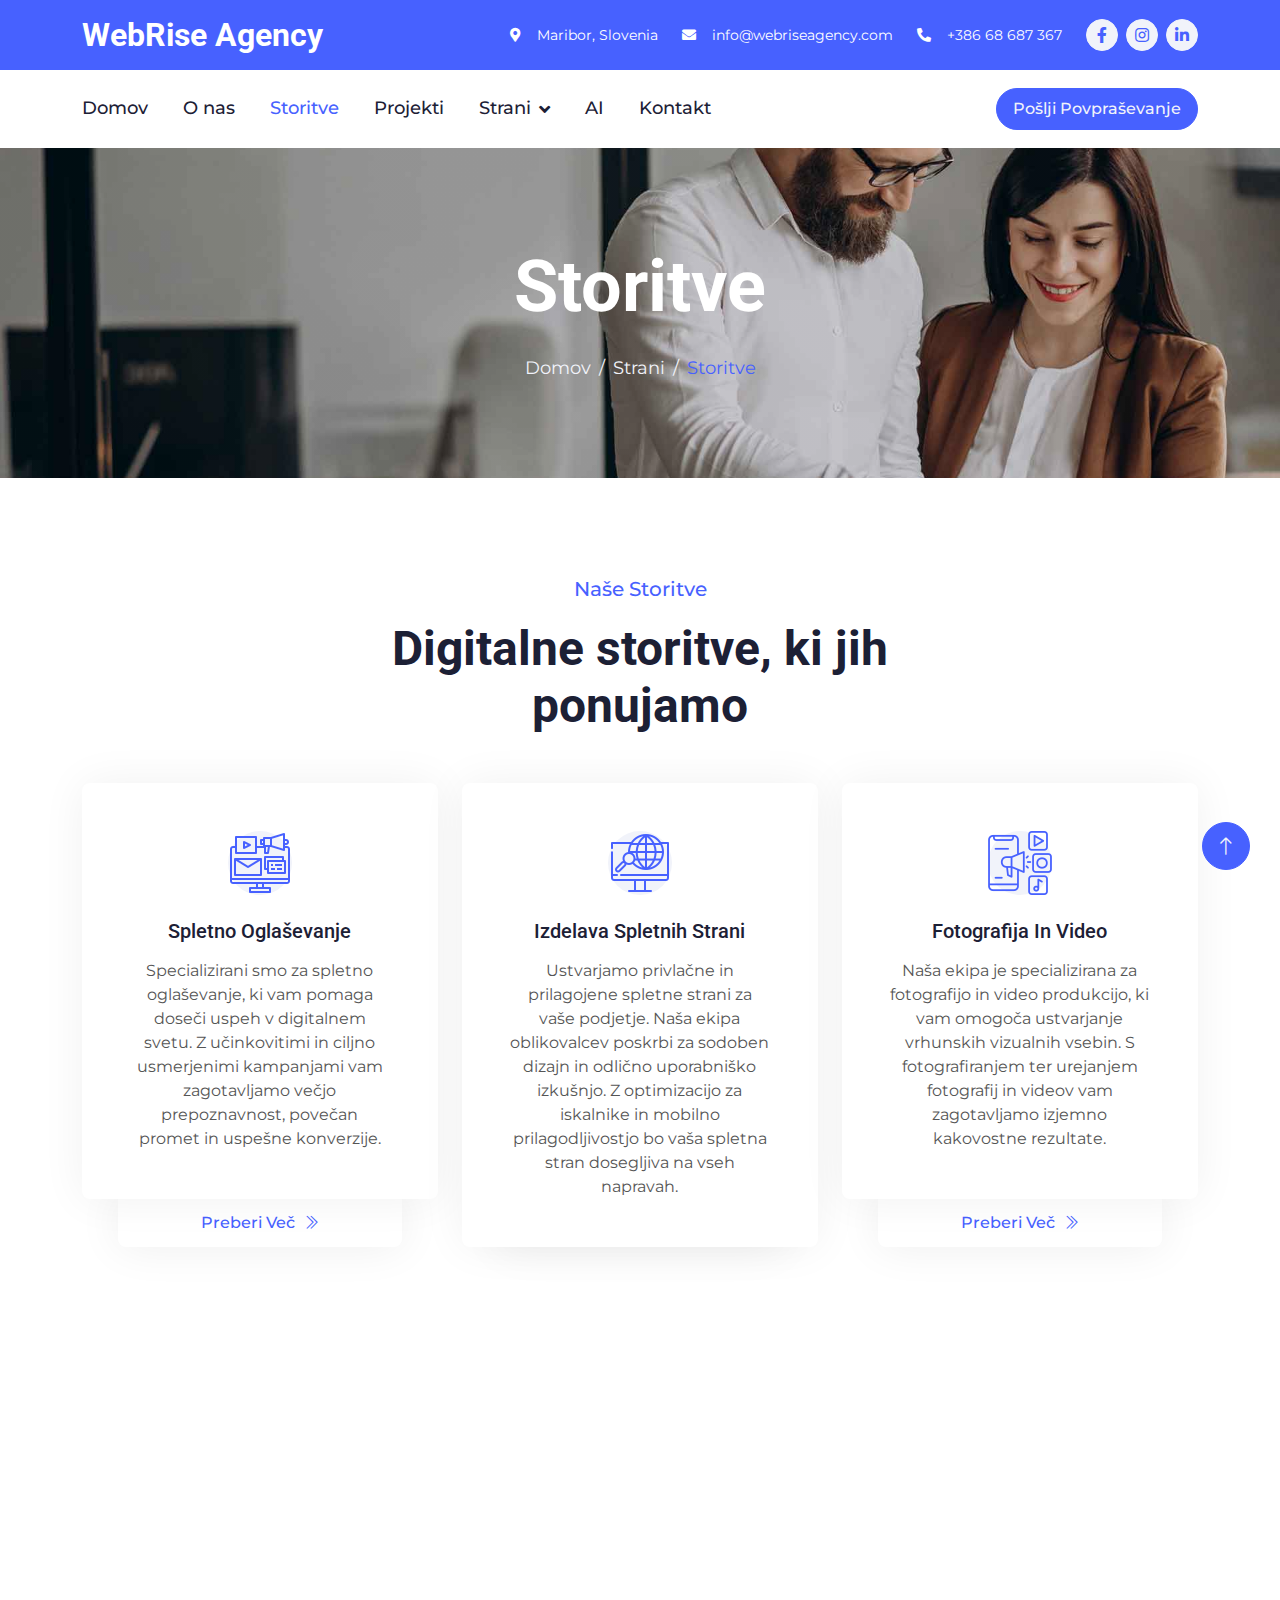
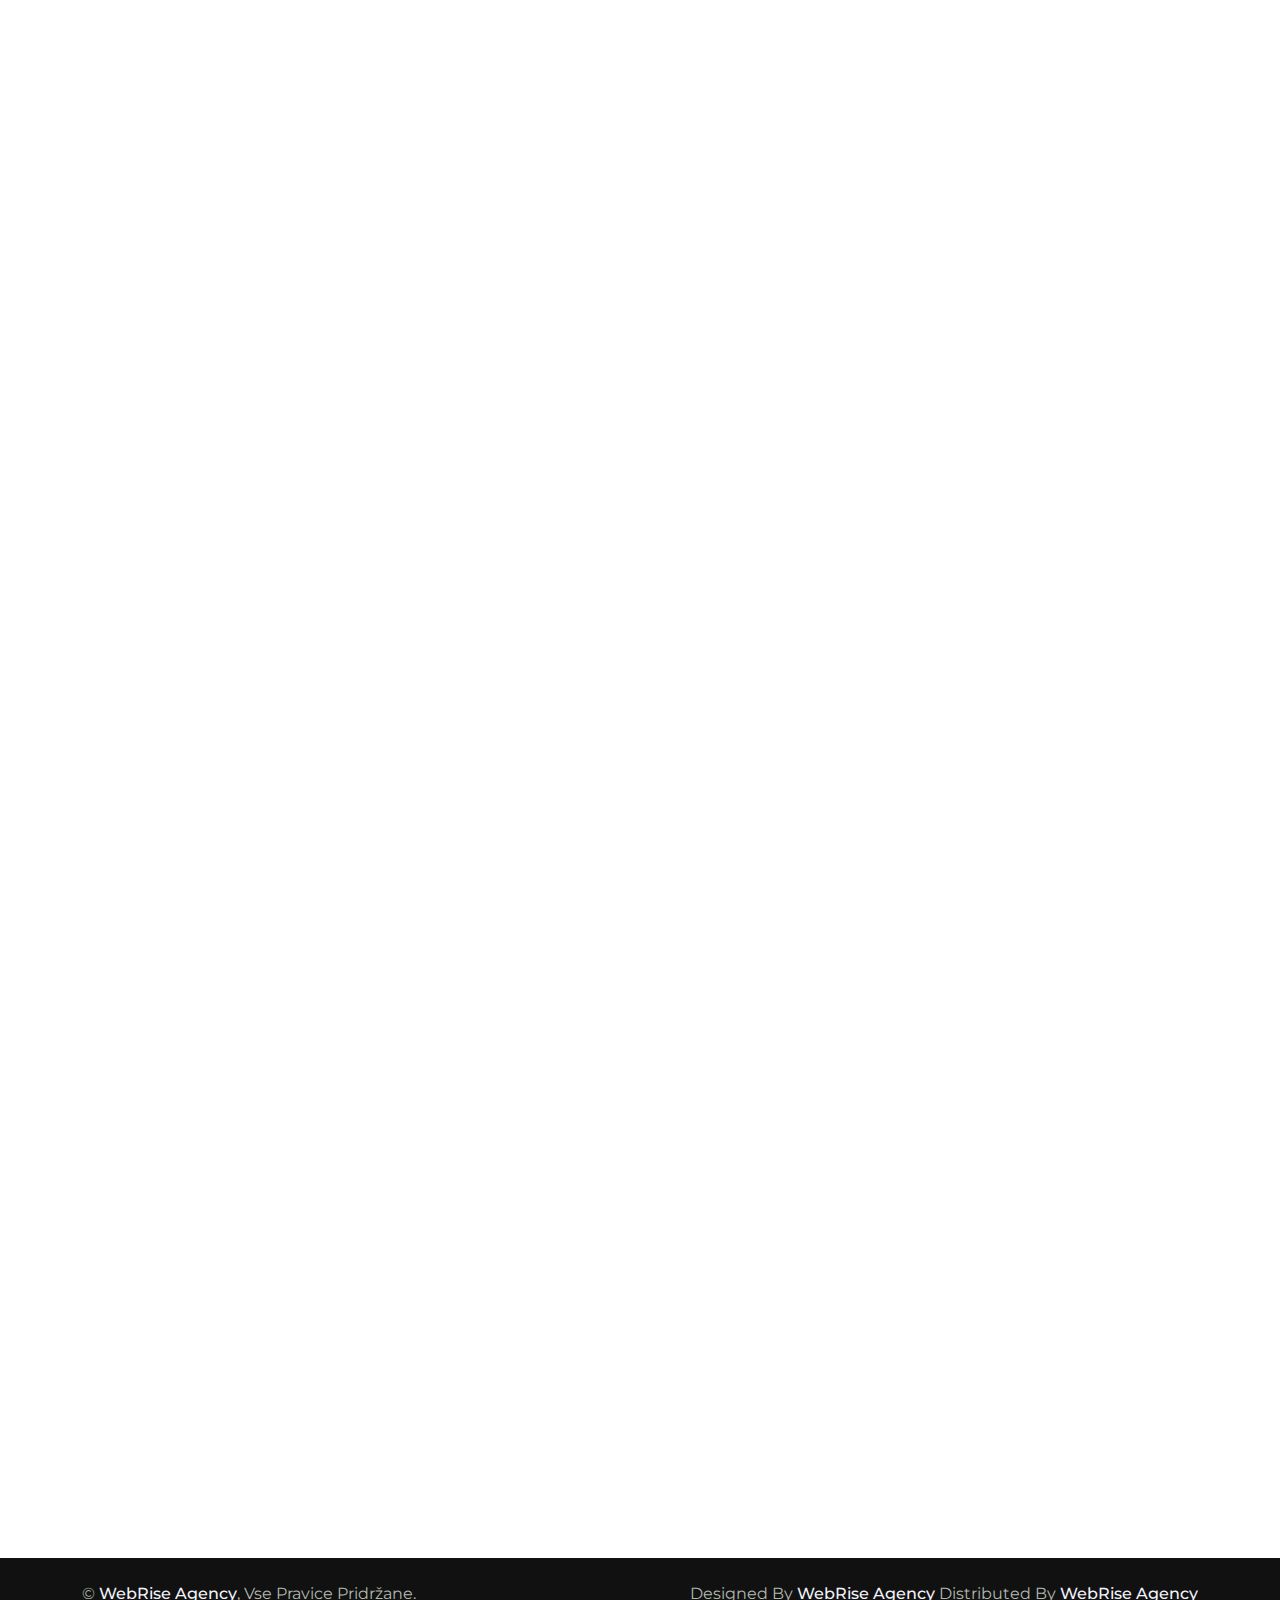
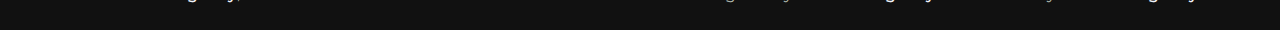
<file: service.html>
<!DOCTYPE html>
<html lang="en">

<head>
    <meta charset="utf-8">
    <title>WebRise Agency</title>
    <meta content="width=device-width, initial-scale=1.0" name="viewport">
    <meta content="" name="keywords">
    <meta content="" name="description">

    <!-- Favicon -->
    <link href="img/favicon.ico" rel="icon">

    <!-- Google Web Fonts -->
    <link rel="preconnect" href="https://fonts.googleapis.com">
    <link rel="preconnect" href="https://fonts.gstatic.com" crossorigin>
    <link
        href="https://fonts.googleapis.com/css2?family=Montserrat:wght@400;500&family=Roboto:wght@500;700&display=swap"
        rel="stylesheet">

    <!-- Icon Font Stylesheet -->
    <link href="https://cdnjs.cloudflare.com/ajax/libs/font-awesome/5.10.0/css/all.min.css" rel="stylesheet">
    <link href="https://cdn.jsdelivr.net/npm/bootstrap-icons@1.4.1/font/bootstrap-icons.css" rel="stylesheet">

    <!-- Libraries Stylesheet -->
    <link href="lib/animate/animate.min.css" rel="stylesheet">
    <link href="lib/owlcarousel/assets/owl.carousel.min.css" rel="stylesheet">
    <link href="lib/lightbox/css/lightbox.min.css" rel="stylesheet">

    <!-- Customized Bootstrap Stylesheet -->
    <link href="css/bootstrap.min.css" rel="stylesheet">

    <!-- Template Stylesheet -->
    <link href="css/style.css" rel="stylesheet">
</head>

<body>
    <!-- Spinner Start -->
    <div id="spinner"
        class="show bg-white position-fixed translate-middle w-100 vh-100 top-50 start-50 d-flex align-items-center justify-content-center">
        <div class="spinner-border text-primary" role="status" style="width: 3rem; height: 3rem;"></div>
    </div>
    <!-- Spinner End -->


    <!-- Topbar Start -->
    <div class="container-fluid bg-primary text-white d-none d-lg-flex">
        <div class="container py-3">
            <div class="d-flex align-items-center">
                <a href="index.html">
                    <h2 class="text-white fw-bold m-0">WebRise Agency</h2>
                </a>
                <div class="ms-auto d-flex align-items-center">
                    <small class="ms-4"><i class="fa fa-map-marker-alt me-3"></i>Maribor, Slovenia</small>
                    <small class="ms-4"><i class="fa fa-envelope me-3"></i>info@webriseagency.com</small>
                    <small class="ms-4"><i class="fa fa-phone-alt me-3"></i>+386 68 687 367</small>
                    <div class="ms-3 d-flex">
                        <a class="btn btn-sm-square btn-light text-primary rounded-circle ms-2" href="https://www.facebook.com/webriseagency/"><i
                                class="fab fa-facebook-f"></i></a>
                        <a class="btn btn-sm-square btn-light text-primary rounded-circle ms-2" href="https://www.instagram.com/webriseagency/"><i
                                class="fab fa-instagram"></i></a>
                        <a class="btn btn-sm-square btn-light text-primary rounded-circle ms-2" href="https://www.linkedin.com/company/webrise-agency/"><i
                                class="fab fa-linkedin-in"></i></a>
                    </div>
                </div>
            </div>
        </div>
    </div>
    <!-- Topbar End -->


    <!-- Navbar Start -->
    <div class="container-fluid bg-white sticky-top">
        <div class="container">
            <nav class="navbar navbar-expand-lg bg-white navbar-light p-lg-0">
                <a href="index.html" class="navbar-brand d-lg-none">
                    <h1 class="fw-bold m-0">WebRise Agency</h1>
                </a>
                <button type="button" class="navbar-toggler me-0" data-bs-toggle="collapse"
                    data-bs-target="#navbarCollapse">
                    <span class="navbar-toggler-icon"></span>
                </button>
                <div class="collapse navbar-collapse" id="navbarCollapse">
                    <div class="navbar-nav">
                        <a href="index.html" class="nav-item nav-link">Domov</a>
                        <a href="about.html" class="nav-item nav-link">O nas</a>
                        <a href="service.html" class="nav-item nav-link active">Storitve</a>
                        <a href="project.html" class="nav-item nav-link">Projekti</a>
                        <div class="nav-item dropdown">
                            <a href="#" class="nav-link dropdown-toggle" data-bs-toggle="dropdown">Strani</a>
                            <div class="dropdown-menu bg-light rounded-0 rounded-bottom m-0">
                                <a href="feature.html" class="dropdown-item">Lastnosti</a>
                                <a href="team.html" class="dropdown-item">Naša Ekipa</a>
                                <a href="testimonial.html" class="dropdown-item">Priporočila</a>
                                <a href="quote.html" class="dropdown-item">Sporočilo</a>
                                <a href="404.html" class="dropdown-item">404 Page</a>
                            </div>
                        </div>
                        <a href="ai.html" class="nav-item nav-link">AI</a>
                        <a href="contact.html" class="nav-item nav-link">Kontakt</a>
                    </div>
                    <div class="ms-auto d-none d-lg-block">
                        <a href="contact.html" class="btn btn-primary rounded-pill py-2 px-3">Pošlji Povpraševanje</a>
                    </div>
                </div>
            </nav>
        </div>
    </div>
    <!-- Navbar End -->


    <!-- Page Header Start -->
    <div class="container-fluid page-header py-5 mb-5 wow fadeIn" data-wow-delay="0.1s">
        <div class="container text-center py-5">
            <h1 class="display-2 text-white mb-4 animated slideInDown">Storitve</h1>
            <nav aria-label="breadcrumb animated slideInDown">
                <ol class="breadcrumb justify-content-center mb-0">
                    <li class="breadcrumb-item"><a href="#">Domov</a></li>
                    <li class="breadcrumb-item"><a href="#">Strani</a></li>
                    <li class="breadcrumb-item text-primary" aria-current="page">Storitve</li>
                </ol>
            </nav>
        </div>
    </div>
    <!-- Page Header End -->


   <!-- Service Start -->
   <div class="container-xxl py-5">
    <div class="container">
        <div class="text-center mx-auto wow fadeInUp" data-wow-delay="0.1s" style="max-width: 500px;">
            <p class="fs-5 fw-medium text-primary">Naše Storitve</p>
            <h1 class="display-5 mb-5">Digitalne storitve, ki jih ponujamo</h1>
        </div>
        <div class="row g-4">
            <div class="col-lg-4 col-md-6 wow fadeInUp" data-wow-delay="0.1s">
                <div class="service-item position-relative h-100">
                    <div class="service-text rounded p-5">
                        <div class="btn-square bg-light rounded-circle mx-auto mb-4"
                            style="width: 64px; height: 64px;">
                            <img class="img-fluid" src="img/icon/icon-5.png" alt="Icon">
                        </div>
                        <h5 class="mb-3">Spletno Oglaševanje</h4>
                            <p class="mb-0">Specializirani smo za spletno oglaševanje, ki vam pomaga doseči uspeh v digitalnem svetu. Z učinkovitimi in ciljno usmerjenimi kampanjami vam zagotavljamo večjo prepoznavnost, povečan promet in uspešne konverzije.</p>
                    </div>
                    <div class="service-btn rounded-0 rounded-bottom">
                        <a class="text-primary fw-medium" href="">Preberi Več<i
                                class="bi bi-chevron-double-right ms-2"></i></a>
                    </div>
                </div>
            </div>
            <div class="col-lg-4 col-md-6 wow fadeInUp" data-wow-delay="0.3s">
                <div class="service-item position-relative h-100">
                    <div class="service-text rounded p-5">
                        <div class="btn-square bg-light rounded-circle mx-auto mb-4"
                            style="width: 64px; height: 64px;">
                            <img class="img-fluid" src="img/icon/icon-6.png" alt="Icon">
                        </div>
                        <h5 class="mb-3">Izdelava Spletnih Strani</h4>
                            <p class="mb-0">Ustvarjamo privlačne in prilagojene spletne strani za vaše podjetje. Naša ekipa oblikovalcev poskrbi za sodoben dizajn in odlično uporabniško izkušnjo. Z optimizacijo za iskalnike in mobilno prilagodljivostjo bo vaša spletna stran dosegljiva na vseh napravah.</p>
                    </div>
                    <div class="service-btn rounded-0 rounded-bottom">
                        <a class="text-primary fw-medium" href="">Preberi Več<i
                                class="bi bi-chevron-double-right ms-2"></i></a>
                    </div>
                </div>
            </div>
            <div class="col-lg-4 col-md-6 wow fadeInUp" data-wow-delay="0.5s">
                <div class="service-item position-relative h-100">
                    <div class="service-text rounded p-5">
                        <div class="btn-square bg-light rounded-circle mx-auto mb-4"
                            style="width: 64px; height: 64px;">
                            <img class="img-fluid" src="img/icon/icon-7.png" alt="Icon">
                        </div>
                        <h5 class="mb-3">Fotografija In Video</h4>
                            <p class="mb-0">Naša ekipa je specializirana za fotografijo in video produkcijo, ki vam omogoča ustvarjanje vrhunskih vizualnih vsebin. S fotografiranjem ter urejanjem fotografij in videov vam zagotavljamo izjemno kakovostne rezultate.</p>
                    </div>
                    <div class="service-btn rounded-0 rounded-bottom">
                        <a class="text-primary fw-medium" href="">Preberi Več<i
                                class="bi bi-chevron-double-right ms-2"></i></a>
                    </div>
                </div>
            </div>
            <div class="col-lg-4 col-md-6 wow fadeInUp" data-wow-delay="0.1s">
                <div class="service-item position-relative h-100">
                    <div class="service-text rounded p-5">
                        <div class="btn-square bg-light rounded-circle mx-auto mb-4"
                            style="width: 64px; height: 64px;">
                            <img class="img-fluid" src="img/icon/icon-8.png" alt="Icon">
                        </div>
                        <h5 class="mb-3">Socialna Omrežja</h4>
                            <p class="mb-0">Prevzamemo vodenje vaših socialnih omrežij, kar vam omogoča uspeh v digitalnem marketingu. Z ustvarjanjem kakovostnih vsebin, angažiranjem občinstva in analizo rezultatov bomo povečali vašo prisotnost ter interakcijo s ciljno skupino. </p>
                    </div>
                    <div class="service-btn rounded-0 rounded-bottom">
                        <a class="text-primary fw-medium" href="">Preberi Več<i
                                class="bi bi-chevron-double-right ms-2"></i></a>
                    </div>
                </div>
            </div>
            <div class="col-lg-4 col-md-6 wow fadeInUp" data-wow-delay="0.3s">
                <div class="service-item position-relative h-100">
                    <div class="service-text rounded p-5">
                        <div class="btn-square bg-light rounded-circle mx-auto mb-4"
                            style="width: 64px; height: 64px;">
                            <img class="img-fluid" src="img/icon/icon-9.png" alt="Icon">
                        </div>
                        <h5 class="mb-3">SEO</h4>
                            <p class="mb-0">Specializirani smo za SEO (optimizacija spletnih strani) in vam pomagamo doseči visoko uvrstitev na iskalnikih. Z našim strokovnim pristopom bomo povečali vidnost vaše spletne strani, privabili več organskega prometa ter izboljšali konverzije. Nudimo podporo pri celotni analizi. </p>
                    </div>
                    <div class="service-btn rounded-0 rounded-bottom">
                        <a class="text-primary fw-medium" href="">Preberi Več<i
                                class="bi bi-chevron-double-right ms-2"></i></a>
                    </div>
                </div>
            </div>
            <div class="col-lg-4 col-md-6 wow fadeInUp" data-wow-delay="0.5s">
                <div class="service-item position-relative h-100">
                    <div class="service-text rounded p-5">
                        <div class="btn-square bg-light rounded-circle mx-auto mb-4"
                            style="width: 64px; height: 64px;">
                            <img class="img-fluid" src="img/icon/icon-10.png" alt="Icon">
                        </div>
                        <h5 class="mb-3">Spletno Oblikovanje</h4>
                            <p class="mb-0">Naša ekipa je specializirana za oblikovanje edinstvenih vizualnih elementov, kot so logotipi, grafični elementi in celostna podoba. S poudarkom na kreativnosti in estetiki, vam bomo ustvarili vizualno privlačne rešitve, ki bodo izražale identiteto vaše blagovne znamke. </p>
                    </div>
                    <div class="service-btn rounded-0 rounded-bottom">
                        <a class="text-primary fw-medium" href="">Preberi Več<i
                                class="bi bi-chevron-double-right ms-2"></i></a>
                    </div>
                </div>
            </div>
        </div>
    </div>
</div>
<!-- Service End -->


    <!-- Testimonial Start -->
    <div class="container-xxl pt-5">
        <div class="container">
            <div class="text-center text-md-start pb-5 pb-md-0 wow fadeInUp" data-wow-delay="0.1s"
                style="max-width: 500px;">
                <p class="fs-5 fw-medium text-primary">Priporočila</p>
                <h1 class="display-5 mb-5">Kaj Si O Nas Menijo Naše Stranke!</h1>
            </div>
            <div class="owl-carousel testimonial-carousel wow fadeInUp" data-wow-delay="0.1s">
                <div class="testimonial-item rounded p-4 p-lg-5 mb-5">
                    <img class="mb-4" src="img/testimonial-5.JPG" alt="">
                    <p class="mb-4">"Vesel sem, da sodelujem z WebRise Agency, saj mi marketing končno prinaša rezultate! Drugje teh ni bilo, sedaj so - od njih dobim jasno komunikacijo in kakovostno strategijo marketinga. Z novo spletno stranjo, pripravo vsebin in deljenjem preko družbenih omrežij se širi glas o KiberBot. Zelo sem zadovoljen." </p>
                    <h5>Luka</h5>
                    <span class="text-primary">KiberBot</span>
                </div>
                <div class="testimonial-item rounded p-4 p-lg-5 mb-5">
                    <img class="mb-4" src="img/testimonial-2.jpg" alt="">
                    <p class="mb-4">"Naša želja je bila najti agencijo, ki nam bo v celoti pomagala pri rasti našega mladega podjetja. Že na prvem sestanku smo začutili njihovo strokovnost, vizijo in postavili strategijo - vsi njihovi produkti so skrbno načrtovani, pozornost posvečajo kulturi v podjetju, kar je tudi naša ključna vrednota. V njihovi ekipi vlada dobra energija, kar nam je še olajšalo odločitev za sodelovanje.." </p>
                    <h5>Matic</h5>
                    <span class="text-primary">DMA Development</span>
                </div>
                <div class="testimonial-item rounded p-4 p-lg-5 mb-5">
                    <img class="mb-4" src="img/testimonial-1.jpg" alt="">
                    <p class="mb-4">"S pomočjo Agencije WebRise je naša nepremičnina na slika oživela. Zelo sem zadovolna z profesionalnostjo ekipe saj so vedno točni in vedno nam pripeljejo rezultate, li smo si jih želeli"</p>
                    <h5>Anja</h5>
                    <span class="text-primary">Nepremičnine</span>
                </div>
              
            </div>
        </div>
    </div>
    <!-- Testimonial End -->


      <!-- Footer Start -->
      <div class="container-fluid bg-dark footer mt-5 py-5 wow fadeIn" data-wow-delay="0.1s">
        <div class="container py-5">
            <div class="row g-5">
                <div class="col-lg-3 col-md-6">
                    <h4 class="text-white mb-4">Naša Pisarna</h4>
                    <p class="mb-2"><i class="fa fa-map-marker-alt me-3"></i>Maribor, Slovenia</p>
                    <p class="mb-2"><i class="fa fa-phone-alt me-3"></i>+386 68 687 367</p>
                    <p class="mb-2"><i class="fa fa-envelope me-3"></i>info@webriseagency.com</p>
                    <div class="d-flex pt-3">
                        <a class="btn btn-square btn-light rounded-circle me-2" href="https://www.facebook.com/webriseagency/"><i
                                class="fab fa-facebook-f"></i></a>
                        <a class="btn btn-square btn-light rounded-circle me-2" href="https://www.instagram.com/webriseagency/"><i
                                class="fab fa-instagram"></i></a>
                        <a class="btn btn-square btn-light rounded-circle me-2" href="https://www.linkedin.com/company/webrise-agency/"><i
                                class="fab fa-linkedin-in"></i></a>
                    </div>
                </div>
                <div class="col-lg-3 col-md-6">
                    <h4 class="text-white mb-4">Hitra Navigacija</h4>
                    <a class="btn btn-link" href="">O Nas</a>
                    <a class="btn btn-link" href="">Kontakt</a>
                    <a class="btn btn-link" href="">Storitve</a>
                    <a class="btn btn-link" href="">Terms & Condition</a>
                    <a class="btn btn-link" href="">Support</a>
                </div>
                <div class="col-lg-3 col-md-6">
                    <h4 class="text-white mb-4">Delovnik</h4>
                    <p class="mb-1">Ponedeljek - Petek</p>
                    <h6 class="text-light">09:00 - 17:00</h6>
                    <p class="mb-1">Sobota</p>
                    <h6 class="text-light">12:00 - 17:00</h6>
                    <p class="mb-1">Nedelja</p>
                    <h6 class="text-light">Zaprto</h6>
                </div>
                <div class="col-lg-3 col-md-6">
                    <h4 class="text-white mb-4">Novice</h4>
                    <p>Prijavite se na naše tedenske novice</p>
                    <div class="position-relative w-100">
                        <input class="form-control bg-transparent w-100 py-3 ps-4 pe-5" type="text"
                            placeholder="Tvoja E-Pošta">
                        <button type="button"
                            class="btn btn-light py-2 position-absolute top-0 end-0 mt-2 me-2">Prijavi Se</button>
                    </div>
                </div>
            </div>
        </div>
    </div>
    <!-- Footer End -->


    <!-- Copyright Start -->
    <div class="container-fluid copyright py-4">
        <div class="container">
            <div class="row">
                <div class="col-md-6 text-center text-md-start mb-3 mb-md-0">
                    &copy; <a class="fw-medium text-light" href="#">WebRise Agency</a>, Vse Pravice Pridržane.
                </div>
                <div class="col-md-6 text-center text-md-end">
                    <!--/*** This template is free as long as you keep the footer author’s credit link/attribution link/backlink. If you'd like to use the template without the footer author’s credit link/attribution link/backlink, you can purchase the Credit Removal License from "https://htmlcodex.com/credit-removal". Thank you for your support. ***/-->
                    Designed By <a class="fw-medium text-light" href="./index.html">WebRise Agency</a>
                    Distributed By <a class="fw-medium text-light" href="./index.html">WebRise Agency</a>
                </div>
            </div>
        </div>
    </div>
    <!-- Copyright End -->


    <!-- Back to Top -->
    <a href="#" class="btn btn-lg btn-primary btn-lg-square rounded-circle back-to-top"><i
            class="bi bi-arrow-up"></i></a>


    <!-- JavaScript Libraries -->
    <script src="https://ajax.googleapis.com/ajax/libs/jquery/3.6.1/jquery.min.js"></script>
    <script src="https://cdn.jsdelivr.net/npm/bootstrap@5.0.0/dist/js/bootstrap.bundle.min.js"></script>
    <script src="lib/wow/wow.min.js"></script>
    <script src="lib/easing/easing.min.js"></script>
    <script src="lib/waypoints/waypoints.min.js"></script>
    <script src="lib/owlcarousel/owl.carousel.min.js"></script>
    <script src="lib/lightbox/js/lightbox.min.js"></script>

    <!-- Template Javascript -->
    <script src="js/main.js"></script>
</body>

</html>
</file>
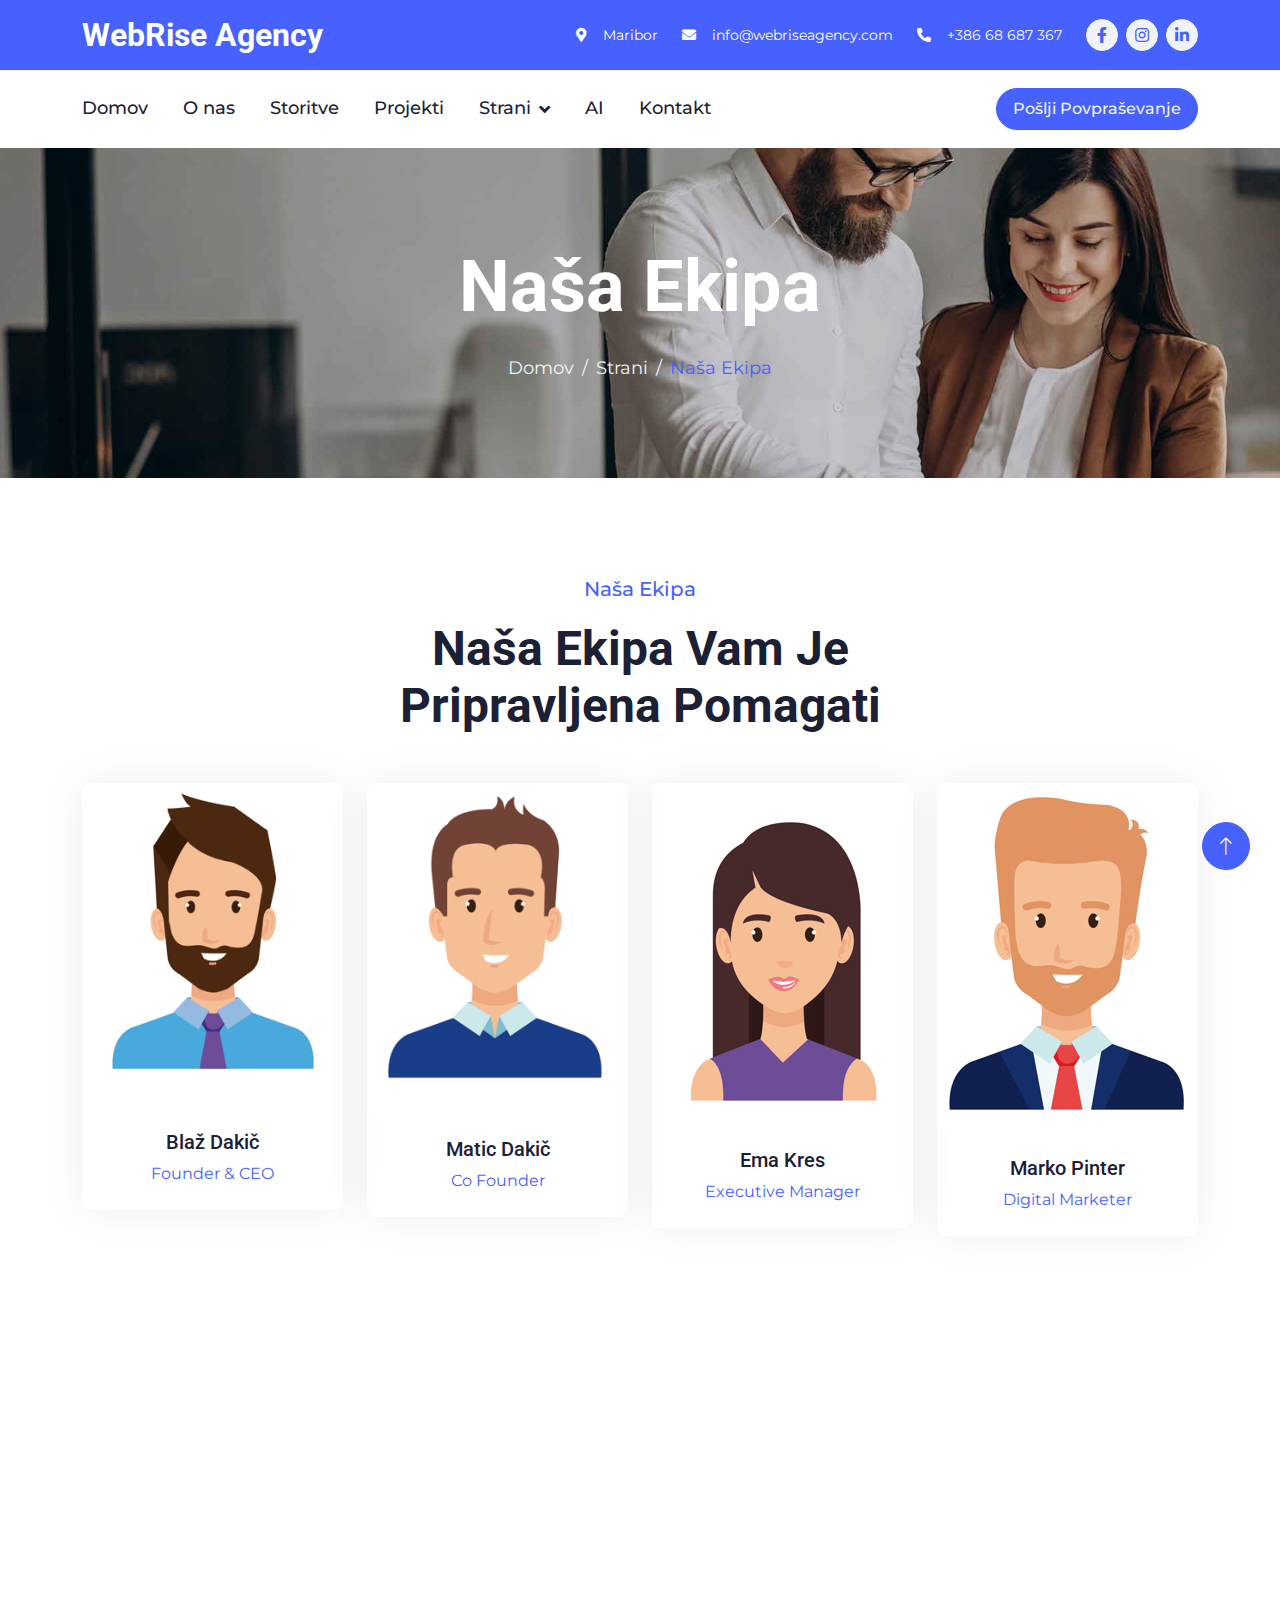
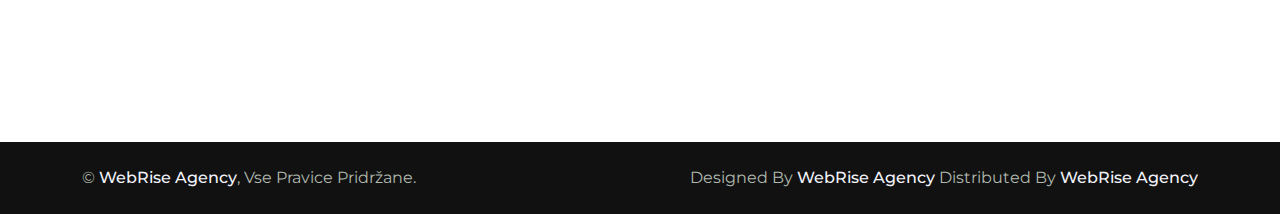
<file: team.html>
<!DOCTYPE html>
<html lang="en">

<head>
    <meta charset="utf-8">
    <title>WebRise Agency</title>
    <meta content="width=device-width, initial-scale=1.0" name="viewport">
    <meta content="" name="keywords">
    <meta content="" name="description">

    <!-- Favicon -->
    <link href="img/favicon.ico" rel="icon">

    <!-- Google Web Fonts -->
    <link rel="preconnect" href="https://fonts.googleapis.com">
    <link rel="preconnect" href="https://fonts.gstatic.com" crossorigin>
    <link
        href="https://fonts.googleapis.com/css2?family=Montserrat:wght@400;500&family=Roboto:wght@500;700&display=swap"
        rel="stylesheet">

    <!-- Icon Font Stylesheet -->
    <link href="https://cdnjs.cloudflare.com/ajax/libs/font-awesome/5.10.0/css/all.min.css" rel="stylesheet">
    <link href="https://cdn.jsdelivr.net/npm/bootstrap-icons@1.4.1/font/bootstrap-icons.css" rel="stylesheet">

    <!-- Libraries Stylesheet -->
    <link href="lib/animate/animate.min.css" rel="stylesheet">
    <link href="lib/owlcarousel/assets/owl.carousel.min.css" rel="stylesheet">
    <link href="lib/lightbox/css/lightbox.min.css" rel="stylesheet">

    <!-- Customized Bootstrap Stylesheet -->
    <link href="css/bootstrap.min.css" rel="stylesheet">

    <!-- Template Stylesheet -->
    <link href="css/style.css" rel="stylesheet">
</head>

<body>
    <!-- Spinner Start -->
    <div id="spinner"
        class="show bg-white position-fixed translate-middle w-100 vh-100 top-50 start-50 d-flex align-items-center justify-content-center">
        <div class="spinner-border text-primary" role="status" style="width: 3rem; height: 3rem;"></div>
    </div>
    <!-- Spinner End -->


    <!-- Topbar Start -->
    <div class="container-fluid bg-primary text-white d-none d-lg-flex">
        <div class="container py-3">
            <div class="d-flex align-items-center">
                <a href="index.html">
                    <h2 class="text-white fw-bold m-0">WebRise Agency</h2>
                </a>
                <div class="ms-auto d-flex align-items-center">
                    <small class="ms-4"><i class="fa fa-map-marker-alt me-3"></i>Maribor</small>
                    <small class="ms-4"><i class="fa fa-envelope me-3"></i>info@webriseagency.com</small>
                    <small class="ms-4"><i class="fa fa-phone-alt me-3"></i>+386 68 687 367</small>
                    <div class="ms-3 d-flex">
                        <a class="btn btn-sm-square btn-light text-primary rounded-circle ms-2" href="https://www.facebook.com/webriseagency/"><i
                                class="fab fa-facebook-f"></i></a>
                        <a class="btn btn-sm-square btn-light text-primary rounded-circle ms-2" href="https://www.instagram.com/webriseagency/"><i
                                class="fab fa-instagram"></i></a>
                        <a class="btn btn-sm-square btn-light text-primary rounded-circle ms-2" href="https://www.linkedin.com/company/webrise-agency/"><i
                                class="fab fa-linkedin-in"></i></a>
                    </div>
                </div>
            </div>
        </div>
    </div>
    <!-- Topbar End -->


    <!-- Navbar Start -->
    <div class="container-fluid bg-white sticky-top">
        <div class="container">
            <nav class="navbar navbar-expand-lg bg-white navbar-light p-lg-0">
                <a href="index.html" class="navbar-brand d-lg-none">
                    <h1 class="fw-bold m-0">WebRise Agency</h1>
                </a>
                <button type="button" class="navbar-toggler me-0" data-bs-toggle="collapse"
                    data-bs-target="#navbarCollapse">
                    <span class="navbar-toggler-icon"></span>
                </button>
                <div class="collapse navbar-collapse" id="navbarCollapse">
                    <div class="navbar-nav">
                        <a href="index.html" class="nav-item nav-link">Domov</a>
                        <a href="about.html" class="nav-item nav-link">O nas</a>
                        <a href="service.html" class="nav-item nav-link">Storitve</a>
                        <a href="project.html" class="nav-item nav-link">Projekti</a>
                        <div class="nav-item dropdown">
                            <a href="#" class="nav-link dropdown-toggle" data-bs-toggle="dropdown">Strani</a>
                            <div class="dropdown-menu bg-light rounded-0 rounded-bottom m-0">
                                <a href="feature.html" class="dropdown-item">Lastnosti</a>
                                <a href="team.html" class="dropdown-item">Naša Ekipa</a>
                                <a href="testimonial.html" class="dropdown-item">Priporočila</a>
                                <a href="quote.html" class="dropdown-item">Sporočilo</a>
                                <a href="404.html" class="dropdown-item">404 Page</a>
                            </div>
                        </div>
                        <a href="ai.html" class="nav-item nav-link">AI</a>
                        <a href="contact.html" class="nav-item nav-link">Kontakt</a>
                    </div>
                    <div class="ms-auto d-none d-lg-block">
                        <a href="contact.html" class="btn btn-primary rounded-pill py-2 px-3">Pošlji Povpraševanje</a>
                    </div>
                </div>
            </nav>
        </div>
    </div>
    <!-- Navbar End -->


    <!-- Page Header Start -->
    <div class="container-fluid page-header py-5 mb-5 wow fadeIn" data-wow-delay="0.1s">
        <div class="container text-center py-5">
            <h1 class="display-2 text-white mb-4 animated slideInDown">Naša Ekipa</h1>
            <nav aria-label="breadcrumb animated slideInDown">
                <ol class="breadcrumb justify-content-center mb-0">
                    <li class="breadcrumb-item"><a href="#">Domov</a></li>
                    <li class="breadcrumb-item"><a href="#">Strani</a></li>
                    <li class="breadcrumb-item text-primary" aria-current="page">Naša Ekipa</li>
                </ol>
            </nav>
        </div>
    </div>
    <!-- Page Header End -->


  <!-- Team Start -->
    <div class="container-xxl py-5">
        <div class="container">
            <div class="text-center mx-auto wow fadeInUp" data-wow-delay="0.1s" style="max-width: 500px;">
                <p class="fs-5 fw-medium text-primary">Naša Ekipa</p>
                <h1 class="display-5 mb-5">Naša Ekipa Vam Je Pripravljena Pomagati</h1>
            </div>
            <div class="row g-4">
                <div class="col-lg-3 col-md-6 wow fadeInUp" data-wow-delay="0.1s">
                    <div class="team-item rounded overflow-hidden pb-4">
                        <img class="img-fluid mb-4" src="img/team-1..png" alt="">
                        <h5>Blaž Dakič</h5>
                        <span class="text-primary">Founder & CEO</span>
                        <ul class="team-social">
                            <li><a class="btn btn-square" href=""><i class="fab fa-facebook-f"></i></a></li>
                            <li><a class="btn btn-square" href=""><i class="fab fa-twitter"></i></a></li>
                            <li><a class="btn btn-square" href=""><i class="fab fa-instagram"></i></a></li>
                            <li><a class="btn btn-square" href=""><i class="fab fa-linkedin-in"></i></a></li>
                        </ul>
                    </div>
                </div>
                <div class="col-lg-3 col-md-6 wow fadeInUp" data-wow-delay="0.3s">
                    <div class="team-item rounded overflow-hidden pb-4">
                        <img class="img-fluid mb-4" src="img/team-2..png" alt="">
                        <h5>Matic Dakič</h5>
                        <span class="text-primary">Co Founder</span>
                        <ul class="team-social">
                            <li><a class="btn btn-square" href=""><i class="fab fa-facebook-f"></i></a></li>
                            <li><a class="btn btn-square" href=""><i class="fab fa-twitter"></i></a></li>
                            <li><a class="btn btn-square" href=""><i class="fab fa-instagram"></i></a></li>
                            <li><a class="btn btn-square" href=""><i class="fab fa-linkedin-in"></i></a></li>
                        </ul>
                    </div>
                </div>
                <div class="col-lg-3 col-md-6 wow fadeInUp" data-wow-delay="0.5s">
                    <div class="team-item rounded overflow-hidden pb-4">
                        <img class="img-fluid mb-4" src="img/team-4..png" alt="">
                        <h5>Ema Kres</h5>
                        <span class="text-primary">Executive Manager</span>
                        <ul class="team-social">
                            <li><a class="btn btn-square" href=""><i class="fab fa-facebook-f"></i></a></li>
                            <li><a class="btn btn-square" href=""><i class="fab fa-twitter"></i></a></li>
                            <li><a class="btn btn-square" href=""><i class="fab fa-instagram"></i></a></li>
                            <li><a class="btn btn-square" href=""><i class="fab fa-linkedin-in"></i></a></li>
                        </ul>
                    </div>
                </div>
                <div class="col-lg-3 col-md-6 wow fadeInUp" data-wow-delay="0.7s">
                    <div class="team-item rounded overflow-hidden pb-4">
                        <img class="img-fluid mb-4" src="img/team-3..png" alt="">
                        <h5>Marko Pinter</h5>
                        <span class="text-primary">Digital Marketer</span>
                        <ul class="team-social">
                            <li><a class="btn btn-square" href=""><i class="fab fa-facebook-f"></i></a></li>
                            <li><a class="btn btn-square" href=""><i class="fab fa-twitter"></i></a></li>
                            <li><a class="btn btn-square" href=""><i class="fab fa-instagram"></i></a></li>
                            <li><a class="btn btn-square" href=""><i class="fab fa-linkedin-in"></i></a></li>
                        </ul>
                    </div>
                </div>
            </div>
        </div>
    </div>
    <!-- Team End -->


      <!-- Footer Start -->
      <div class="container-fluid bg-dark footer mt-5 py-5 wow fadeIn" data-wow-delay="0.1s">
        <div class="container py-5">
            <div class="row g-5">
                <div class="col-lg-3 col-md-6">
                    <h4 class="text-white mb-4">Naša Pisarna</h4>
                    <p class="mb-2"><i class="fa fa-map-marker-alt me-3"></i>Maribor, Slovenia</p>
                    <p class="mb-2"><i class="fa fa-phone-alt me-3"></i>+386 68 687 367</p>
                    <p class="mb-2"><i class="fa fa-envelope me-3"></i>info@webriseagency.com</p>
                    <div class="d-flex pt-3">
                        <a class="btn btn-square btn-light rounded-circle me-2" href="https://www.facebook.com/webriseagency/"><i
                                class="fab fa-facebook-f"></i></a>
                        <a class="btn btn-square btn-light rounded-circle me-2" href="https://www.instagram.com/webriseagency/"><i
                                class="fab fa-instagram"></i></a>
                        <a class="btn btn-square btn-light rounded-circle me-2" href="https://www.linkedin.com/company/webrise-agency/"><i
                                class="fab fa-linkedin-in"></i></a>
                    </div>
                </div>
                <div class="col-lg-3 col-md-6">
                    <h4 class="text-white mb-4">Hitra Navigacija</h4>
                    <a class="btn btn-link" href="">O Nas</a>
                    <a class="btn btn-link" href="">Kontakt</a>
                    <a class="btn btn-link" href="">Storitve</a>
                    <a class="btn btn-link" href="">Terms & Condition</a>
                    <a class="btn btn-link" href="">Support</a>
                </div>
                <div class="col-lg-3 col-md-6">
                    <h4 class="text-white mb-4">Delovnik</h4>
                    <p class="mb-1">Ponedeljek - Petek</p>
                    <h6 class="text-light">09:00 - 17:00</h6>
                    <p class="mb-1">Sobota</p>
                    <h6 class="text-light">12:00 - 17:00</h6>
                    <p class="mb-1">Nedelja</p>
                    <h6 class="text-light">Zaprto</h6>
                </div>
                <div class="col-lg-3 col-md-6">
                    <h4 class="text-white mb-4">Novice</h4>
                    <p>Prijavite se na naše tedenske novice</p>
                    <div class="position-relative w-100">
                        <input class="form-control bg-transparent w-100 py-3 ps-4 pe-5" type="text"
                            placeholder="Tvoja E-Pošta">
                        <button type="button"
                            class="btn btn-light py-2 position-absolute top-0 end-0 mt-2 me-2">Prijavi Se</button>
                    </div>
                </div>
            </div>
        </div>
    </div>
    <!-- Footer End -->


    <!-- Copyright Start -->
    <div class="container-fluid copyright py-4">
        <div class="container">
            <div class="row">
                <div class="col-md-6 text-center text-md-start mb-3 mb-md-0">
                    &copy; <a class="fw-medium text-light" href="#">WebRise Agency</a>, Vse Pravice Pridržane.
                </div>
                <div class="col-md-6 text-center text-md-end">
                    <!--/*** This template is free as long as you keep the footer author’s credit link/attribution link/backlink. If you'd like to use the template without the footer author’s credit link/attribution link/backlink, you can purchase the Credit Removal License from "https://htmlcodex.com/credit-removal". Thank you for your support. ***/-->
                    Designed By <a class="fw-medium text-light" href="./index.html">WebRise Agency</a>
                    Distributed By <a class="fw-medium text-light" href="./index.html">WebRise Agency</a>
                </div>
            </div>
        </div>
    </div>
    <!-- Copyright End -->


    <!-- Back to Top -->
    <a href="#" class="btn btn-lg btn-primary btn-lg-square rounded-circle back-to-top"><i
            class="bi bi-arrow-up"></i></a>


    <!-- JavaScript Libraries -->
    <script src="https://ajax.googleapis.com/ajax/libs/jquery/3.6.1/jquery.min.js"></script>
    <script src="https://cdn.jsdelivr.net/npm/bootstrap@5.0.0/dist/js/bootstrap.bundle.min.js"></script>
    <script src="lib/wow/wow.min.js"></script>
    <script src="lib/easing/easing.min.js"></script>
    <script src="lib/waypoints/waypoints.min.js"></script>
    <script src="lib/owlcarousel/owl.carousel.min.js"></script>
    <script src="lib/lightbox/js/lightbox.min.js"></script>

    <!-- Template Javascript -->
    <script src="js/main.js"></script>
</body>

</html>
</file>
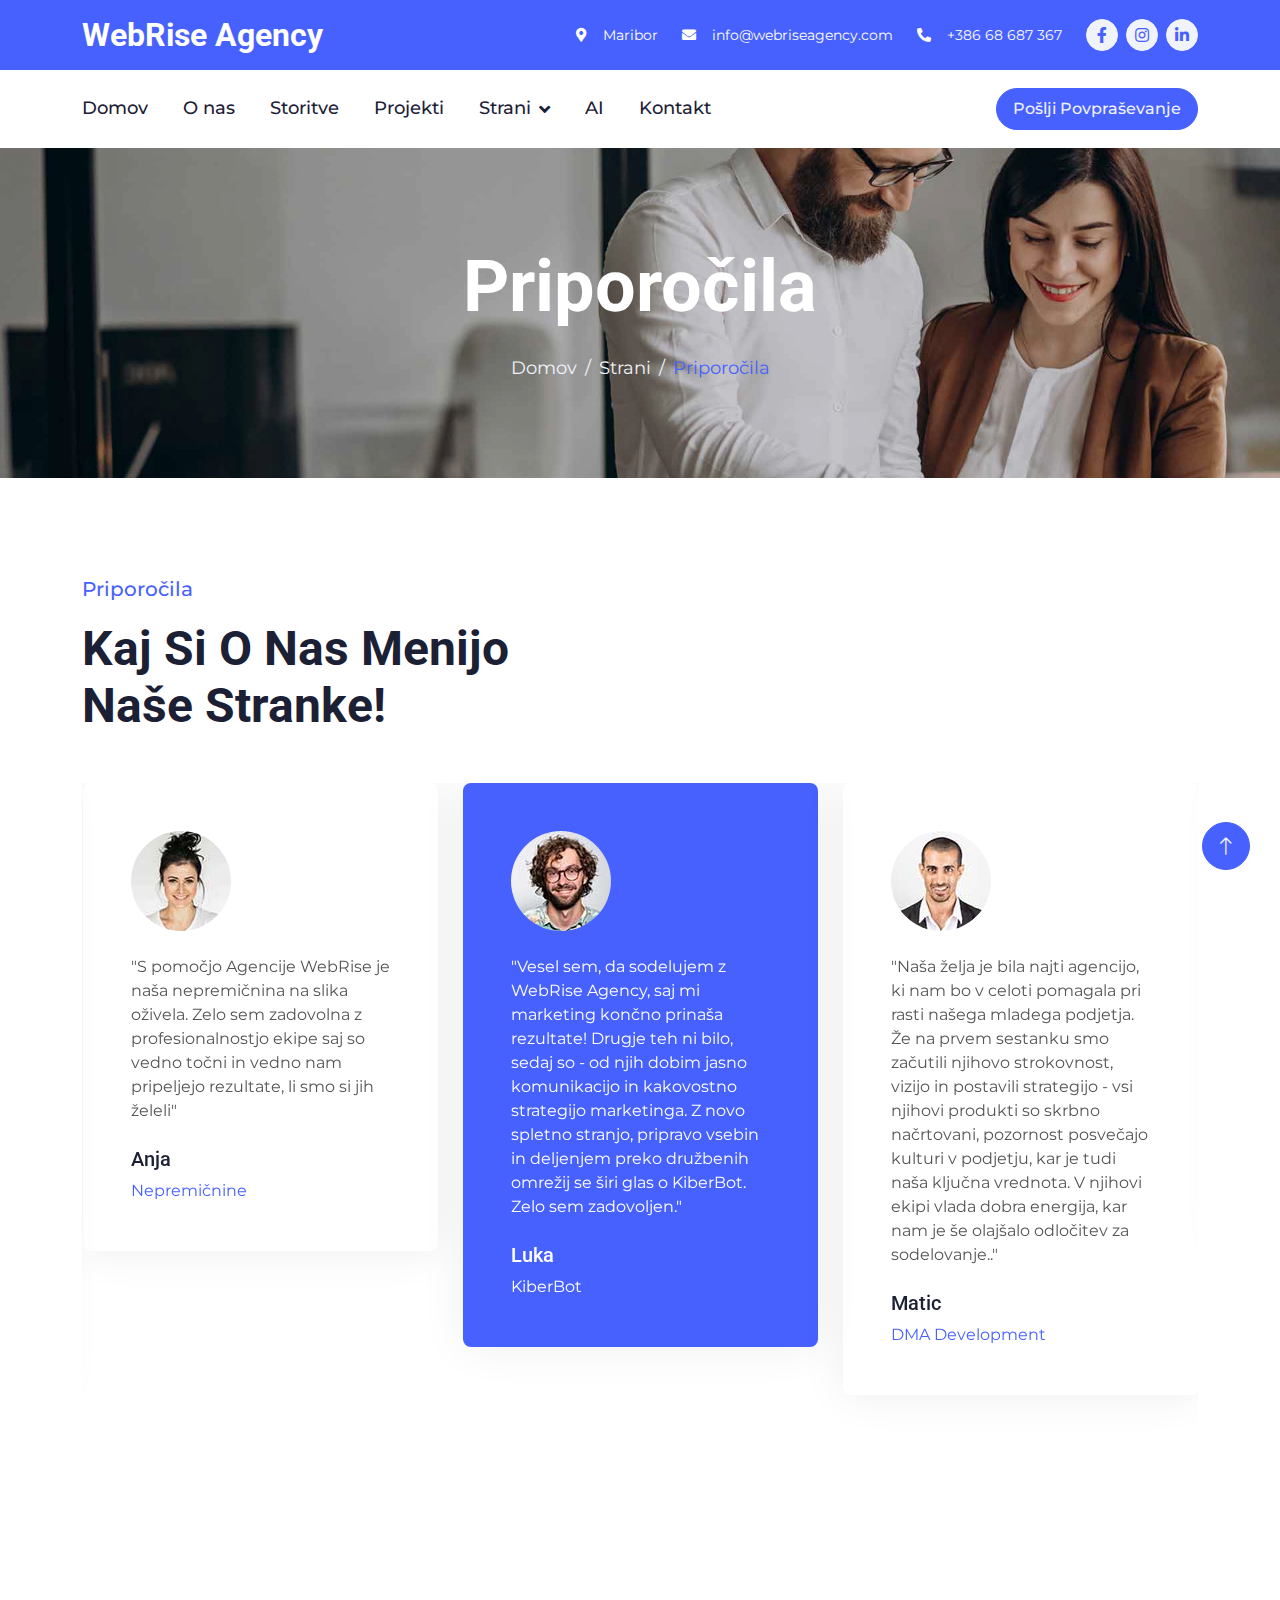
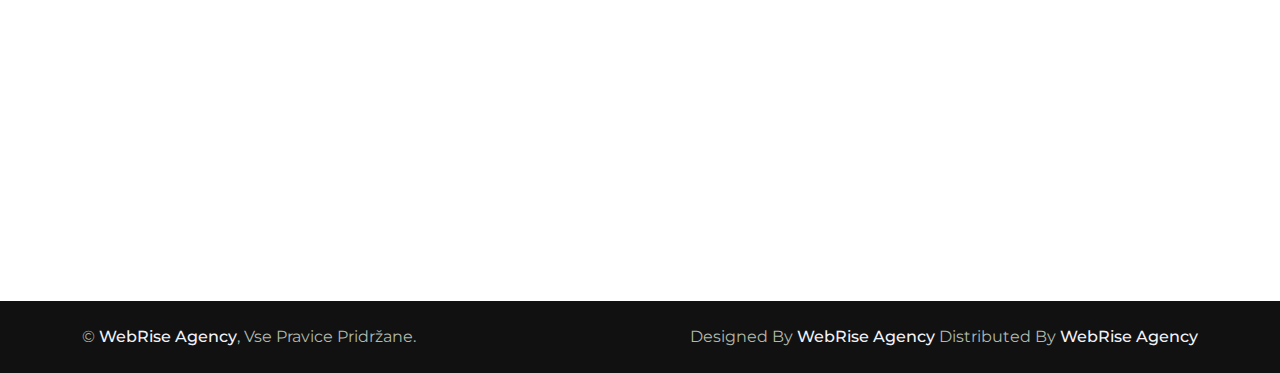
<file: testimonial.html>
<!DOCTYPE html>
<html lang="en">

<head>
    <meta charset="utf-8">
    <title>WebRise Agency</title>
    <meta content="width=device-width, initial-scale=1.0" name="viewport">
    <meta content="" name="keywords">
    <meta content="" name="description">

    <!-- Favicon -->
    <link href="img/favicon.ico" rel="icon">

    <!-- Google Web Fonts -->
    <link rel="preconnect" href="https://fonts.googleapis.com">
    <link rel="preconnect" href="https://fonts.gstatic.com" crossorigin>
    <link
        href="https://fonts.googleapis.com/css2?family=Montserrat:wght@400;500&family=Roboto:wght@500;700&display=swap"
        rel="stylesheet">

    <!-- Icon Font Stylesheet -->
    <link href="https://cdnjs.cloudflare.com/ajax/libs/font-awesome/5.10.0/css/all.min.css" rel="stylesheet">
    <link href="https://cdn.jsdelivr.net/npm/bootstrap-icons@1.4.1/font/bootstrap-icons.css" rel="stylesheet">

    <!-- Libraries Stylesheet -->
    <link href="lib/animate/animate.min.css" rel="stylesheet">
    <link href="lib/owlcarousel/assets/owl.carousel.min.css" rel="stylesheet">
    <link href="lib/lightbox/css/lightbox.min.css" rel="stylesheet">

    <!-- Customized Bootstrap Stylesheet -->
    <link href="css/bootstrap.min.css" rel="stylesheet">

    <!-- Template Stylesheet -->
    <link href="css/style.css" rel="stylesheet">
</head>

<body>
    <!-- Spinner Start -->
    <div id="spinner"
        class="show bg-white position-fixed translate-middle w-100 vh-100 top-50 start-50 d-flex align-items-center justify-content-center">
        <div class="spinner-border text-primary" role="status" style="width: 3rem; height: 3rem;"></div>
    </div>
    <!-- Spinner End -->


    <!-- Topbar Start -->
    <div class="container-fluid bg-primary text-white d-none d-lg-flex">
        <div class="container py-3">
            <div class="d-flex align-items-center">
                <a href="index.html">
                    <h2 class="text-white fw-bold m-0">WebRise Agency</h2>
                </a>
                <div class="ms-auto d-flex align-items-center">
                    <small class="ms-4"><i class="fa fa-map-marker-alt me-3"></i>Maribor</small>
                    <small class="ms-4"><i class="fa fa-envelope me-3"></i>info@webriseagency.com</small>
                    <small class="ms-4"><i class="fa fa-phone-alt me-3"></i>+386 68 687 367</small>
                    <div class="ms-3 d-flex">
                        <a class="btn btn-sm-square btn-light text-primary rounded-circle ms-2" href="https://www.facebook.com/webriseagency/"><i
                                class="fab fa-facebook-f"></i></a>
                        <a class="btn btn-sm-square btn-light text-primary rounded-circle ms-2" href="https://www.instagram.com/webriseagency/"><i
                                class="fab fa-instagram"></i></a>
                        <a class="btn btn-sm-square btn-light text-primary rounded-circle ms-2" href="https://www.linkedin.com/company/webrise-agency/"><i
                                class="fab fa-linkedin-in"></i></a>
                    </div>
                </div>
            </div>
        </div>
    </div>
    <!-- Topbar End -->


    <!-- Navbar Start -->
    <div class="container-fluid bg-white sticky-top">
        <div class="container">
            <nav class="navbar navbar-expand-lg bg-white navbar-light p-lg-0">
                <a href="index.html" class="navbar-brand d-lg-none">
                    <h1 class="fw-bold m-0">WebRise Agency</h1>
                </a>
                <button type="button" class="navbar-toggler me-0" data-bs-toggle="collapse"
                    data-bs-target="#navbarCollapse">
                    <span class="navbar-toggler-icon"></span>
                </button>
                <div class="collapse navbar-collapse" id="navbarCollapse">
                    <div class="navbar-nav">
                        <a href="index.html" class="nav-item nav-link">Domov</a>
                        <a href="about.html" class="nav-item nav-link">O nas</a>
                        <a href="service.html" class="nav-item nav-link">Storitve</a>
                        <a href="project.html" class="nav-item nav-link">Projekti</a>
                        <div class="nav-item dropdown">
                            <a href="#" class="nav-link dropdown-toggle" data-bs-toggle="dropdown">Strani</a>
                            <div class="dropdown-menu bg-light rounded-0 rounded-bottom m-0">
                                <a href="feature.html" class="dropdown-item">Lastnosti</a>
                                <a href="team.html" class="dropdown-item">Naša Ekipa</a>
                                <a href="testimonial.html" class="dropdown-item">Priporočila</a>
                                <a href="quote.html" class="dropdown-item">Sporočilo</a>
                                <a href="404.html" class="dropdown-item">404 Page</a>
                            </div>
                        </div>
                        <a href="ai.html" class="nav-item nav-link">AI</a>
                        <a href="contact.html" class="nav-item nav-link">Kontakt</a>
                    </div>
                    <div class="ms-auto d-none d-lg-block">
                        <a href="contact.html" class="btn btn-primary rounded-pill py-2 px-3">Pošlji Povpraševanje</a>
                    </div>
                </div>
            </nav>
        </div>
    </div>
    <!-- Navbar End -->


    <!-- Page Header Start -->
    <div class="container-fluid page-header py-5 mb-5 wow fadeIn" data-wow-delay="0.1s">
        <div class="container text-center py-5">
            <h1 class="display-2 text-white mb-4 animated slideInDown">Priporočila</h1>
            <nav aria-label="breadcrumb animated slideInDown">
                <ol class="breadcrumb justify-content-center mb-0">
                    <li class="breadcrumb-item"><a href="#">Domov</a></li>
                    <li class="breadcrumb-item"><a href="#">Strani</a></li>
                    <li class="breadcrumb-item text-primary" aria-current="page">Priporočila</li>
                </ol>
            </nav>
        </div>
    </div>
    <!-- Page Header End -->


  <!-- Testimonial Start -->
  <div class="container-xxl pt-5">
    <div class="container">
        <div class="text-center text-md-start pb-5 pb-md-0 wow fadeInUp" data-wow-delay="0.1s"
            style="max-width: 500px;">
            <p class="fs-5 fw-medium text-primary">Priporočila</p>
            <h1 class="display-5 mb-5">Kaj Si O Nas Menijo Naše Stranke!</h1>
        </div>
        <div class="owl-carousel testimonial-carousel wow fadeInUp" data-wow-delay="0.1s">
            <div class="testimonial-item rounded p-4 p-lg-5 mb-5">
                <img class="mb-4" src="img/testimonial-3.jpg" alt="">
                <p class="mb-4">"Vesel sem, da sodelujem z WebRise Agency, saj mi marketing končno prinaša rezultate! Drugje teh ni bilo, sedaj so - od njih dobim jasno komunikacijo in kakovostno strategijo marketinga. Z novo spletno stranjo, pripravo vsebin in deljenjem preko družbenih omrežij se širi glas o KiberBot. Zelo sem zadovoljen." </p>
                <h5>Luka</h5>
                <span class="text-primary">KiberBot</span>
            </div>
            <div class="testimonial-item rounded p-4 p-lg-5 mb-5">
                <img class="mb-4" src="img/testimonial-2.jpg" alt="">
                <p class="mb-4">"Naša želja je bila najti agencijo, ki nam bo v celoti pomagala pri rasti našega mladega podjetja. Že na prvem sestanku smo začutili njihovo strokovnost, vizijo in postavili strategijo - vsi njihovi produkti so skrbno načrtovani, pozornost posvečajo kulturi v podjetju, kar je tudi naša ključna vrednota. V njihovi ekipi vlada dobra energija, kar nam je še olajšalo odločitev za sodelovanje.." </p>
                <h5>Matic</h5>
                <span class="text-primary">DMA Development</span>
            </div>
            <div class="testimonial-item rounded p-4 p-lg-5 mb-5">
                <img class="mb-4" src="img/testimonial-1.jpg" alt="">
                <p class="mb-4">"S pomočjo Agencije WebRise je naša nepremičnina na slika oživela. Zelo sem zadovolna z profesionalnostjo ekipe saj so vedno točni in vedno nam pripeljejo rezultate, li smo si jih želeli"</p>
                <h5>Anja</h5>
                <span class="text-primary">Nepremičnine</span>
            </div>
          
        </div>
    </div>
</div>
<!-- Testimonial End -->


      <!-- Footer Start -->
      <div class="container-fluid bg-dark footer mt-5 py-5 wow fadeIn" data-wow-delay="0.1s">
        <div class="container py-5">
            <div class="row g-5">
                <div class="col-lg-3 col-md-6">
                    <h4 class="text-white mb-4">Naša Pisarna</h4>
                    <p class="mb-2"><i class="fa fa-map-marker-alt me-3"></i>Maribor, Slovenia</p>
                    <p class="mb-2"><i class="fa fa-phone-alt me-3"></i>+386 68 687 367</p>
                    <p class="mb-2"><i class="fa fa-envelope me-3"></i>info@webriseagency.com</p>
                    <div class="d-flex pt-3">
                        <a class="btn btn-square btn-light rounded-circle me-2" href="https://www.facebook.com/webriseagency/"><i
                                class="fab fa-facebook-f"></i></a>
                        <a class="btn btn-square btn-light rounded-circle me-2" href="https://www.instagram.com/webriseagency/"><i
                                class="fab fa-instagram"></i></a>
                        <a class="btn btn-square btn-light rounded-circle me-2" href="https://www.linkedin.com/company/webrise-agency/"><i
                                class="fab fa-linkedin-in"></i></a>
                    </div>
                </div>
                <div class="col-lg-3 col-md-6">
                    <h4 class="text-white mb-4">Hitra Navigacija</h4>
                    <a class="btn btn-link" href="">O Nas</a>
                    <a class="btn btn-link" href="">Kontakt</a>
                    <a class="btn btn-link" href="">Storitve</a>
                    <a class="btn btn-link" href="">Terms & Condition</a>
                    <a class="btn btn-link" href="">Support</a>
                </div>
                <div class="col-lg-3 col-md-6">
                    <h4 class="text-white mb-4">Delovnik</h4>
                    <p class="mb-1">Ponedeljek - Petek</p>
                    <h6 class="text-light">09:00 - 17:00</h6>
                    <p class="mb-1">Sobota</p>
                    <h6 class="text-light">12:00 - 17:00</h6>
                    <p class="mb-1">Nedelja</p>
                    <h6 class="text-light">Zaprto</h6>
                </div>
                <div class="col-lg-3 col-md-6">
                    <h4 class="text-white mb-4">Novice</h4>
                    <p>Prijavite se na naše tedenske novice</p>
                    <div class="position-relative w-100">
                        <input class="form-control bg-transparent w-100 py-3 ps-4 pe-5" type="text"
                            placeholder="Tvoja E-Pošta">
                        <button type="button"
                            class="btn btn-light py-2 position-absolute top-0 end-0 mt-2 me-2">Prijavi Se</button>
                    </div>
                </div>
            </div>
        </div>
    </div>
    <!-- Footer End -->


    <!-- Copyright Start -->
    <div class="container-fluid copyright py-4">
        <div class="container">
            <div class="row">
                <div class="col-md-6 text-center text-md-start mb-3 mb-md-0">
                    &copy; <a class="fw-medium text-light" href="#">WebRise Agency</a>, Vse Pravice Pridržane.
                </div>
                <div class="col-md-6 text-center text-md-end">
                    <!--/*** This template is free as long as you keep the footer author’s credit link/attribution link/backlink. If you'd like to use the template without the footer author’s credit link/attribution link/backlink, you can purchase the Credit Removal License from "https://htmlcodex.com/credit-removal". Thank you for your support. ***/-->
                    Designed By <a class="fw-medium text-light" href="./index.html">WebRise Agency</a>
                    Distributed By <a class="fw-medium text-light" href="./index.html">WebRise Agency</a>
                </div>
            </div>
        </div>
    </div>
    <!-- Copyright End -->


    <!-- Back to Top -->
    <a href="#" class="btn btn-lg btn-primary btn-lg-square rounded-circle back-to-top"><i
            class="bi bi-arrow-up"></i></a>


    <!-- JavaScript Libraries -->
    <script src="https://ajax.googleapis.com/ajax/libs/jquery/3.6.1/jquery.min.js"></script>
    <script src="https://cdn.jsdelivr.net/npm/bootstrap@5.0.0/dist/js/bootstrap.bundle.min.js"></script>
    <script src="lib/wow/wow.min.js"></script>
    <script src="lib/easing/easing.min.js"></script>
    <script src="lib/waypoints/waypoints.min.js"></script>
    <script src="lib/owlcarousel/owl.carousel.min.js"></script>
    <script src="lib/lightbox/js/lightbox.min.js"></script>

    <!-- Template Javascript -->
    <script src="js/main.js"></script>
</body>

</html>
</file>
<file: css/style.css>
/********** Template CSS **********/
:root {
    --primary: #4761FF;
    --secondary: #555555;
    --light: #F1F3FA;
    --dark: #1C2035;
}

.back-to-top {
    position: fixed;
    display: none;
    right: 30px;
    bottom: 30px;
    z-index: 99;
}

.fw-medium {
    font-weight: 500;
}


/*** Spinner ***/
#spinner {
    opacity: 0;
    visibility: hidden;
    transition: opacity .5s ease-out, visibility 0s linear .5s;
    z-index: 99999;
}

#spinner.show {
    transition: opacity .5s ease-out, visibility 0s linear 0s;
    visibility: visible;
    opacity: 1;
}


/*** Button ***/
.btn {
    transition: .5s;
    font-weight: 500;
}

.btn-primary,
.btn-outline-primary:hover {
    color: var(--light);
}

.btn-secondary,
.btn-outline-secondary:hover {
    color: var(--dark);
}

.btn-square {
    width: 38px;
    height: 38px;
}

.btn-sm-square {
    width: 32px;
    height: 32px;
}

.btn-lg-square {
    width: 48px;
    height: 48px;
}

.btn-square,
.btn-sm-square,
.btn-lg-square {
    padding: 0;
    display: flex;
    align-items: center;
    justify-content: center;
    font-weight: normal;
}


/*** Navbar ***/
.sticky-top {
    top: -100px;
    transition: .5s;
}

.navbar .navbar-nav .nav-link {
    margin-right: 35px;
    padding: 25px 0;
    color: var(--dark);
    font-size: 18px;
    font-weight: 500;
    outline: none;
}

.navbar .navbar-nav .nav-link:hover,
.navbar .navbar-nav .nav-link.active {
    color: var(--primary);
}

.navbar .dropdown-toggle::after {
    border: none;
    content: "\f107";
    font-family: "Font Awesome 5 Free";
    font-weight: 900;
    vertical-align: middle;
    margin-left: 8px;
}

@media (max-width: 991.98px) {
    .navbar .navbar-nav .nav-link  {
        margin-right: 0;
        padding: 10px 0;
    }

    .navbar .navbar-nav {
        margin-top: 15px;
        border-top: 1px solid #EEEEEE;
    }
}

@media (min-width: 992px) {
    .navbar .nav-item .dropdown-menu {
        display: block;
        border: none;
        margin-top: 0;
        top: 150%;
        opacity: 0;
        visibility: hidden;
        transition: .5s;
    }

    .navbar .nav-item:hover .dropdown-menu {
        top: 100%;
        visibility: visible;
        transition: .5s;
        opacity: 1;
    }
}


/*** Header ***/
.carousel-caption {
    top: 0;
    left: 0;
    right: 0;
    bottom: 0;
    display: flex;
    align-items: center;
    background: rgba(0, 0, 0, .1);
    z-index: 1;
}

.carousel-control-prev,
.carousel-control-next {
    width: 15%;
}

.carousel-control-prev-icon,
.carousel-control-next-icon {
    width: 3.5rem;
    height: 3.5rem;
    border-radius: 3.5rem;
    background-color: var(--primary);
    border: 15px solid var(--primary);
}

@media (max-width: 768px) {
    #header-carousel .carousel-item {
        position: relative;
        min-height: 450px;
    }
    
    #header-carousel .carousel-item img {
        position: absolute;
        width: 100%;
        height: 100%;
        object-fit: cover;
    }
}

.page-header {
    background: linear-gradient(rgba(0, 0, 0, .1), rgba(0, 0, 0, .1)), url(../img/carousel-1.jpg) center center no-repeat;
    background-size: cover;
}

.page-header .breadcrumb-item+.breadcrumb-item::before {
    color: var(--light);
}

.page-header .breadcrumb-item,
.page-header .breadcrumb-item a {
    font-size: 18px;
    color: var(--light);
}


/*** Features ***/
.feature-row {
    box-shadow: 0 0 45px rgba(0, 0, 0, .08);
}

.feature-item {
    border-color: rgba(0, 0, 0, .03) !important;
}


/*** About ***/
.about {
    background: linear-gradient(rgba(0, 0, 0, .1), rgba(0, 0, 0, .1)), url(../img/about.jpg) left center no-repeat;
    background-size: cover;
}

.btn-play {
    position: relative;
    display: block;
    box-sizing: content-box;
    width: 36px;
    height: 46px;
    border-radius: 100%;
    border: none;
    outline: none !important;
    padding: 18px 20px 20px 28px;
    background: var(--primary);
}

.btn-play:before {
    content: "";
    position: absolute;
    z-index: 0;
    left: 50%;
    top: 50%;
    transform: translateX(-50%) translateY(-50%);
    display: block;
    width: 90px;
    height: 90px;
    background: var(--primary);
    border-radius: 100%;
    animation: pulse-border 1500ms ease-out infinite;
}

.btn-play:after {
    content: "";
    position: absolute;
    z-index: 1;
    left: 50%;
    top: 50%;
    transform: translateX(-50%) translateY(-50%);
    display: block;
    width: 90px;
    height: 90px;
    background: var(--primary);
    border-radius: 100%;
    transition: all 200ms;
}

.btn-play span {
    display: block;
    position: relative;
    z-index: 3;
    width: 0;
    height: 0;
    left: 3px;
    border-left: 30px solid #FFFFFF;
    border-top: 18px solid transparent;
    border-bottom: 18px solid transparent;
}

@keyframes pulse-border {
    0% {
        transform: translateX(-50%) translateY(-50%) translateZ(0) scale(1);
        opacity: 1;
    }

    100% {
        transform: translateX(-50%) translateY(-50%) translateZ(0) scale(2);
        opacity: 0;
    }
}

.modal-video .modal-dialog {
    position: relative;
    max-width: 800px;
    margin: 60px auto 0 auto;
}

.modal-video .modal-body {
    position: relative;
    padding: 0px;
}

.modal-video .close {
    position: absolute;
    width: 30px;
    height: 30px;
    right: 0px;
    top: -30px;
    z-index: 999;
    font-size: 30px;
    font-weight: normal;
    color: #FFFFFF;
    background: #000000;
    opacity: 1;
}


/*** Service ***/
.service-item .service-text {
    position: relative;
    width: 100%;
    top: 0;
    left: 0;
    text-align: center;
    background: #FFFFFF;
    box-shadow: 0 0 45px rgba(0, 0, 0, .06);
    transition: .5s;
    z-index: 2;
}

.service-item:hover .service-text {
    top: -1.5rem;
}

.service-item .service-text h5 {
    transition: .5s;
}

.service-item:hover .service-text h5 {
    color: var(--primary);
}

.service-item .service-btn {
    position: absolute;
    width: 80%;
    height: 3rem;
    left: 10%;
    bottom: 0;
    display: flex;
    align-items: center;
    justify-content: center;
    background: #FFFFFF;
    box-shadow: 0 0 45px rgba(0, 0, 0, .07);
    transition: .5s;
    z-index: 1;
}

.service-item:hover .service-btn {
    bottom: -1.5rem;
}


/*** Project ***/
.project-item {
    position: relative;
    border-radius: 8px;
    overflow: hidden;
    box-shadow: 0 0 45px rgba(0, 0, 0, .07);
}

.project-item .project-overlay {
    position: absolute;
    width: 100%;
    height: 100%;
    top: 0;
    left: 0;
    display: flex;
    align-items: center;
    justify-content: center;
    background: rgba(0, 0, 0, .5);
    opacity: 0;
    padding-top: 60px;
    transition: .5s;
}

.project-item:hover .project-overlay {
    opacity: 1;
    padding-top: 0;
}

.project-carousel .owl-nav {
    position: absolute;
    top: -100px;
    right: 0;
    display: flex;
}

.project-carousel .owl-nav .owl-prev,
.project-carousel .owl-nav .owl-next {
    margin-left: 15px;
    width: 55px;
    height: 55px;
    display: flex;
    align-items: center;
    justify-content: center;
    color: var(--secondary);
    border-radius: 55px;
    box-shadow: 0 0 45px rgba(0, 0, 0, .15);
    font-size: 25px;
    transition: .5s;
}

.project-carousel .owl-nav .owl-prev:hover,
.project-carousel .owl-nav .owl-next:hover {
    background: var(--primary);
    color: #FFFFFF;
}

@media (max-width: 768px) {
    .project-carousel .owl-nav {
        top: -70px;
        right: auto;
        left: 50%;
        transform: translateX(-50%);
    }

    .project-carousel .owl-nav .owl-prev,
    .project-carousel .owl-nav .owl-next {
        margin: 0 7px;
        width: 45px;
        height: 45px;
        font-size: 20px;
    }
}


/*** Team ***/
.team-item {
    position: relative;
    text-align: center;
    box-shadow: 0 0 45px rgba(0, 0, 0, .07);
}

.team-item .team-social {
    position: absolute;
    padding: 0;
    top: 15px;
    left: 0;
    overflow: hidden;
}

.team-item .team-social li {
    list-style-type: none;
    margin-bottom: 10px;
    margin-left: -50px;
    opacity: 0;
    transition: .5s;
}

.team-item:hover .team-social li {
    margin-left: 15px;
    opacity: 1;
}

.team-item .team-social li .btn {
    background: #FFFFFF;
    color: var(--primary);
    border-radius: 40px;
    transition: .5s;
}

.team-item .team-social li .btn:hover {
    color: #FFFFFF;
    background: var(--primary);
}

.team-item .team-social li:nth-child(1) {
    transition-delay: .1s;
}

.team-item .team-social li:nth-child(2) {
    transition-delay: .2s;
}

.team-item .team-social li:nth-child(3) {
    transition-delay: .3s;
}

.team-item .team-social li:nth-child(4) {
    transition-delay: .4s;
}

.team-item .team-social li:nth-child(5) {
    transition-delay: .5s;
}


/*** Testimonial ***/
.testimonial-item {
    box-shadow: 0 0 45px rgba(0, 0, 0, .07);
    transition: .5s;
}

.owl-item .testimonial-item,
.testimonial-item * {
    transition: .5s;
}

.owl-item.center .testimonial-item,
.testimonial-item:hover {
    background: var(--primary);
}

.owl-item.center .testimonial-item *,
.testimonial-item:hover * {
    color: #FFFFFF !important;
}

.testimonial-item img {
    width: 100px !important;
    height: 100px !important;
    border-radius: 100px;
}

.testimonial-carousel .owl-nav {
    position: absolute;
    top: -100px;
    right: 0;
    display: flex;
}

.testimonial-carousel .owl-nav .owl-prev,
.testimonial-carousel .owl-nav .owl-next {
    margin-left: 15px;
    width: 55px;
    height: 55px;
    display: flex;
    align-items: center;
    justify-content: center;
    color: var(--secondary);
    border-radius: 55px;
    box-shadow: 0 0 45px rgba(0, 0, 0, .15);
    font-size: 25px;
    transition: .5s;
}

.testimonial-carousel .owl-nav .owl-prev:hover,
.testimonial-carousel .owl-nav .owl-next:hover {
    background: var(--primary);
    color: #FFFFFF;
}

@media (max-width: 768px) {
    .testimonial-carousel .owl-nav {
        top: -70px;
        right: auto;
        left: 50%;
        transform: translateX(-50%);
    }

    .testimonial-carousel .owl-nav .owl-prev,
    .testimonial-carousel .owl-nav .owl-next {
        margin: 0 7px;
        width: 45px;
        height: 45px;
        font-size: 20px;
    }
}


/*** Footer ***/
.footer {
    color: #B0B9AE;
}

.footer .btn.btn-link {
    display: block;
    margin-bottom: 5px;
    padding: 0;
    text-align: left;
    color: #B0B9AE;
    font-weight: normal;
    text-transform: capitalize;
    transition: .3s;
}

.footer .btn.btn-link::before {
    position: relative;
    content: "\f105";
    font-family: "Font Awesome 5 Free";
    font-weight: 900;
    margin-right: 10px;
}

.footer .btn.btn-link:hover {
    color: var(--light);
    letter-spacing: 1px;
    box-shadow: none;
}

.copyright {
    color: #B0B9AE;
}

.copyright {
    background: #111111;
}

.copyright a:hover {
    color: var(--primary) !important;
}
</file>
